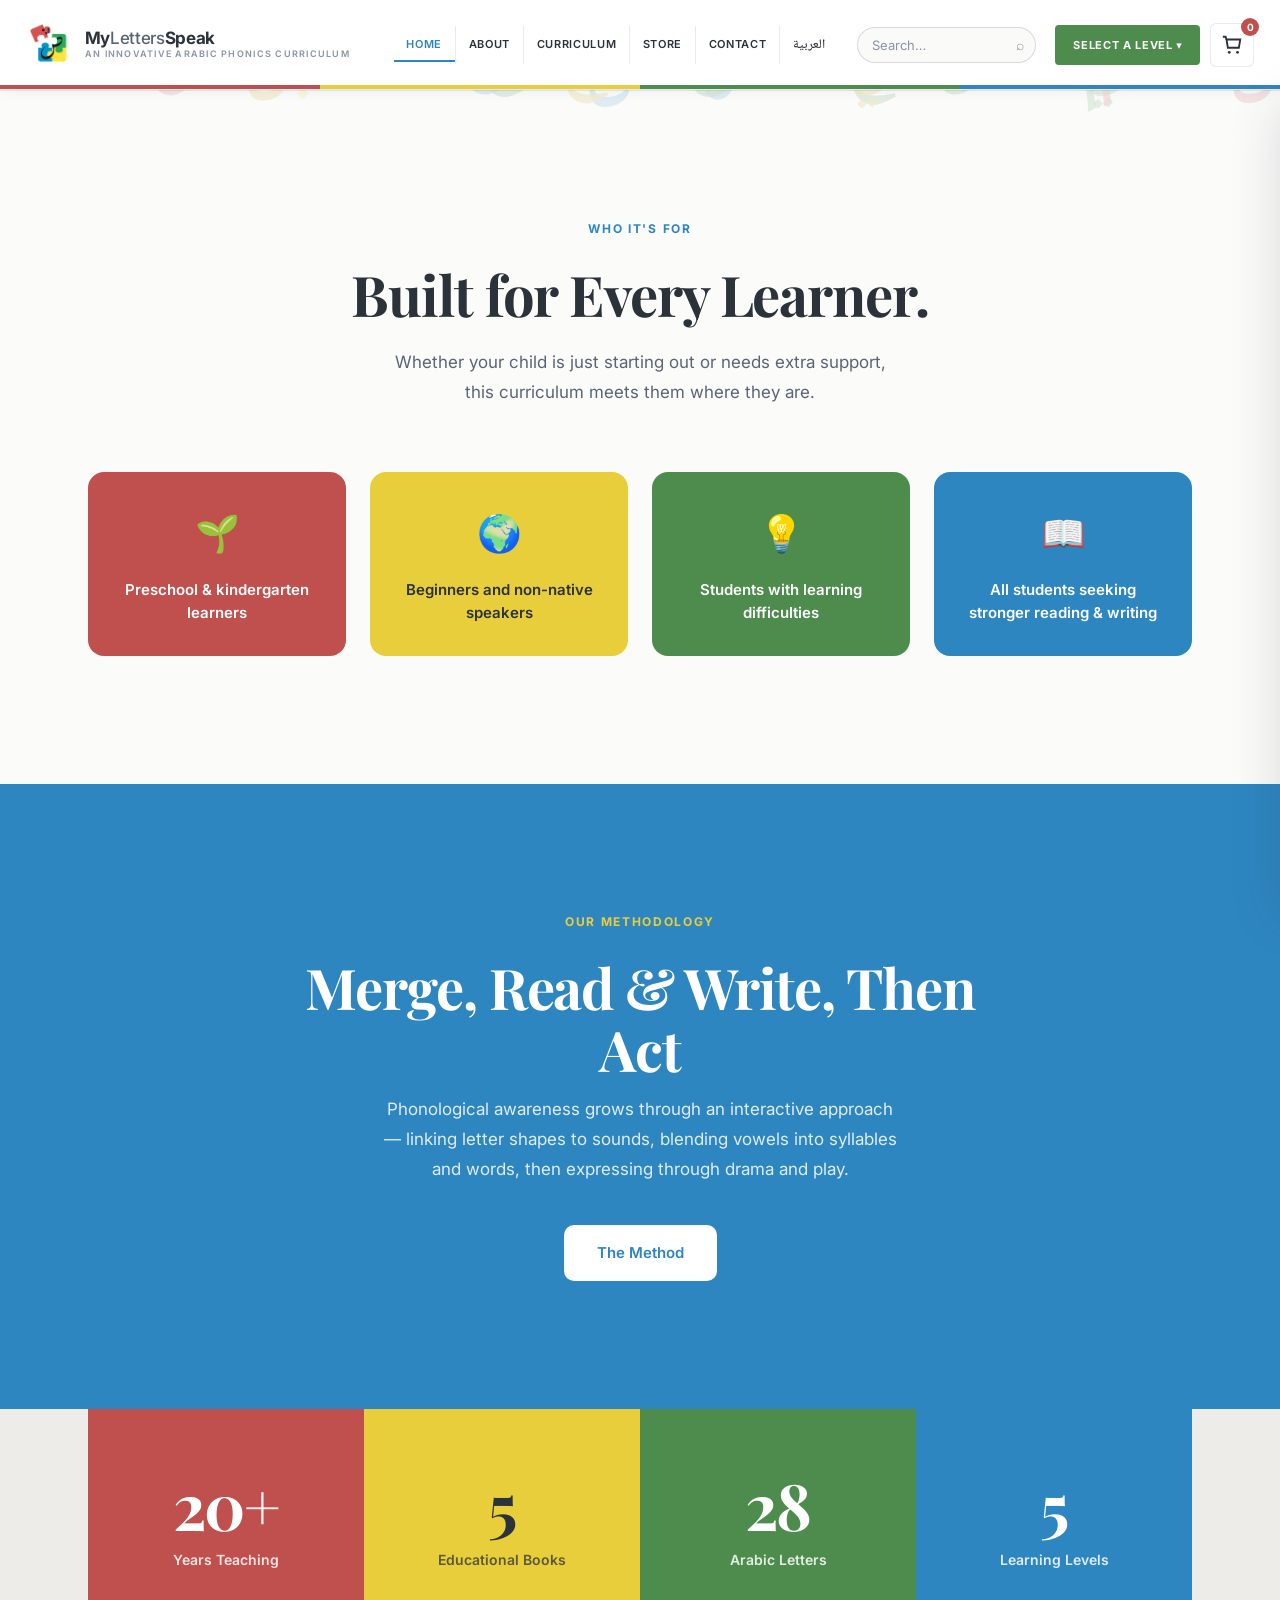
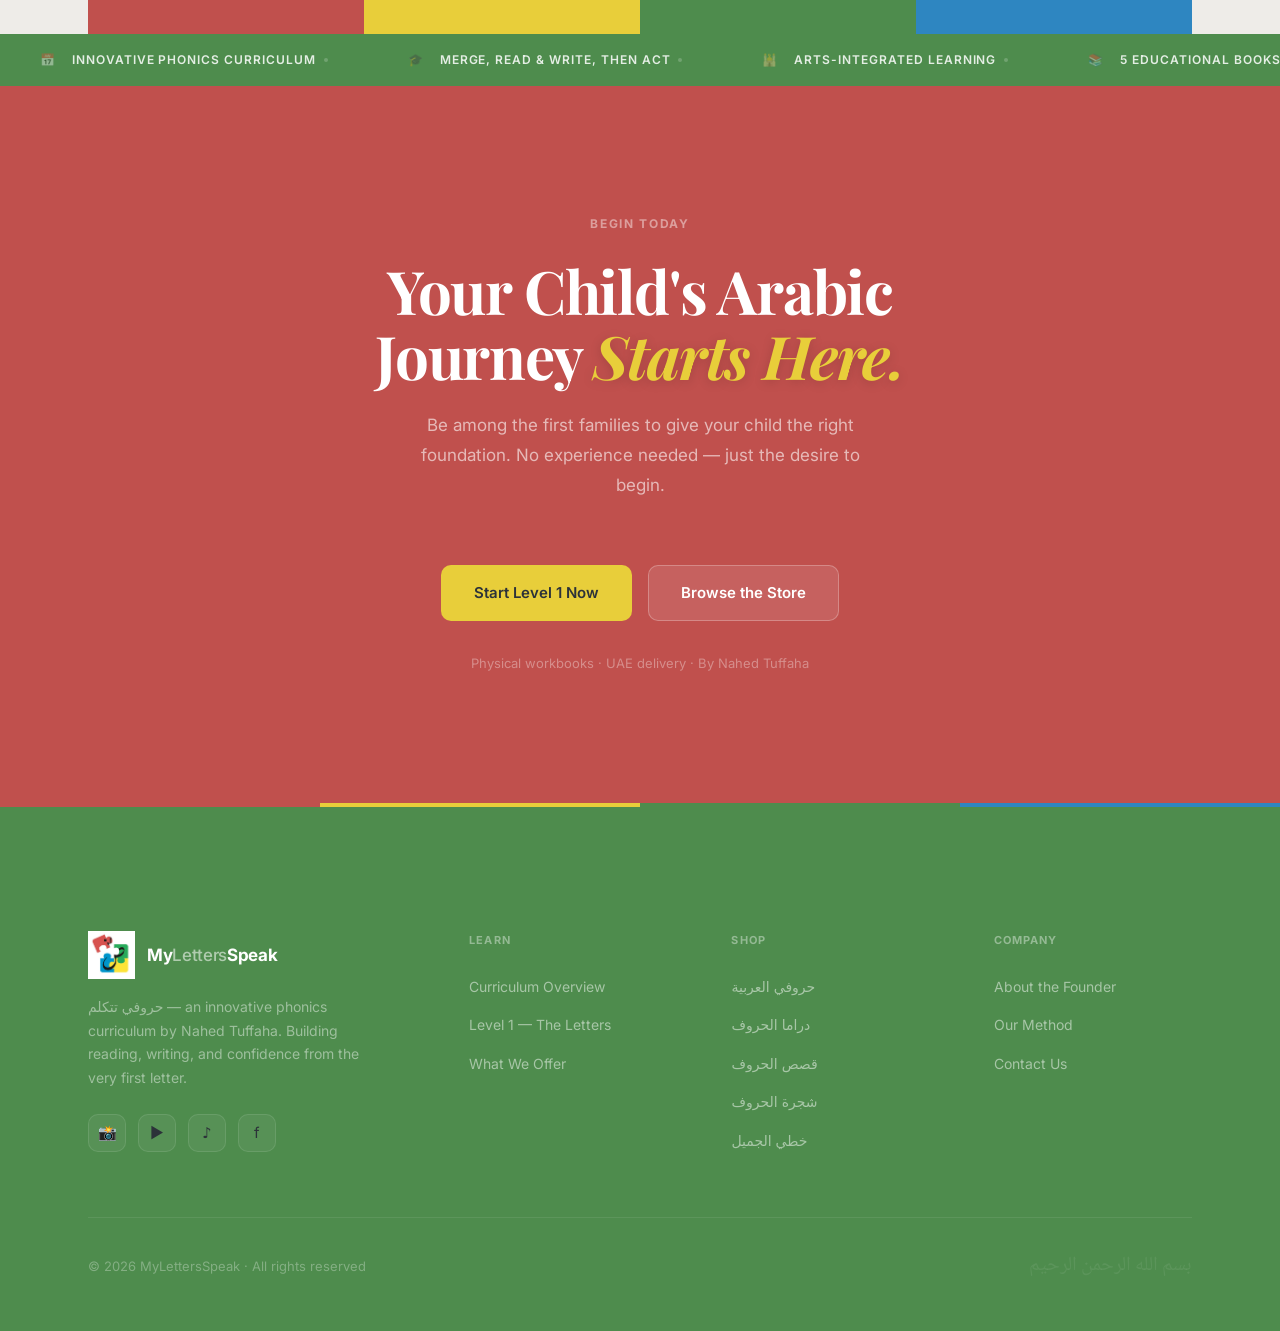
<file: index.html>
<!DOCTYPE html>
<html lang="en">
<head>
  <meta charset="UTF-8" />
  <meta name="viewport" content="width=device-width, initial-scale=1.0" />
  <title>Home — MyLettersSpeak</title>
  <link rel="preconnect" href="https://fonts.googleapis.com" />
  <link rel="preconnect" href="https://fonts.gstatic.com" crossorigin />
  <link href="https://fonts.googleapis.com/css2?family=Inter:wght@400;500;600;700&family=Noto+Naskh+Arabic:wght@400;500;600;700&family=Oswald:wght@500;600;700&family=Playfair+Display:wght@600;700;800&display=swap" rel="stylesheet" />
  <link rel="stylesheet" href="styles.css" />
</head>
<body data-page-title="title.home">

<div class="page-letter-rain" id="rainCanvas" aria-hidden="true"></div>
<div class="page-content">

<nav class="nav" id="nav">
  <div class="nav-inner">
    <a href="index.html" class="logo">
      <img class="logo-mark" src="assets/logo.png" alt="MyLettersSpeak" data-i18n-alt="brand.alt" />
      <div class="logo-text">
        <span class="logo-name" data-i18n-html="brand.name">My<em>Letters</em>Speak</span>
        <span class="logo-tagline" data-i18n="nav.tagline">Where Letters Come Alive</span>
      </div>
    </a>
    <div class="header-center">
      <ul class="nav-links">
        <li><a href="index.html" class="active" data-i18n="nav.home">Home</a></li>
        <li><a href="about.html" data-i18n="nav.about">About</a></li>
        <li><a href="curriculum.html" data-i18n="nav.curriculum">Curriculum</a></li>
        <li><a href="store.html" data-i18n="nav.store">Store</a></li>
        <li><a href="contact.html" data-i18n="nav.contact">Contact</a></li>
        <li><button type="button" id="langToggle" class="lang-toggle nav-arabic" data-i18n="nav.lang.ar">العربية</button></li>
      </ul>
      <div class="header-search">
        <input type="search" placeholder="Search…" aria-label="Search site" data-i18n-placeholder="nav.search" data-i18n-aria="nav.search" />
        <span class="header-search-icon" aria-hidden="true">⌕</span>
      </div>
      <div class="nav-actions">
        <div class="level-dropdown" id="levelDropdown">
          <button type="button" class="level-dropdown-btn" id="levelDropdownBtn" data-i18n="nav.selectLevel" aria-expanded="false" aria-haspopup="true">Select a Level ▾
          </button>
          <ul class="level-dropdown-menu" role="menu">
            <li role="none"><a href="curriculum.html#level-1" role="menuitem" data-i18n="nav.l1">Level 1 — Al-Huroof<span data-i18n="nav.l1sub">28 letters, all forms, pronunciation</span></a></li>
            <li role="none"><a href="curriculum.html#level-2" role="menuitem" data-i18n="nav.l2">Level 2 — Al-Kalimat<span data-i18n="nav.l2sub">Vowels, joining rules, first vocabulary</span></a></li>
            <li role="none"><a href="curriculum.html#level-3" role="menuitem" data-i18n="nav.l3">Level 3 — Al-Jumla<span data-i18n="nav.l3sub">Grammar patterns, sentence building</span></a></li>
            <li role="none"><a href="curriculum.html#level-4" role="menuitem" data-i18n="nav.l4">Level 4 — Al-Nass<span data-i18n="nav.l4sub">Reading passages with comprehension</span></a></li>
            <li role="none"><a href="curriculum.html#level-5" role="menuitem" data-i18n="nav.l5">Level 5 — Al-Fasaha<span data-i18n="nav.l5sub">Fluent reading, writing, and expression</span></a></li>
          </ul>
        </div>
        <div class="cart-wrap" id="cartWrap">
          <button type="button" class="cart-btn" id="cartBtn" aria-expanded="false" aria-controls="cartPanel" data-i18n-aria="cart.label" aria-label="Shopping cart">
            <svg class="cart-icon" viewBox="0 0 24 24" fill="none" stroke="currentColor" stroke-width="2" aria-hidden="true">
              <path d="M6 6h15l-1.5 9h-12z"/><circle cx="9" cy="20" r="1.5" fill="currentColor" stroke="none"/><circle cx="18" cy="20" r="1.5" fill="currentColor" stroke="none"/><path d="M6 6L5 3H2"/>
            </svg>
            <span class="cart-count" id="cartCount" hidden>0</span>
          </button>
        </div>
      </div>
    </div>
  </div>
  <div class="cart-drawer" id="cartPanel" aria-hidden="true">
    <div class="cart-drawer-header">
      <h2 class="cart-drawer-title" data-i18n="cart.title">Your Cart</h2>
      <button type="button" class="cart-close" id="cartClose" data-i18n-aria="cart.close" aria-label="Close cart">×</button>
    </div>
    <div class="cart-drawer-body" id="cartItems"></div>
    <div class="cart-drawer-footer" id="cartFooter" hidden>
      <div class="cart-total-row"><span data-i18n="cart.total">Total</span><strong id="cartTotal">AED 0</strong></div>
      <a href="checkout.html" class="btn btn-primary btn-lg cart-checkout" data-i18n="cart.checkout">Proceed to Checkout</a>
    </div>
  </div>
  <div class="cart-backdrop" id="cartBackdrop"></div>
</nav>

<section class="audience-section" id="audience">
  <div class="container">
    <div class="audience-header" data-reveal>
      <span class="section-label" data-i18n="home.audienceLabel">Who It's For</span>
      <h1 class="section-title" data-i18n="home.audienceTitle">Built for Every Learner.</h1>
      <p class="section-body center" data-i18n="home.audienceSub">Whether your child is just starting out or needs extra support, this curriculum meets them where they are.</p>
    </div>
    <div class="audience-grid">
      <div class="audience-card" data-reveal data-delay="1">
        <div class="audience-icon">🌱</div>
        <p data-i18n="home.a1">Preschool &amp; kindergarten learners</p>
      </div>
      <div class="audience-card" data-reveal data-delay="2">
        <div class="audience-icon">🌍</div>
        <p data-i18n="home.a2">Beginners and non-native speakers</p>
      </div>
      <div class="audience-card" data-reveal data-delay="3">
        <div class="audience-icon">💡</div>
        <p data-i18n="home.a3">Students with learning difficulties</p>
      </div>
      <div class="audience-card" data-reveal data-delay="4">
        <div class="audience-icon">📖</div>
        <p data-i18n="home.a4">All students seeking stronger reading &amp; writing</p>
      </div>
    </div>
  </div>
</section>

<section class="methodology-banner" id="method">
  <div class="container">
    <div class="methodology-banner-inner" data-reveal>
      <span class="section-label" data-i18n="home.methodLabel">Our Methodology</span>
      <h2 class="section-title" data-i18n="home.methodTitle">Merge, Read &amp; Write, Then Act</h2>
      <p class="section-body center" data-i18n="home.methodSub">Phonological awareness grows through an interactive approach — linking letter shapes to sounds, blending vowels into syllables and words, then expressing through drama and play.</p>
      <a href="about.html#method" class="btn btn-primary btn-lg" data-i18n="about.methodLabel">The Method →</a>
    </div>
  </div>
</section>

<section class="stats-band">
  <div class="container">
    <div class="stats-grid" data-reveal>
      <div class="stat-cell">
        <div class="stat-num">20<span class="accent-blue">+</span></div>
        <div class="stat-label" data-i18n="home.stat1">Years Teaching</div>
      </div>
      <div class="stat-cell">
        <div class="stat-num">5</div>
        <div class="stat-label" data-i18n="home.stat2">Educational Books</div>
      </div>
      <div class="stat-cell">
        <div class="stat-num">28</div>
        <div class="stat-label" data-i18n="home.stat3">Arabic Letters</div>
      </div>
      <div class="stat-cell">
        <div class="stat-num">5</div>
        <div class="stat-label" data-i18n="home.stat4">Learning Levels</div>
      </div>
    </div>
  </div>
</section>

<div class="marquee-strip">
  <div class="marquee-inner" id="marqueeInner"></div>
</div>

<section class="cta-section">
  <div class="container">
    <div class="cta-inner">
      <div class="cta-eyebrow" data-reveal data-i18n="home.ctaEyebrow">Begin Today</div>
      <h2 class="cta-title" data-reveal data-delay="1" data-i18n-html="home.ctaTitle">Your Child's Arabic<br/>Journey <span>Starts Here.</span></h2>
      <p class="cta-sub" data-reveal data-delay="2" data-i18n="home.ctaSub">
        Be among the first families to give your child the right foundation.
        No experience needed — just the desire to begin.
      </p>
      <div class="cta-btns" data-reveal data-delay="3">
        <a href="contact.html" class="btn btn-yellow btn-lg" data-i18n="home.ctaBtn1">Start Level 1 Now</a>
        <a href="store.html" class="btn btn-white btn-lg" data-i18n="home.ctaBtn2">Browse the Store</a>
      </div>
      <p class="cta-fine" data-reveal data-delay="4" data-i18n="home.ctaFine">
        No subscription required <span>·</span> Instant digital access <span>·</span> 30-day money-back guarantee
      </p>
    </div>
  </div>
</section>

<footer>
  <div class="container">
    <div class="footer-top">
      <div>
        <a href="index.html" class="logo">
          <img class="logo-mark" src="assets/logo.png" alt="MyLettersSpeak" data-i18n-alt="brand.alt" />
          <span class="logo-name" data-i18n-html="brand.name">My<em>Letters</em>Speak</span>
        </a>
        <p class="footer-brand-desc" data-i18n="footer.desc">A structured, joyful Arabic curriculum built for children — from the very first letter to confident reading and writing.</p>
        <div class="footer-socials">
          <div class="social-icon" title="Instagram">📸</div>
          <div class="social-icon" title="YouTube">▶</div>
          <div class="social-icon" title="TikTok">♪</div>
          <div class="social-icon" title="Facebook">f</div>
        </div>
      </div>
      <div>
        <div class="footer-col-title" data-i18n="footer.learn">Learn</div>
        <ul class="footer-links">
          <li><a href="curriculum.html" data-i18n="footer.curriculumOverview">Curriculum Overview</a></li>
          <li><a href="curriculum.html#level-1" data-i18n="footer.level1">Level 1 — The Letters</a></li>
          <li><a href="learn.html" data-i18n="footer.whatWeOffer">What We Offer</a></li>
        </ul>
      </div>
      <div>
        <div class="footer-col-title" data-i18n="footer.shop">Shop</div>
        <ul class="footer-links">
          <li><a href="store.html">حروفي العربية</a></li>
          <li><a href="store.html">دراما الحروف</a></li>
          <li><a href="store.html">قصص الحروف</a></li>
          <li><a href="store.html">شجرة الحروف</a></li>
          <li><a href="store.html">خطي الجميل</a></li>
        </ul>
      </div>
      <div>
        <div class="footer-col-title" data-i18n="footer.company">Company</div>
        <ul class="footer-links">
          <li><a href="about.html" data-i18n="footer.aboutFounder">About the Founder</a></li>
          <li><a href="about.html" data-i18n="footer.ourMethod">Our Method</a></li>
          <li><a href="contact.html" data-i18n="footer.contactUs">Contact Us</a></li>
        </ul>
      </div>
    </div>
    <div class="footer-bottom">
      <span data-i18n="footer.rights">© 2026 MyLettersSpeak · All rights reserved</span>
      <span class="footer-arabic">بسم الله الرحمن الرحيم</span>
    </div>
  </div>
</footer>

</div>
<script src="i18n.js"></script>
<script src="main.js"></script>
</body>
</html>
</file>
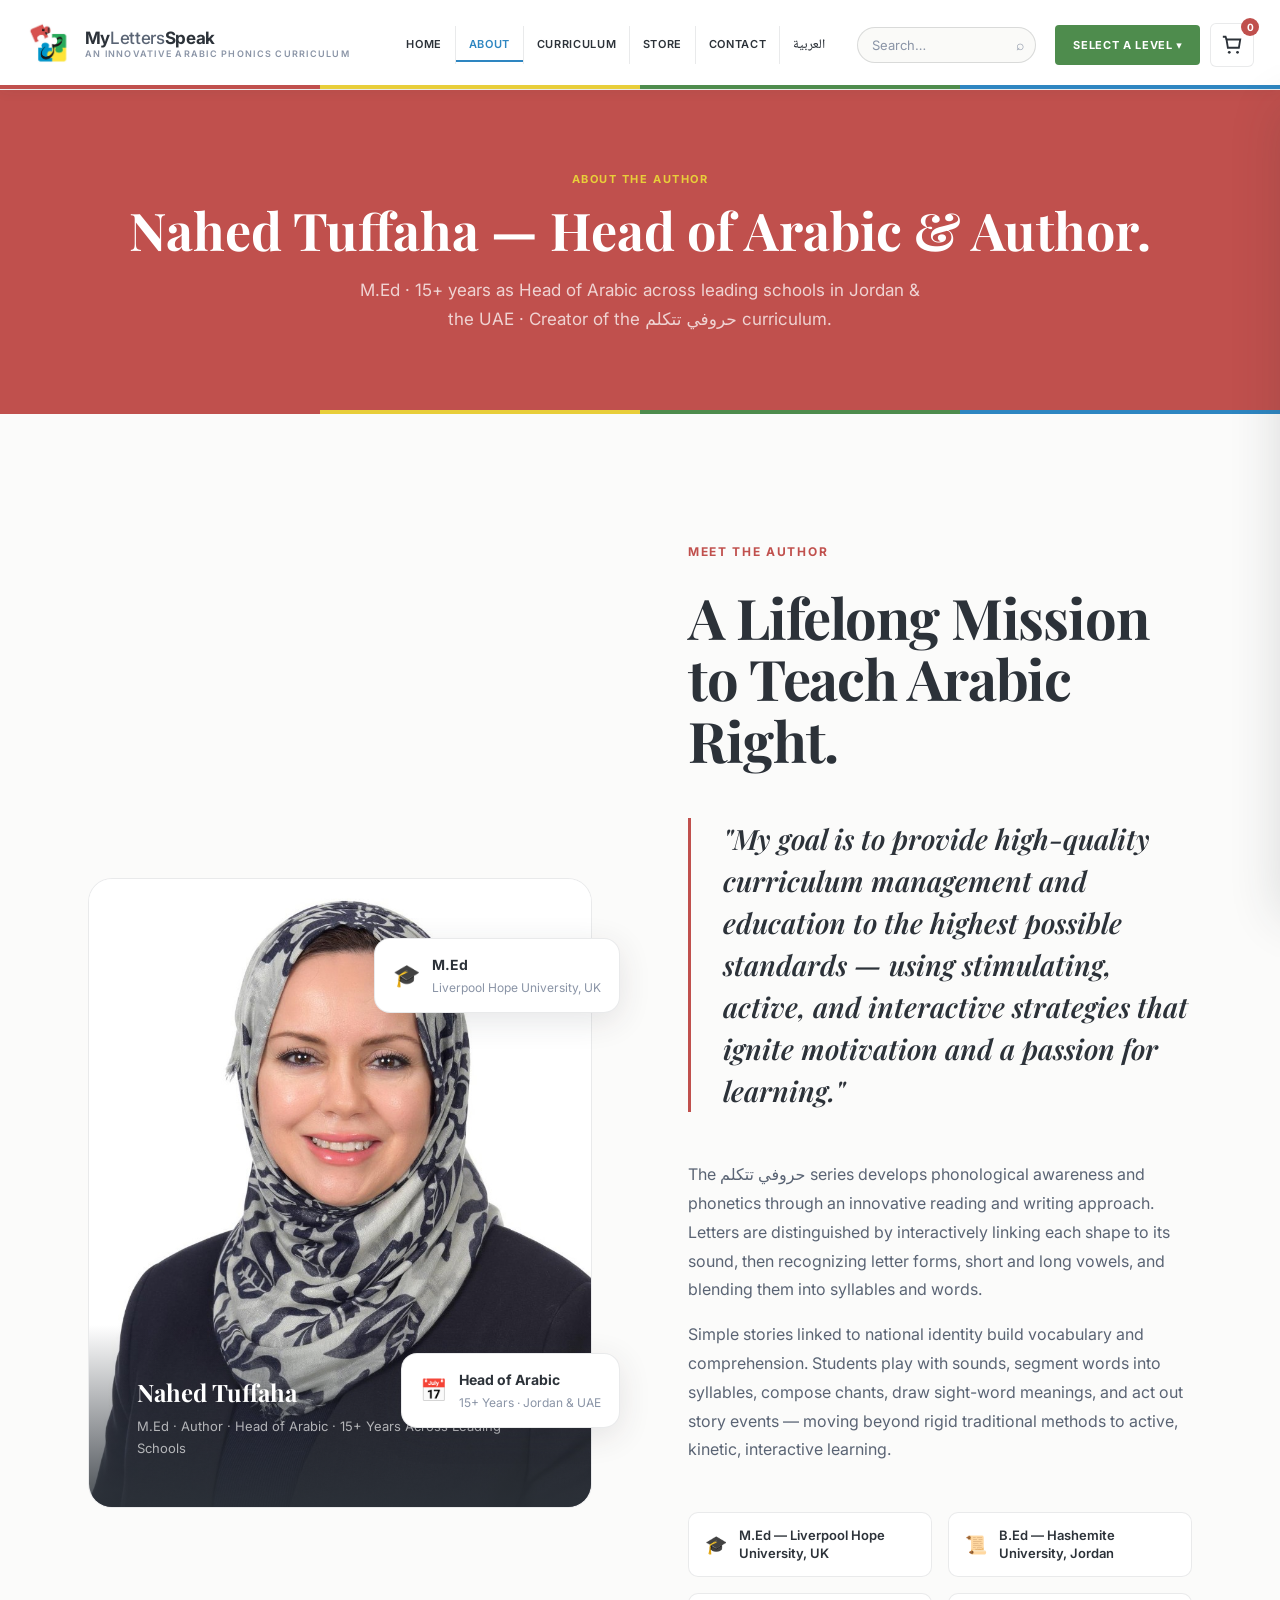
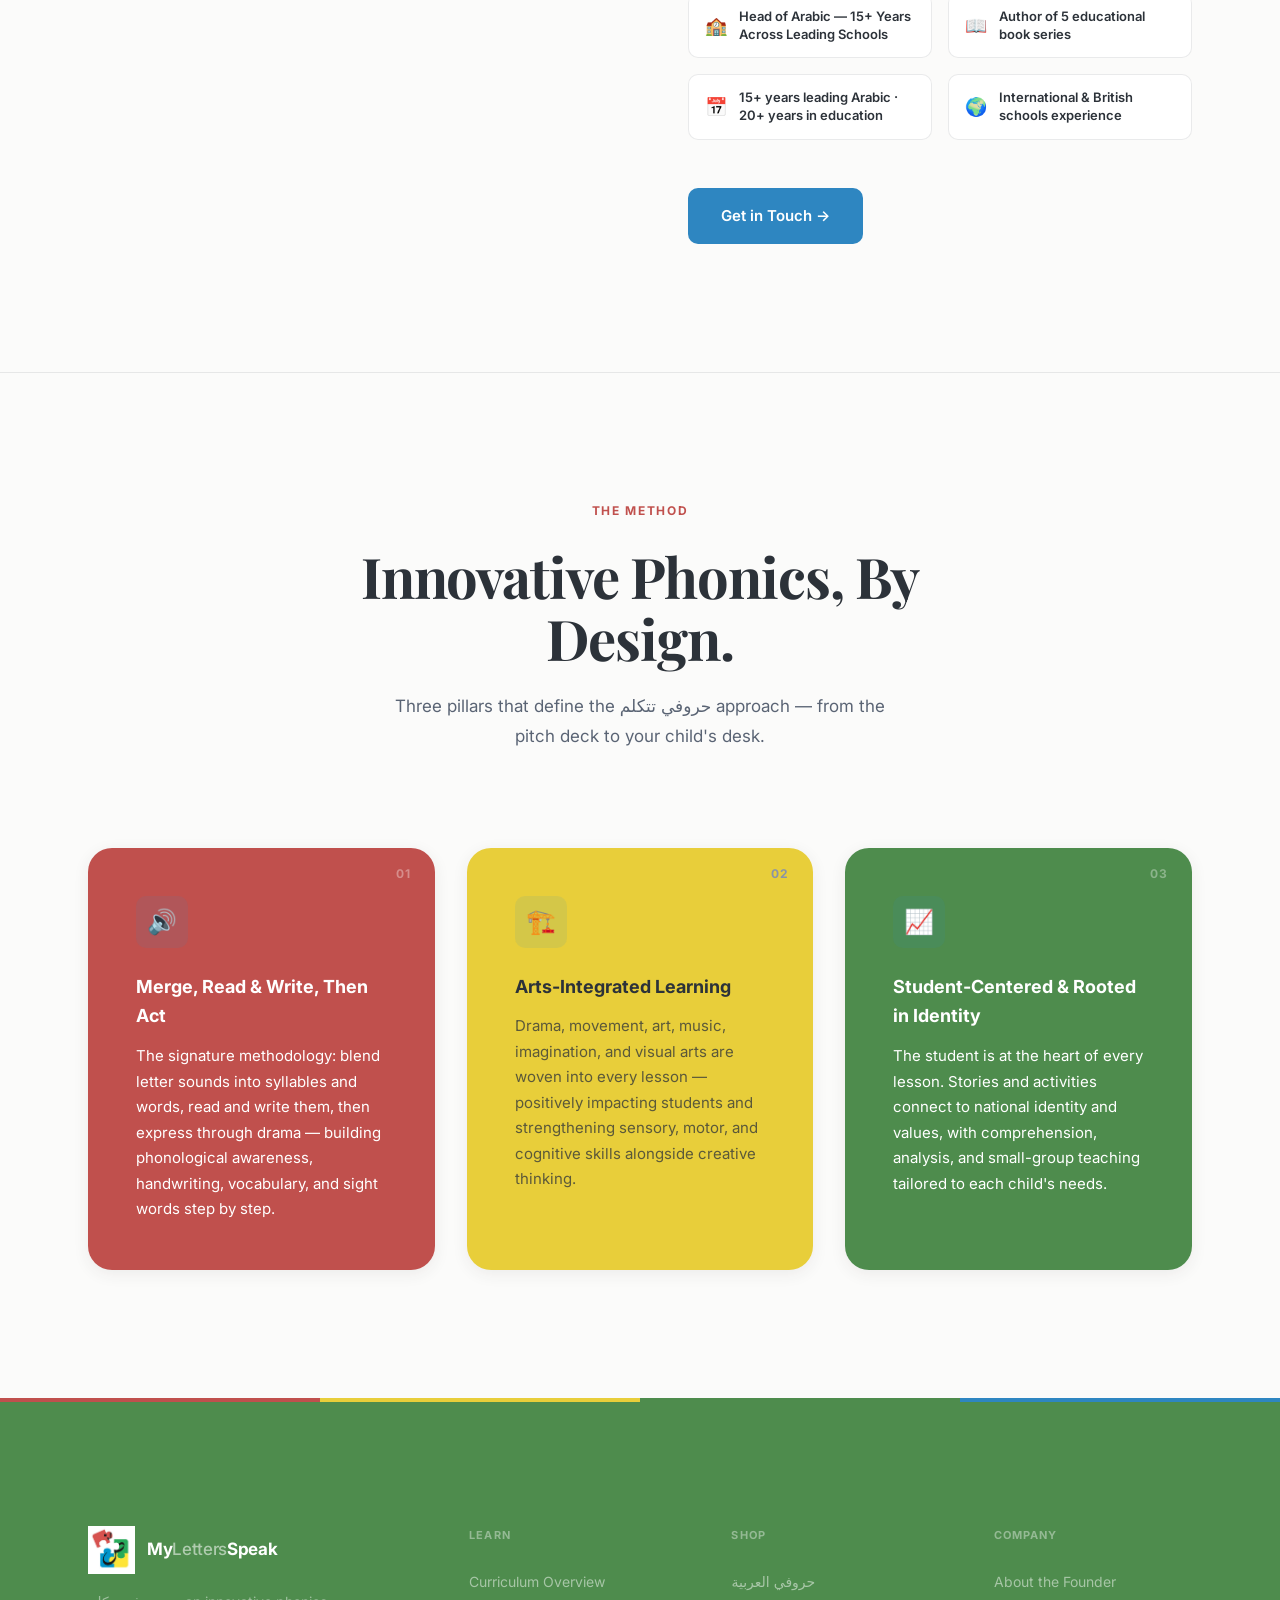
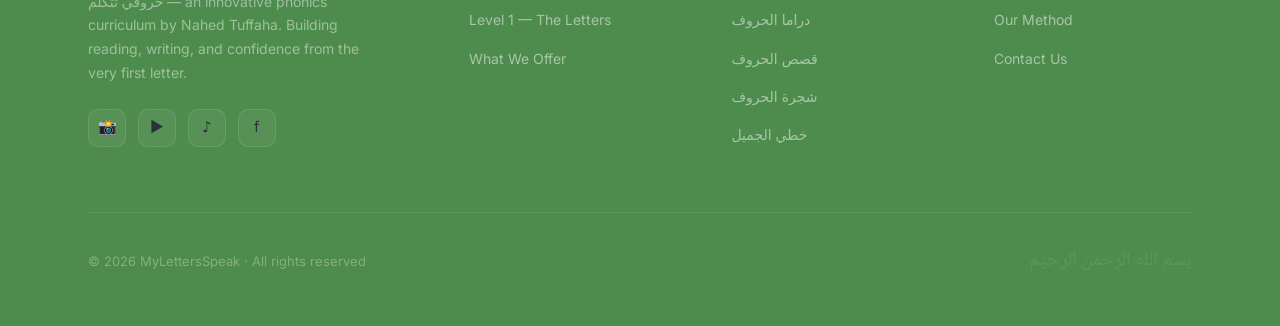
<file: about.html>
<!DOCTYPE html>
<html lang="en">
<head>
  <meta charset="UTF-8" />
  <meta name="viewport" content="width=device-width, initial-scale=1.0" />
  <title>About — MyLettersSpeak</title>
  <link rel="preconnect" href="https://fonts.googleapis.com" />
  <link rel="preconnect" href="https://fonts.gstatic.com" crossorigin />
  <link href="https://fonts.googleapis.com/css2?family=Inter:wght@400;500;600;700&family=Noto+Naskh+Arabic:wght@400;500;600;700&family=Oswald:wght@500;600;700&family=Playfair+Display:wght@600;700;800&display=swap" rel="stylesheet" />
  <link rel="stylesheet" href="styles.css" />
</head>
<body data-page-title="title.about">

<div class="page-letter-rain" id="rainCanvas" aria-hidden="true"></div>
<div class="page-content">

<nav class="nav" id="nav">
  <div class="nav-inner">
    <a href="index.html" class="logo">
      <img class="logo-mark" src="assets/logo.png" alt="MyLettersSpeak" data-i18n-alt="brand.alt" />
      <div class="logo-text">
        <span class="logo-name" data-i18n-html="brand.name">My<em>Letters</em>Speak</span>
        <span class="logo-tagline" data-i18n="nav.tagline">Where Letters Come Alive</span>
      </div>
    </a>
    <div class="header-center">
      <ul class="nav-links">
        <li><a href="index.html" data-i18n="nav.home">Home</a></li>
        <li><a href="about.html" class="active" data-i18n="nav.about">About</a></li>
        <li><a href="curriculum.html" data-i18n="nav.curriculum">Curriculum</a></li>
        <li><a href="store.html" data-i18n="nav.store">Store</a></li>
        <li><a href="contact.html" data-i18n="nav.contact">Contact</a></li>
        <li><button type="button" id="langToggle" class="lang-toggle nav-arabic" data-i18n="nav.lang.ar">العربية</button></li>
      </ul>
      <div class="header-search">
        <input type="search" placeholder="Search…" aria-label="Search site" data-i18n-placeholder="nav.search" data-i18n-aria="nav.search" />
        <span class="header-search-icon" aria-hidden="true">⌕</span>
      </div>
      <div class="nav-actions">
        <div class="level-dropdown" id="levelDropdown">
          <button type="button" class="level-dropdown-btn" id="levelDropdownBtn" data-i18n="nav.selectLevel" aria-expanded="false" aria-haspopup="true">Select a Level ▾
          </button>
          <ul class="level-dropdown-menu" role="menu">
            <li role="none"><a href="curriculum.html#level-1" role="menuitem" data-i18n="nav.l1">Level 1 — Al-Huroof<span data-i18n="nav.l1sub">28 letters, all forms, pronunciation</span></a></li>
            <li role="none"><a href="curriculum.html#level-2" role="menuitem" data-i18n="nav.l2">Level 2 — Al-Kalimat<span data-i18n="nav.l2sub">Vowels, joining rules, first vocabulary</span></a></li>
            <li role="none"><a href="curriculum.html#level-3" role="menuitem" data-i18n="nav.l3">Level 3 — Al-Jumla<span data-i18n="nav.l3sub">Grammar patterns, sentence building</span></a></li>
            <li role="none"><a href="curriculum.html#level-4" role="menuitem" data-i18n="nav.l4">Level 4 — Al-Nass<span data-i18n="nav.l4sub">Reading passages with comprehension</span></a></li>
            <li role="none"><a href="curriculum.html#level-5" role="menuitem" data-i18n="nav.l5">Level 5 — Al-Fasaha<span data-i18n="nav.l5sub">Fluent reading, writing, and expression</span></a></li>
          </ul>
        </div>
        <div class="cart-wrap" id="cartWrap">
          <button type="button" class="cart-btn" id="cartBtn" aria-expanded="false" aria-controls="cartPanel" data-i18n-aria="cart.label" aria-label="Shopping cart">
            <svg class="cart-icon" viewBox="0 0 24 24" fill="none" stroke="currentColor" stroke-width="2" aria-hidden="true">
              <path d="M6 6h15l-1.5 9h-12z"/><circle cx="9" cy="20" r="1.5" fill="currentColor" stroke="none"/><circle cx="18" cy="20" r="1.5" fill="currentColor" stroke="none"/><path d="M6 6L5 3H2"/>
            </svg>
            <span class="cart-count" id="cartCount" hidden>0</span>
          </button>
        </div>
      </div>
    </div>
  </div>
  <div class="cart-drawer" id="cartPanel" aria-hidden="true">
    <div class="cart-drawer-header">
      <h2 class="cart-drawer-title" data-i18n="cart.title">Your Cart</h2>
      <button type="button" class="cart-close" id="cartClose" data-i18n-aria="cart.close" aria-label="Close cart">×</button>
    </div>
    <div class="cart-drawer-body" id="cartItems"></div>
    <div class="cart-drawer-footer" id="cartFooter" hidden>
      <div class="cart-total-row"><span data-i18n="cart.total">Total</span><strong id="cartTotal">AED 0</strong></div>
      <a href="checkout.html" class="btn btn-primary btn-lg cart-checkout" data-i18n="cart.checkout">Proceed to Checkout</a>
    </div>
  </div>
  <div class="cart-backdrop" id="cartBackdrop"></div>
</nav>

<header class="page-hero hero-red">
  <span class="page-hero-label" data-i18n="about.heroLabel">About Us</span>
  <h1 class="page-hero-title" data-i18n="about.heroTitle">A Master Educator Who Loves Children.</h1>
  <p class="page-hero-sub" data-i18n="about.heroSub">20+ years teaching Arabic — rooted in classical tradition, built for modern families.</p>
</header>
<section class="founder-section" id="about">
  <div class="container">
    <div class="founder-grid">
      <div class="founder-visual" data-reveal="left">
        <div class="founder-photo-frame">
          <img class="founder-photo-img" src="assets/founder/nahid-tuffaha.png" alt="Nahed Tuffaha" data-i18n-alt="about.founderName" />
          <div class="founder-photo-overlay">
            <div class="founder-photo-name" data-i18n="about.founderName">Nahed Tuffaha</div>
            <div class="founder-photo-title" data-i18n="about.founderTitle">M.Ed · Author · Head of Arabic · 15+ Years Across Leading Schools</div>
          </div>
        </div>
        <div class="founder-badge-card bc2">
          <div class="badge-emoji">🎓</div>
          <div>
            <div class="badge-info-main" data-i18n="about.badge1main">Ijazah Certified</div>
            <div class="badge-info-sub" data-i18n="about.badge1sub">Classical Arabic Language</div>
          </div>
        </div>
        <div class="founder-badge-card bc1">
          <div class="badge-emoji">📅</div>
          <div>
            <div class="badge-info-main" data-i18n="about.badge2main">Head of Arabic</div>
            <div class="badge-info-sub" data-i18n="about.badge2sub">15+ Years · Jordan & UAE</div>
          </div>
        </div>
      </div>
      <div data-reveal="right" data-delay="1">
        <span class="section-label" data-i18n="about.label">Meet Your Teacher</span>
        <h2 class="section-title" data-i18n="about.title">A Master Educator Who Loves Children.</h2>
        <blockquote class="founder-quote" data-i18n="about.quote">
          "Arabic is not a subject to be studied. It is a world to be entered —
          and every child deserves a guide who knows the way."
        </blockquote>
        <p class="founder-body" data-i18n="about.body1">
          The journey began not in a classroom, but at home — seated beside a grandfather
          who traced Arabic letters into the air with a patient, loving hand. That memory
          became a mission.
        </p>
        <p class="founder-body" data-i18n="about.body2">
          After earning an Ijazah in Arabic Language and spending over twenty years teaching
          children, the frustration was clear: existing materials
          either rushed the foundations or failed to engage young minds. MyLettersSpeak
          was built to change that.
        </p>
        <div class="cred-grid">
          <div class="cred-item"><span class="cred-icon">🎓</span><span class="cred-text" data-i18n="about.cred1">M.Ed — Liverpool Hope University, UK</span></div>
          <div class="cred-item"><span class="cred-icon">📜</span><span class="cred-text" data-i18n="about.cred2">B.Ed — Hashemite University, Jordan</span></div>
          <div class="cred-item"><span class="cred-icon">🏫</span><span class="cred-text" data-i18n="about.cred3">Head of Arabic — 15+ Years Across Leading Schools</span></div>
          <div class="cred-item"><span class="cred-icon">📖</span><span class="cred-text" data-i18n="about.cred4">Author of 5 educational book series</span></div>
          <div class="cred-item"><span class="cred-icon">📅</span><span class="cred-text" data-i18n="about.cred5">20+ years teaching Arabic in Jordan &amp; UAE</span></div>
          <div class="cred-item"><span class="cred-icon">🌍</span><span class="cred-text" data-i18n="about.cred6">International &amp; British schools experience</span></div>
        </div>
        <a href="contact.html" class="btn btn-primary btn-lg" data-i18n="about.cta">Get in Touch →</a>
      </div>
    </div>
  </div>
</section>
<section class="method-section" id="method">
  <div class="container">
    <div class="method-header">
      <span class="section-label" data-reveal data-i18n="about.methodLabel">The Method</span>
      <h2 class="section-title" data-reveal data-delay="1" data-i18n="about.methodTitle">Different by Design.</h2>
      <p class="section-body center" data-reveal data-delay="2" data-i18n="about.methodSub">
        Three principles that separate MyLettersSpeak from everything else your child has tried.
      </p>
    </div>
    <div class="method-grid">
      <div class="method-card" data-reveal data-delay="1">
        <div class="method-num-bg">01</div>
        <div class="method-icon">🔊</div>
        <div class="method-title" data-i18n="about.m1title">Sound Before Sight</div>
        <p class="method-desc" data-i18n="about.m1desc">Before a child reads a single letter, they learn how Arabic sounds live in the mouth. This phonological foundation prevents mispronunciation habits that take years to unlearn.</p>
      </div>
      <div class="method-card" data-reveal data-delay="2">
        <div class="method-num-bg">02</div>
        <div class="method-icon">🏗️</div>
        <div class="method-title" data-i18n="about.m2title">Structure Before Speed</div>
        <p class="method-desc" data-i18n="about.m2desc">We never rush. Each level is fully mastered before the next begins. Children build genuine understanding — not surface familiarity that crumbles under pressure.</p>
      </div>
      <div class="method-card" data-reveal data-delay="3">
        <div class="method-num-bg">03</div>
        <div class="method-icon">📈</div>
        <div class="method-title" data-i18n="about.m3title">Progress Parents Can See</div>
        <p class="method-desc" data-i18n="about.m3desc">Every milestone is visible and measurable. Parents and children always know exactly where they are, what they've accomplished, and what comes next.</p>
      </div>
    </div>
  </div>
</section>

<footer>
  <div class="container">
    <div class="footer-top">
      <div>
        <a href="index.html" class="logo">
          <img class="logo-mark" src="assets/logo.png" alt="MyLettersSpeak" data-i18n-alt="brand.alt" />
          <span class="logo-name" data-i18n-html="brand.name">My<em>Letters</em>Speak</span>
        </a>
        <p class="footer-brand-desc" data-i18n="footer.desc">A structured, joyful Arabic curriculum built for children — from the very first letter to confident reading and writing.</p>
        <div class="footer-socials">
          <div class="social-icon" title="Instagram">📸</div>
          <div class="social-icon" title="YouTube">▶</div>
          <div class="social-icon" title="TikTok">♪</div>
          <div class="social-icon" title="Facebook">f</div>
        </div>
      </div>
      <div>
        <div class="footer-col-title" data-i18n="footer.learn">Learn</div>
        <ul class="footer-links">
          <li><a href="curriculum.html" data-i18n="footer.curriculumOverview">Curriculum Overview</a></li>
          <li><a href="curriculum.html#level-1" data-i18n="footer.level1">Level 1 — The Letters</a></li>
          <li><a href="learn.html" data-i18n="footer.whatWeOffer">What We Offer</a></li>
        </ul>
      </div>
      <div>
        <div class="footer-col-title" data-i18n="footer.shop">Shop</div>
        <ul class="footer-links">
          <li><a href="store.html">حروفي العربية</a></li>
          <li><a href="store.html">دراما الحروف</a></li>
          <li><a href="store.html">قصص الحروف</a></li>
          <li><a href="store.html">شجرة الحروف</a></li>
          <li><a href="store.html">خطي الجميل</a></li>
        </ul>
      </div>
      <div>
        <div class="footer-col-title" data-i18n="footer.company">Company</div>
        <ul class="footer-links">
          <li><a href="about.html" data-i18n="footer.aboutFounder">About the Founder</a></li>
          <li><a href="about.html" data-i18n="footer.ourMethod">Our Method</a></li>
          <li><a href="contact.html" data-i18n="footer.contactUs">Contact Us</a></li>
        </ul>
      </div>
    </div>
    <div class="footer-bottom">
      <span data-i18n="footer.rights">© 2026 MyLettersSpeak · All rights reserved</span>
      <span class="footer-arabic">بسم الله الرحمن الرحيم</span>
    </div>
  </div>
</footer>

</div>
<script src="i18n.js"></script>
<script src="main.js"></script>
</body>
</html>
</file>
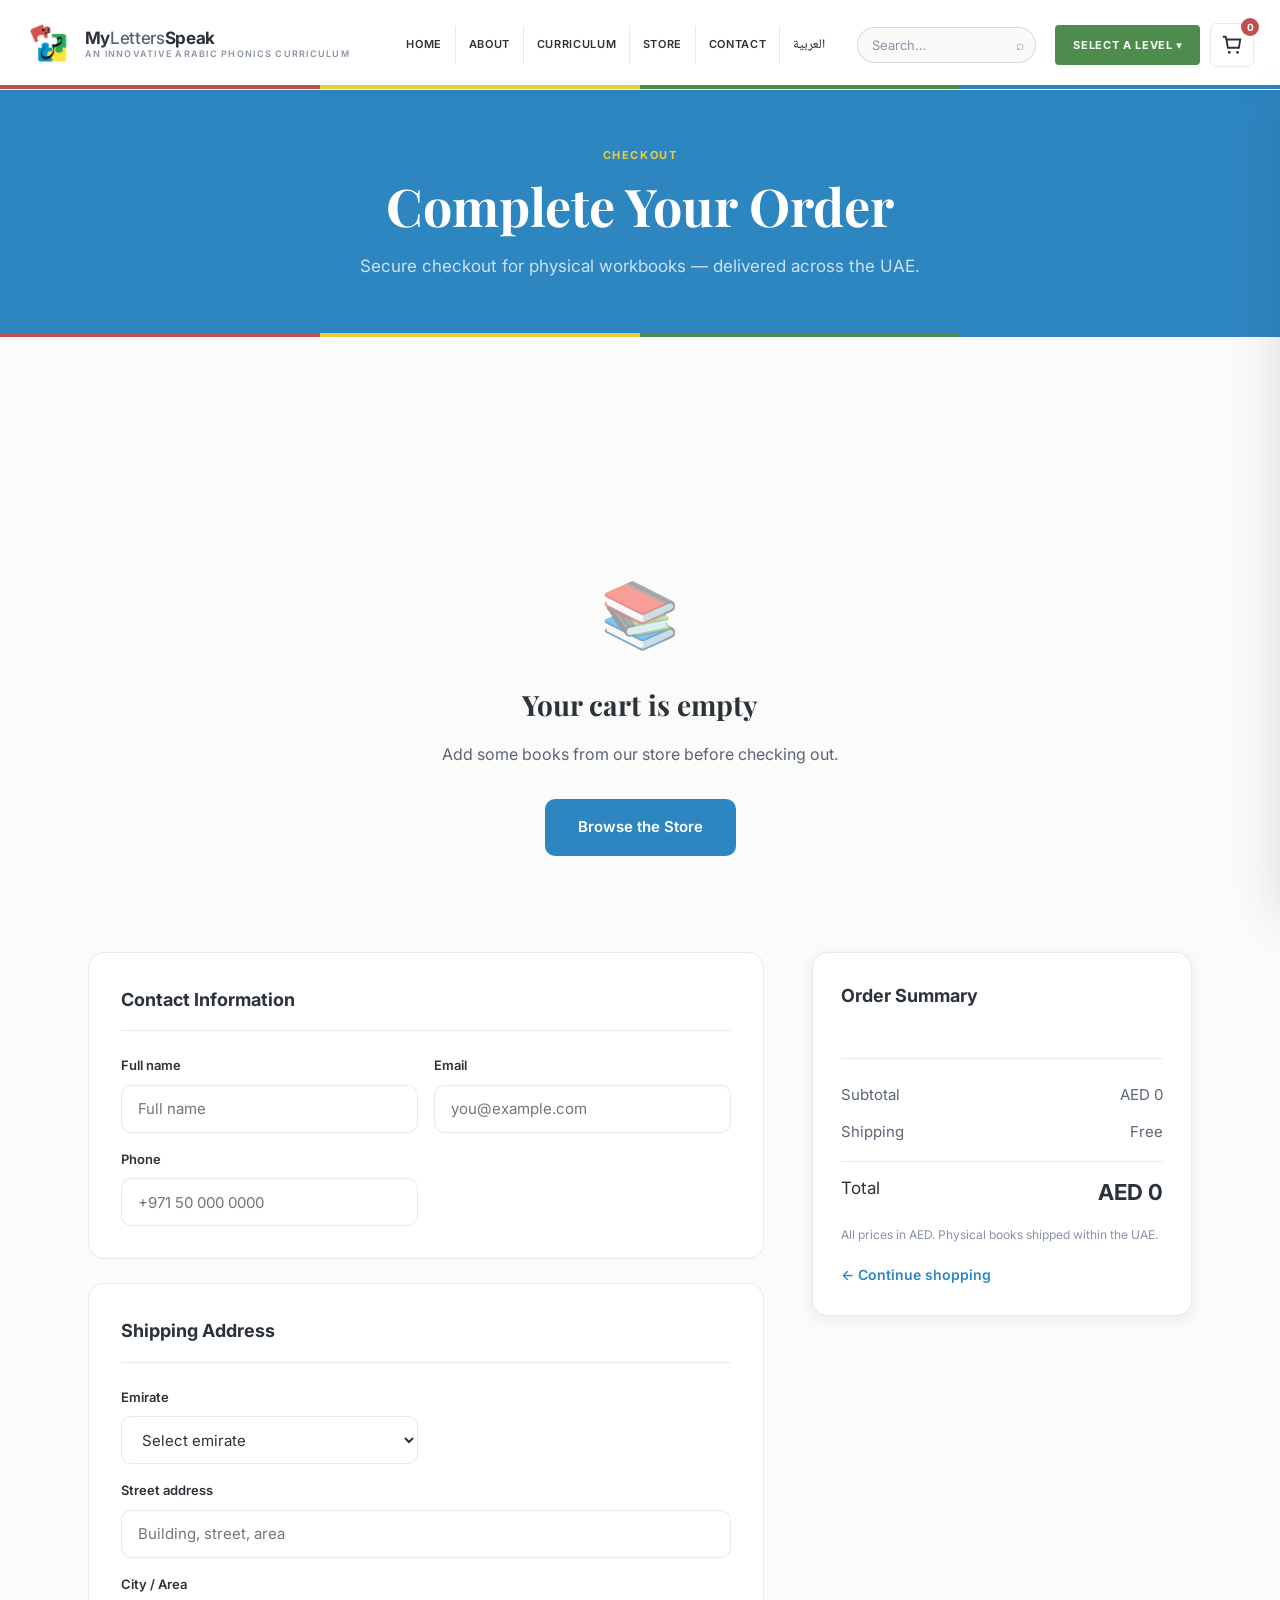
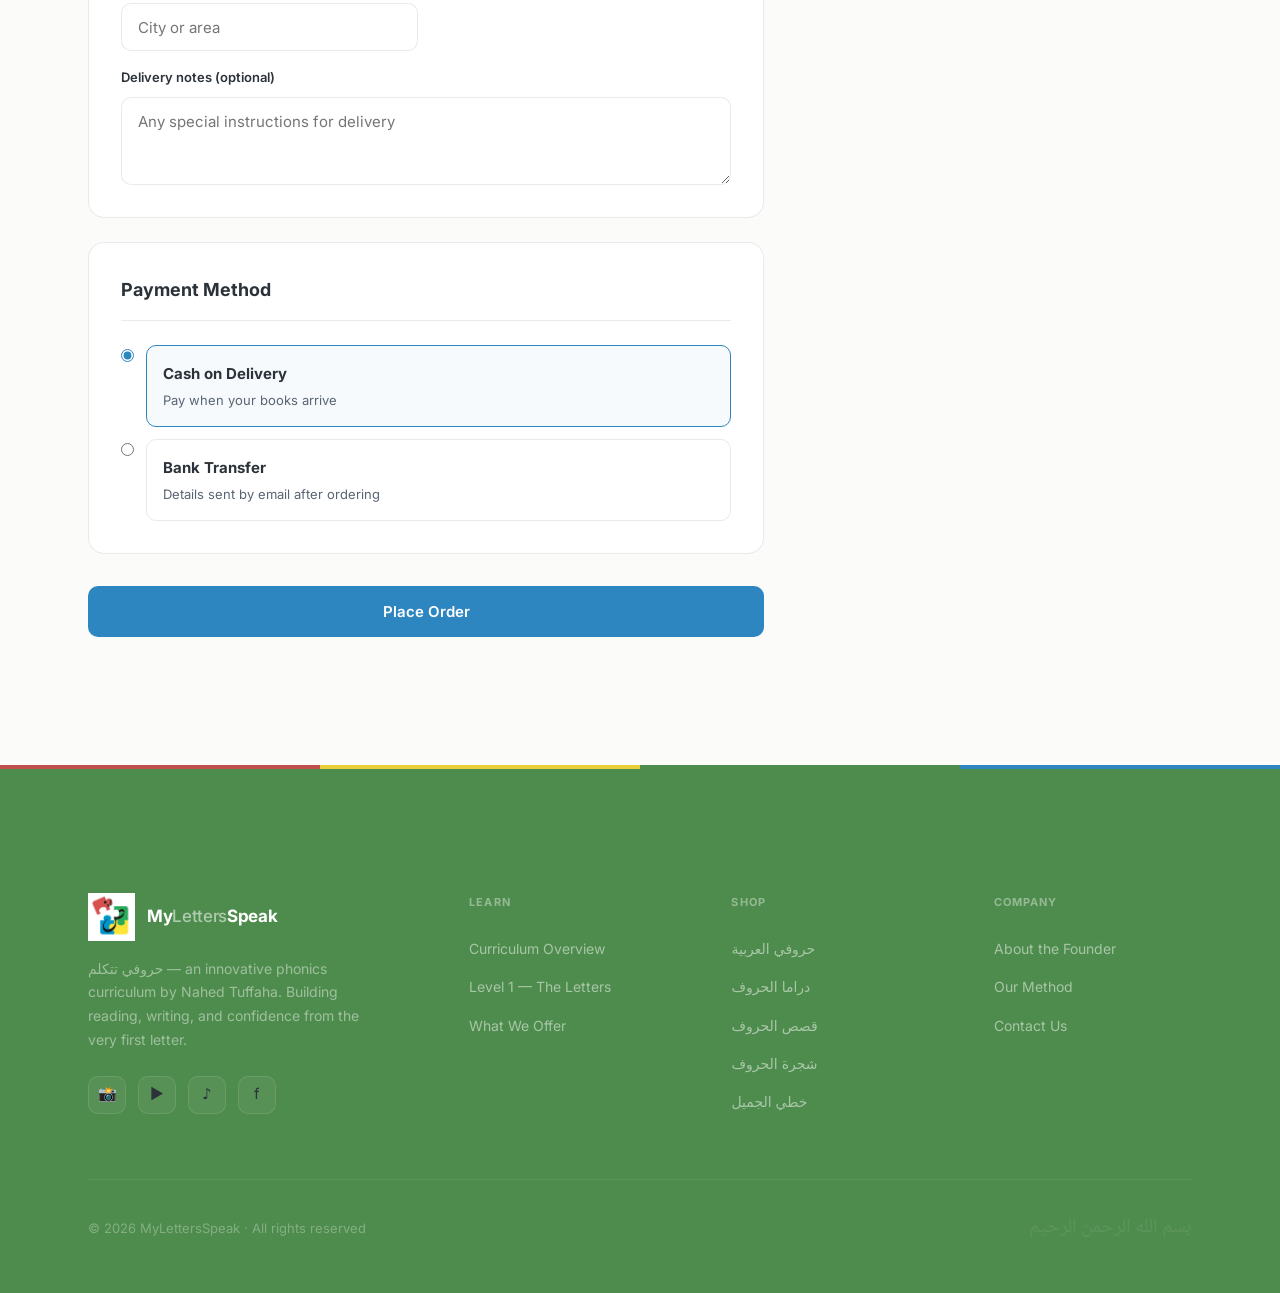
<file: checkout.html>
<!DOCTYPE html>
<html lang="en">
<head>
  <meta charset="UTF-8" />
  <meta name="viewport" content="width=device-width, initial-scale=1.0" />
  <title>Checkout — MyLettersSpeak</title>
  <link rel="preconnect" href="https://fonts.googleapis.com" />
  <link rel="preconnect" href="https://fonts.gstatic.com" crossorigin />
  <link href="https://fonts.googleapis.com/css2?family=Inter:wght@400;500;600;700&family=Noto+Naskh+Arabic:wght@400;500;600;700&family=Oswald:wght@500;600;700&family=Playfair+Display:wght@600;700;800&display=swap" rel="stylesheet" />
  <link rel="stylesheet" href="styles.css" />
</head>
<body data-page-title="title.checkout">

<div class="page-letter-rain" id="rainCanvas" aria-hidden="true"></div>
<div class="page-content">

<nav class="nav" id="nav">
  <div class="nav-inner">
    <a href="index.html" class="logo">
      <img class="logo-mark" src="assets/logo.png" alt="MyLettersSpeak" data-i18n-alt="brand.alt" />
      <div class="logo-text">
        <span class="logo-name" data-i18n-html="brand.name">My<em>Letters</em>Speak</span>
        <span class="logo-tagline" data-i18n="nav.tagline">Where Letters Come Alive</span>
      </div>
    </a>
    <div class="header-center">
      <ul class="nav-links">
        <li><a href="index.html" data-i18n="nav.home">Home</a></li>
        <li><a href="about.html" data-i18n="nav.about">About</a></li>
        <li><a href="curriculum.html" data-i18n="nav.curriculum">Curriculum</a></li>
        <li><a href="store.html" data-i18n="nav.store">Store</a></li>
        <li><a href="contact.html" data-i18n="nav.contact">Contact</a></li>
        <li><button type="button" id="langToggle" class="lang-toggle nav-arabic" data-i18n="nav.lang.ar">العربية</button></li>
      </ul>
      <div class="header-search">
        <input type="search" placeholder="Search…" aria-label="Search site" data-i18n-placeholder="nav.search" data-i18n-aria="nav.search" />
        <span class="header-search-icon" aria-hidden="true">⌕</span>
      </div>
      <div class="nav-actions">
        <div class="level-dropdown" id="levelDropdown">
          <button type="button" class="level-dropdown-btn" id="levelDropdownBtn" data-i18n="nav.selectLevel" aria-expanded="false" aria-haspopup="true">Select a Level ▾</button>
          <ul class="level-dropdown-menu" role="menu">
            <li role="none"><a href="curriculum.html#level-1" role="menuitem" data-i18n="nav.l1">Level 1 — Al-Huroof<span data-i18n="nav.l1sub">28 letters, all forms, pronunciation</span></a></li>
            <li role="none"><a href="curriculum.html#level-2" role="menuitem" data-i18n="nav.l2">Level 2 — Al-Kalimat<span data-i18n="nav.l2sub">Vowels, joining rules, first vocabulary</span></a></li>
            <li role="none"><a href="curriculum.html#level-3" role="menuitem" data-i18n="nav.l3">Level 3 — Al-Jumla<span data-i18n="nav.l3sub">Grammar patterns, sentence building</span></a></li>
            <li role="none"><a href="curriculum.html#level-4" role="menuitem" data-i18n="nav.l4">Level 4 — Al-Nass<span data-i18n="nav.l4sub">Reading passages with comprehension</span></a></li>
            <li role="none"><a href="curriculum.html#level-5" role="menuitem" data-i18n="nav.l5">Level 5 — Al-Fasaha<span data-i18n="nav.l5sub">Fluent reading, writing, and expression</span></a></li>
          </ul>
        </div>
        <div class="cart-wrap" id="cartWrap">
          <button type="button" class="cart-btn" id="cartBtn" aria-expanded="false" aria-controls="cartPanel" data-i18n-aria="cart.label" aria-label="Shopping cart">
            <svg class="cart-icon" viewBox="0 0 24 24" fill="none" stroke="currentColor" stroke-width="2" aria-hidden="true">
              <path d="M6 6h15l-1.5 9h-12z"/><circle cx="9" cy="20" r="1.5" fill="currentColor" stroke="none"/><circle cx="18" cy="20" r="1.5" fill="currentColor" stroke="none"/><path d="M6 6L5 3H2"/>
            </svg>
            <span class="cart-count" id="cartCount" hidden>0</span>
          </button>
        </div>
      </div>
    </div>
  </div>
  <div class="cart-drawer" id="cartPanel" aria-hidden="true">
    <div class="cart-drawer-header">
      <h2 class="cart-drawer-title" data-i18n="cart.title">Your Cart</h2>
      <button type="button" class="cart-close" id="cartClose" data-i18n-aria="cart.close" aria-label="Close cart">×</button>
    </div>
    <div class="cart-drawer-body" id="cartItems"></div>
    <div class="cart-drawer-footer" id="cartFooter" hidden>
      <div class="cart-total-row"><span data-i18n="cart.total">Total</span><strong id="cartTotal">AED 0</strong></div>
      <a href="checkout.html" class="btn btn-primary btn-lg cart-checkout" data-i18n="cart.checkout">Proceed to Checkout</a>
    </div>
  </div>
  <div class="cart-backdrop" id="cartBackdrop"></div>
</nav>

<header class="page-hero page-hero-compact">
  <span class="page-hero-label" data-i18n="checkout.heroLabel">Checkout</span>
  <h1 class="page-hero-title" data-i18n="checkout.heroTitle">Complete Your Order</h1>
  <p class="page-hero-sub" data-i18n="checkout.heroSub">Secure checkout for physical workbooks — delivered across the UAE.</p>
</header>

<section class="checkout-section page-main">
  <div class="container">

    <div class="checkout-empty" id="checkoutEmpty" hidden>
      <div class="checkout-empty-inner">
        <div class="checkout-empty-icon">📚</div>
        <h2 data-i18n="checkout.emptyTitle">Your cart is empty</h2>
        <p data-i18n="checkout.emptySub">Add some books from our store before checking out.</p>
        <a href="store.html" class="btn btn-primary btn-lg" data-i18n="checkout.browseStore">Browse the Store</a>
      </div>
    </div>

    <div class="checkout-success" id="checkoutSuccess" hidden>
      <div class="checkout-success-inner">
        <div class="checkout-success-icon">✓</div>
        <h2 data-i18n="checkout.successTitle">Order Placed Successfully!</h2>
        <p class="checkout-order-id"><span data-i18n="checkout.orderNum">Order number</span>: <strong id="orderNumber">—</strong></p>
        <p data-i18n="checkout.successSub">Thank you for your order. We will contact you shortly to confirm delivery details and payment.</p>
        <div class="checkout-success-actions">
          <a href="store.html" class="btn btn-primary btn-lg" data-i18n="checkout.continueShopping">Continue Shopping</a>
          <a href="index.html" class="btn btn-ghost btn-lg" data-i18n="nav.home">Home</a>
        </div>
      </div>
    </div>

    <div class="checkout-layout" id="checkoutLayout">
      <div class="checkout-form-wrap">
        <form class="checkout-form" id="checkoutForm" novalidate>
          <div class="checkout-block">
            <h2 class="checkout-block-title" data-i18n="checkout.contactTitle">Contact Information</h2>
            <div class="checkout-fields">
              <label class="checkout-field">
                <span data-i18n="checkout.fullName">Full name</span>
                <input type="text" name="name" required autocomplete="name" data-i18n-placeholder="checkout.fullNamePh" placeholder="Full name" />
              </label>
              <label class="checkout-field">
                <span data-i18n="checkout.email">Email</span>
                <input type="email" name="email" required autocomplete="email" data-i18n-placeholder="checkout.emailPh" placeholder="you@example.com" />
              </label>
              <label class="checkout-field">
                <span data-i18n="checkout.phone">Phone</span>
                <input type="tel" name="phone" required autocomplete="tel" placeholder="+971 50 000 0000" />
              </label>
            </div>
          </div>

          <div class="checkout-block">
            <h2 class="checkout-block-title" data-i18n="checkout.shippingTitle">Shipping Address</h2>
            <div class="checkout-fields">
              <label class="checkout-field">
                <span data-i18n="checkout.emirate">Emirate</span>
                <select name="emirate" required>
                  <option value="" data-i18n="checkout.emiratePh">Select emirate</option>
                  <option value="Abu Dhabi">Abu Dhabi</option>
                  <option value="Dubai">Dubai</option>
                  <option value="Sharjah">Sharjah</option>
                  <option value="Ajman">Ajman</option>
                  <option value="Umm Al Quwain">Umm Al Quwain</option>
                  <option value="Ras Al Khaimah">Ras Al Khaimah</option>
                  <option value="Fujairah">Fujairah</option>
                </select>
              </label>
              <label class="checkout-field checkout-field-full">
                <span data-i18n="checkout.address">Street address</span>
                <input type="text" name="address" required autocomplete="street-address" data-i18n-placeholder="checkout.addressPh" placeholder="Building, street, area" />
              </label>
              <label class="checkout-field">
                <span data-i18n="checkout.city">City / Area</span>
                <input type="text" name="city" required autocomplete="address-level2" data-i18n-placeholder="checkout.cityPh" placeholder="City or area" />
              </label>
              <label class="checkout-field checkout-field-full">
                <span data-i18n="checkout.notes">Delivery notes (optional)</span>
                <textarea name="notes" rows="3" data-i18n-placeholder="checkout.notesPh" placeholder="Any special instructions for delivery"></textarea>
              </label>
            </div>
          </div>

          <div class="checkout-block">
            <h2 class="checkout-block-title" data-i18n="checkout.paymentTitle">Payment Method</h2>
            <div class="checkout-payment-options">
              <label class="checkout-payment-option">
                <input type="radio" name="payment" value="cod" checked />
                <span class="checkout-payment-card">
                  <strong data-i18n="checkout.payCod">Cash on Delivery</strong>
                  <small data-i18n="checkout.payCodSub">Pay when your books arrive</small>
                </span>
              </label>
              <label class="checkout-payment-option">
                <input type="radio" name="payment" value="bank" />
                <span class="checkout-payment-card">
                  <strong data-i18n="checkout.payBank">Bank Transfer</strong>
                  <small data-i18n="checkout.payBankSub">Details sent by email after ordering</small>
                </span>
              </label>
            </div>
          </div>

          <button type="submit" class="btn btn-primary btn-lg checkout-submit" data-i18n="checkout.placeOrder">Place Order</button>
        </form>
      </div>

      <aside class="checkout-summary">
        <div class="checkout-summary-inner">
          <h2 class="checkout-summary-title" data-i18n="checkout.summaryTitle">Order Summary</h2>
          <div class="checkout-summary-items" id="checkoutSummaryItems"></div>
          <div class="checkout-summary-lines">
            <div class="checkout-summary-line">
              <span data-i18n="checkout.subtotal">Subtotal</span>
              <span id="checkoutSubtotal">AED 0</span>
            </div>
            <div class="checkout-summary-line">
              <span data-i18n="checkout.shipping">Shipping</span>
              <span id="checkoutShipping" data-i18n="checkout.shippingFree">Free</span>
            </div>
            <div class="checkout-summary-line checkout-summary-total">
              <span data-i18n="cart.total">Total</span>
              <strong id="checkoutGrandTotal">AED 0</strong>
            </div>
          </div>
          <p class="checkout-summary-note" data-i18n="checkout.summaryNote">All prices in AED. Physical books shipped within the UAE.</p>
          <a href="store.html" class="checkout-back-link" data-i18n="checkout.backStore">← Continue shopping</a>
        </div>
      </aside>
    </div>

  </div>
</section>

<footer>
  <div class="container">
    <div class="footer-top">
      <div>
        <a href="index.html" class="logo">
          <img class="logo-mark" src="assets/logo.png" alt="MyLettersSpeak" data-i18n-alt="brand.alt" />
          <span class="logo-name" data-i18n-html="brand.name">My<em>Letters</em>Speak</span>
        </a>
        <p class="footer-brand-desc" data-i18n="footer.desc">A structured, joyful Arabic curriculum built for children — from the very first letter to confident reading and writing.</p>
        <div class="footer-socials">
          <div class="social-icon" title="Instagram">📸</div>
          <div class="social-icon" title="YouTube">▶</div>
          <div class="social-icon" title="TikTok">♪</div>
          <div class="social-icon" title="Facebook">f</div>
        </div>
      </div>
      <div>
        <div class="footer-col-title" data-i18n="footer.learn">Learn</div>
        <ul class="footer-links">
          <li><a href="curriculum.html" data-i18n="footer.curriculumOverview">Curriculum Overview</a></li>
          <li><a href="curriculum.html#level-1" data-i18n="footer.level1">Level 1 — The Letters</a></li>
          <li><a href="learn.html" data-i18n="footer.whatWeOffer">What We Offer</a></li>
        </ul>
      </div>
      <div>
        <div class="footer-col-title" data-i18n="footer.shop">Shop</div>
        <ul class="footer-links">
          <li><a href="store.html">حروفي العربية</a></li>
          <li><a href="store.html">دراما الحروف</a></li>
          <li><a href="store.html">قصص الحروف</a></li>
          <li><a href="store.html">شجرة الحروف</a></li>
          <li><a href="store.html">خطي الجميل</a></li>
        </ul>
      </div>
      <div>
        <div class="footer-col-title" data-i18n="footer.company">Company</div>
        <ul class="footer-links">
          <li><a href="about.html" data-i18n="footer.aboutFounder">About the Founder</a></li>
          <li><a href="about.html" data-i18n="footer.ourMethod">Our Method</a></li>
          <li><a href="contact.html" data-i18n="footer.contactUs">Contact Us</a></li>
        </ul>
      </div>
    </div>
    <div class="footer-bottom">
      <span data-i18n="footer.rights">© 2026 MyLettersSpeak · All rights reserved</span>
      <span class="footer-arabic">بسم الله الرحمن الرحيم</span>
    </div>
  </div>
</footer>

</div>
<script src="i18n.js"></script>
<script src="main.js"></script>
</body>
</html>
</file>
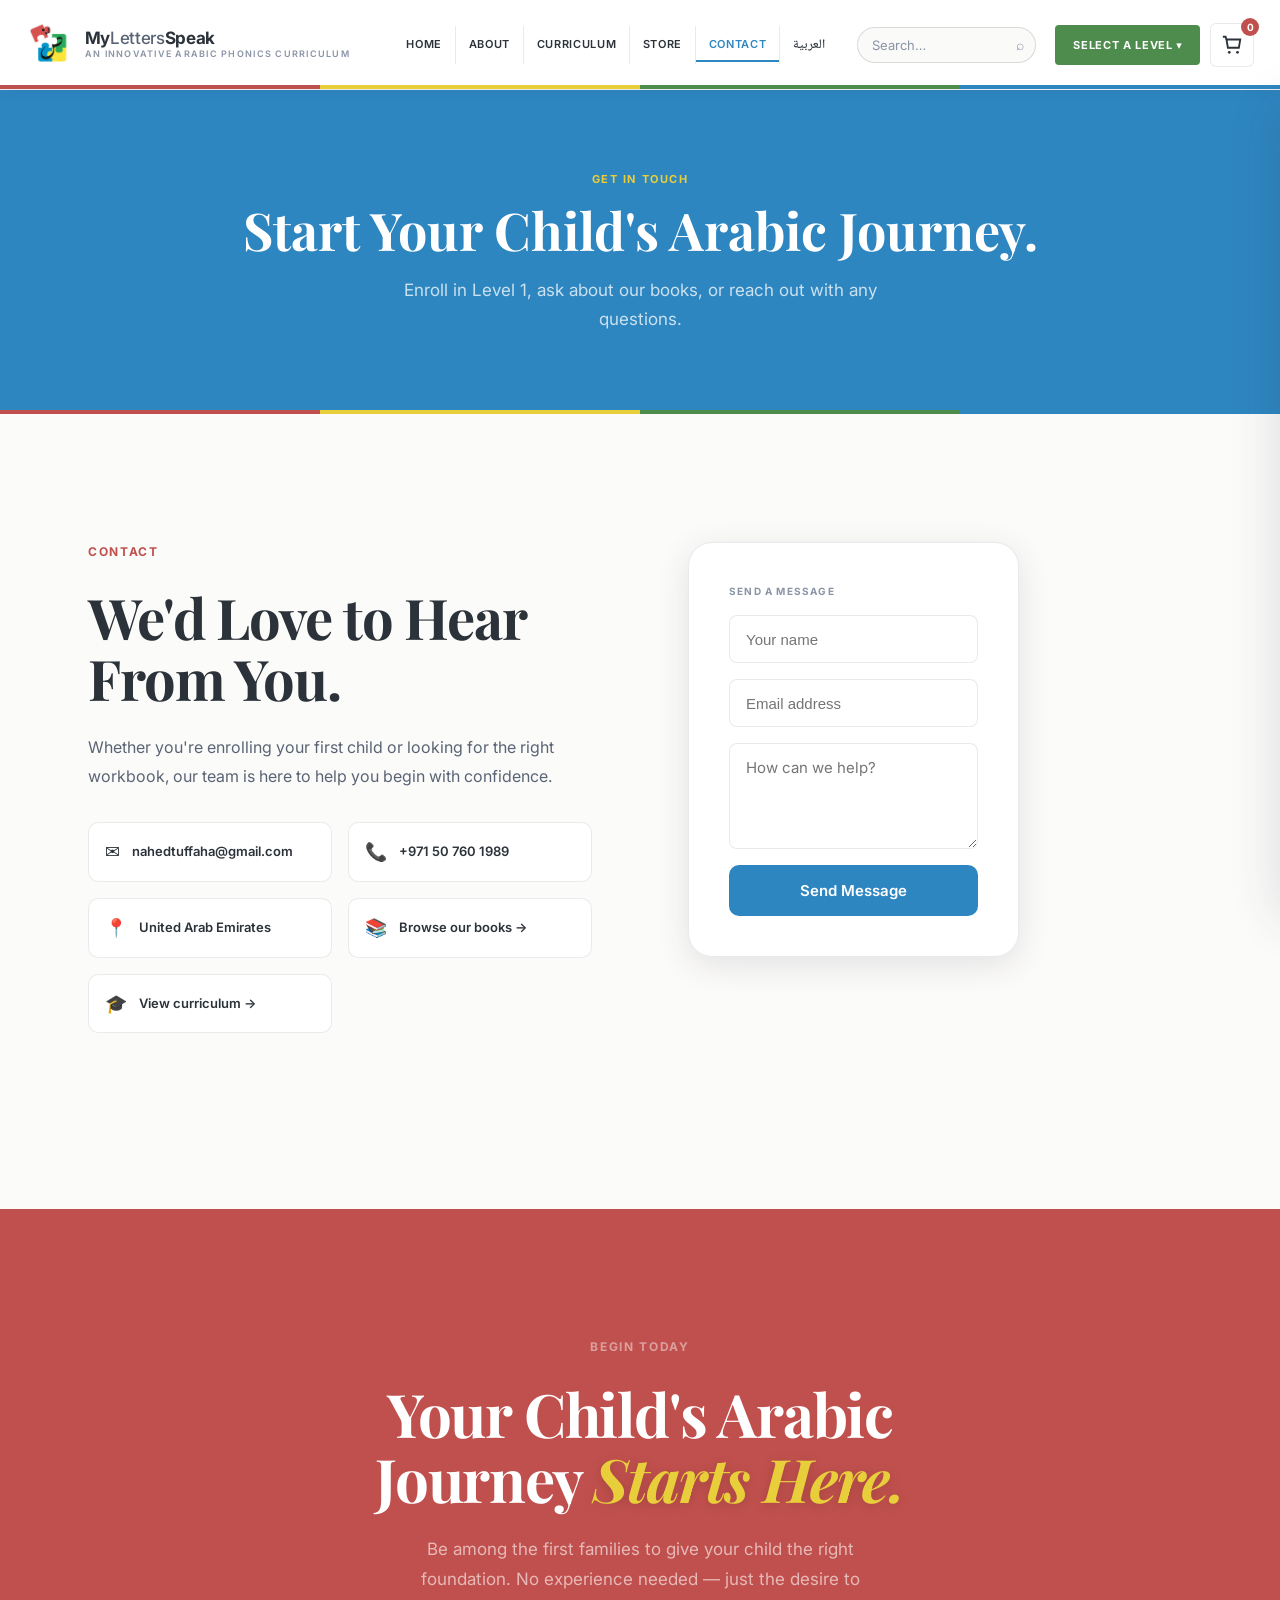
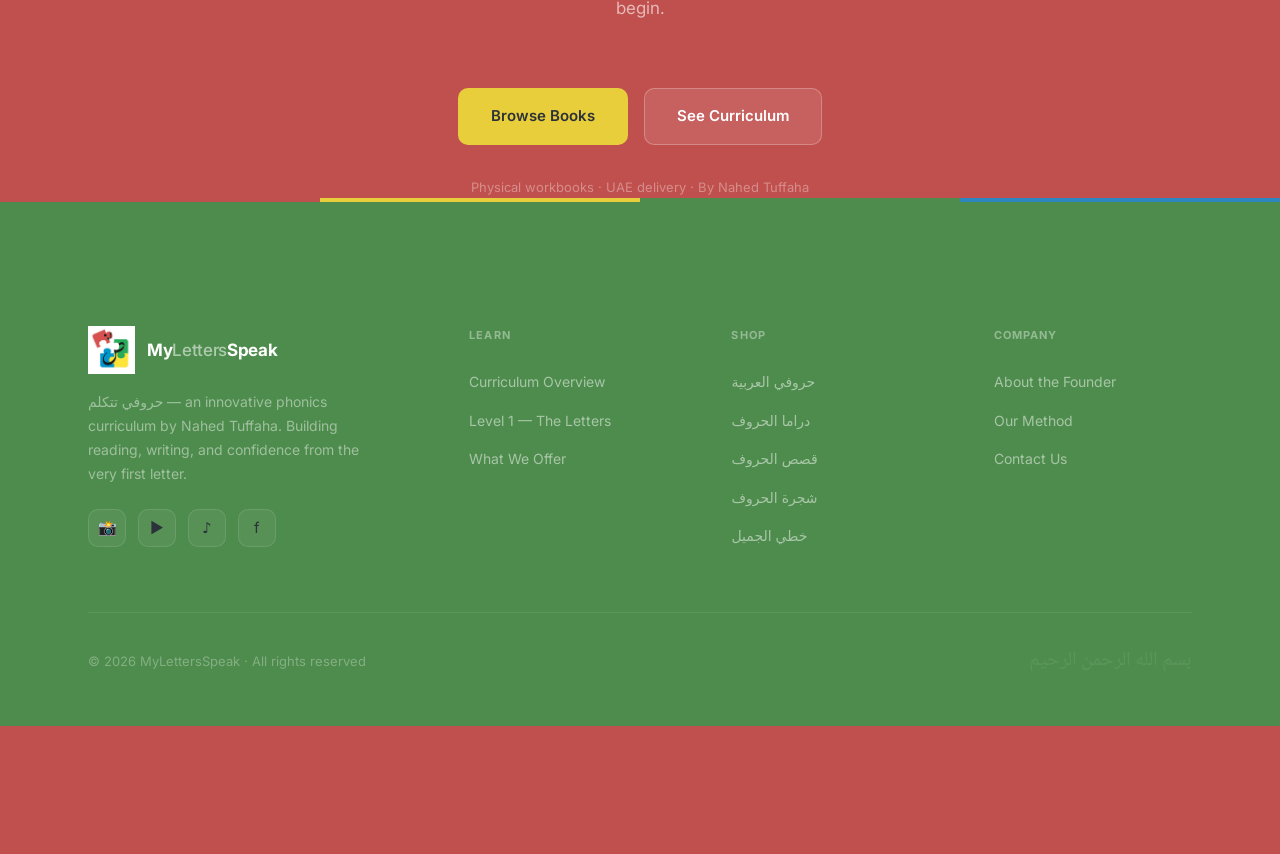
<file: contact.html>
<!DOCTYPE html>
<html lang="en">
<head>
  <meta charset="UTF-8" />
  <meta name="viewport" content="width=device-width, initial-scale=1.0" />
  <title>Contact — MyLettersSpeak</title>
  <link rel="preconnect" href="https://fonts.googleapis.com" />
  <link rel="preconnect" href="https://fonts.gstatic.com" crossorigin />
  <link href="https://fonts.googleapis.com/css2?family=Inter:wght@400;500;600;700&family=Noto+Naskh+Arabic:wght@400;500;600;700&family=Oswald:wght@500;600;700&family=Playfair+Display:wght@600;700;800&display=swap" rel="stylesheet" />
  <link rel="stylesheet" href="styles.css" />
</head>
<body data-page-title="title.contact">

<div class="page-letter-rain" id="rainCanvas" aria-hidden="true"></div>
<div class="page-content">

<nav class="nav" id="nav">
  <div class="nav-inner">
    <a href="index.html" class="logo">
      <img class="logo-mark" src="assets/logo.png" alt="MyLettersSpeak" data-i18n-alt="brand.alt" />
      <div class="logo-text">
        <span class="logo-name" data-i18n-html="brand.name">My<em>Letters</em>Speak</span>
        <span class="logo-tagline" data-i18n="nav.tagline">Where Letters Come Alive</span>
      </div>
    </a>
    <div class="header-center">
      <ul class="nav-links">
        <li><a href="index.html" data-i18n="nav.home">Home</a></li>
        <li><a href="about.html" data-i18n="nav.about">About</a></li>
        <li><a href="curriculum.html" data-i18n="nav.curriculum">Curriculum</a></li>
        <li><a href="store.html" data-i18n="nav.store">Store</a></li>
        <li><a href="contact.html" class="active" data-i18n="nav.contact">Contact</a></li>
        <li><button type="button" id="langToggle" class="lang-toggle nav-arabic" data-i18n="nav.lang.ar">العربية</button></li>
      </ul>
      <div class="header-search">
        <input type="search" placeholder="Search…" aria-label="Search site" data-i18n-placeholder="nav.search" data-i18n-aria="nav.search" />
        <span class="header-search-icon" aria-hidden="true">⌕</span>
      </div>
      <div class="nav-actions">
        <div class="level-dropdown" id="levelDropdown">
          <button type="button" class="level-dropdown-btn" id="levelDropdownBtn" data-i18n="nav.selectLevel" aria-expanded="false" aria-haspopup="true">Select a Level ▾
          </button>
          <ul class="level-dropdown-menu" role="menu">
            <li role="none"><a href="curriculum.html#level-1" role="menuitem" data-i18n="nav.l1">Level 1 — Al-Huroof<span data-i18n="nav.l1sub">28 letters, all forms, pronunciation</span></a></li>
            <li role="none"><a href="curriculum.html#level-2" role="menuitem" data-i18n="nav.l2">Level 2 — Al-Kalimat<span data-i18n="nav.l2sub">Vowels, joining rules, first vocabulary</span></a></li>
            <li role="none"><a href="curriculum.html#level-3" role="menuitem" data-i18n="nav.l3">Level 3 — Al-Jumla<span data-i18n="nav.l3sub">Grammar patterns, sentence building</span></a></li>
            <li role="none"><a href="curriculum.html#level-4" role="menuitem" data-i18n="nav.l4">Level 4 — Al-Nass<span data-i18n="nav.l4sub">Reading passages with comprehension</span></a></li>
            <li role="none"><a href="curriculum.html#level-5" role="menuitem" data-i18n="nav.l5">Level 5 — Al-Fasaha<span data-i18n="nav.l5sub">Fluent reading, writing, and expression</span></a></li>
          </ul>
        </div>
        <div class="cart-wrap" id="cartWrap">
          <button type="button" class="cart-btn" id="cartBtn" aria-expanded="false" aria-controls="cartPanel" data-i18n-aria="cart.label" aria-label="Shopping cart">
            <svg class="cart-icon" viewBox="0 0 24 24" fill="none" stroke="currentColor" stroke-width="2" aria-hidden="true">
              <path d="M6 6h15l-1.5 9h-12z"/><circle cx="9" cy="20" r="1.5" fill="currentColor" stroke="none"/><circle cx="18" cy="20" r="1.5" fill="currentColor" stroke="none"/><path d="M6 6L5 3H2"/>
            </svg>
            <span class="cart-count" id="cartCount" hidden>0</span>
          </button>
        </div>
      </div>
    </div>
  </div>
  <div class="cart-drawer" id="cartPanel" aria-hidden="true">
    <div class="cart-drawer-header">
      <h2 class="cart-drawer-title" data-i18n="cart.title">Your Cart</h2>
      <button type="button" class="cart-close" id="cartClose" data-i18n-aria="cart.close" aria-label="Close cart">×</button>
    </div>
    <div class="cart-drawer-body" id="cartItems"></div>
    <div class="cart-drawer-footer" id="cartFooter" hidden>
      <div class="cart-total-row"><span data-i18n="cart.total">Total</span><strong id="cartTotal">AED 0</strong></div>
      <a href="checkout.html" class="btn btn-primary btn-lg cart-checkout" data-i18n="cart.checkout">Proceed to Checkout</a>
    </div>
  </div>
  <div class="cart-backdrop" id="cartBackdrop"></div>
</nav>

<header class="page-hero">
  <span class="page-hero-label" data-i18n="contact.heroLabel">Get in Touch</span>
  <h1 class="page-hero-title" data-i18n="contact.heroTitle">Start Your Child's Arabic Journey.</h1>
  <p class="page-hero-sub" data-i18n="contact.heroSub">Enroll in Level 1, ask about our books, or reach out with any questions.</p>
</header>
<section class="page-main">
  <div class="container">
    <div class="founder-grid" style="align-items:start">
      <div data-reveal>
        <span class="section-label" data-i18n="contact.label">Contact</span>
        <h2 class="section-title" data-i18n="contact.title">We'd Love to Hear From You.</h2>
        <p class="founder-body" data-i18n="contact.body">Whether you're enrolling your first child or looking for the right workbook, our team is here to help you begin with confidence.</p>
        <div class="cred-grid" style="margin-top:32px">
          <div class="cred-item"><span class="cred-icon">✉️</span><span class="cred-text"><a href="mailto:nahedtuffaha@gmail.com" data-i18n="contact.email">nahedtuffaha@gmail.com</a></span></div>
          <div class="cred-item"><span class="cred-icon">📞</span><span class="cred-text"><a href="tel:+971507601989" data-i18n="contact.phone">+971 50 760 1989</a></span></div>
          <div class="cred-item"><span class="cred-icon">📍</span><span class="cred-text" data-i18n="contact.location">United Arab Emirates</span></div>
          <div class="cred-item"><span class="cred-icon">📚</span><span class="cred-text"><a href="store.html" data-i18n="contact.browseBooks">Browse our books →</a></span></div>
          <div class="cred-item"><span class="cred-icon">🎓</span><span class="cred-text"><a href="curriculum.html" data-i18n="contact.viewCurr">View curriculum →</a></span></div>
        </div>
      </div>
      <div data-reveal data-delay="1">
        <div class="hero-card" style="max-width:100%;text-align:left;padding:40px">
          <div class="hero-card-label" data-i18n="contact.formLabel">Send a Message</div>
          <form style="display:flex;flex-direction:column;gap:16px;margin-top:16px" onsubmit="event.preventDefault();this.querySelector('button').textContent='Sent ✓';">
            <input type="text" placeholder="Your name" data-i18n-placeholder="contact.namePh" required style="height:48px;padding:0 16px;border:1px solid var(--c-border);border-radius:8px;font-size:15px" />
            <input type="email" placeholder="Email address" data-i18n-placeholder="contact.emailPh" required style="height:48px;padding:0 16px;border:1px solid var(--c-border);border-radius:8px;font-size:15px" />
            <textarea placeholder="How can we help?" data-i18n-placeholder="contact.msgPh" rows="4" required style="padding:14px 16px;border:1px solid var(--c-border);border-radius:8px;font-size:15px;resize:vertical;font-family:var(--f-body)"></textarea>
            <button type="submit" class="btn btn-primary btn-lg" data-i18n="contact.send">Send Message</button>
          </form>
        </div>
      </div>
    </div>
  </div>
</section>
<section class="cta-section">
  <div class="container">
    <div class="cta-inner">
      <div class="cta-eyebrow" data-reveal data-i18n="home.ctaEyebrow">Begin Today</div>
      <h2 class="cta-title" data-reveal data-delay="1" data-i18n-html="home.ctaTitle">Your Child's Arabic<br/>Journey <span>Starts Here.</span></h2>
      <p class="cta-sub" data-reveal data-delay="2" data-i18n="home.ctaSub">
        Be among the first families to give your child the right foundation.
        No experience needed — just the desire to begin.
      </p>
      <div class="cta-btns" data-reveal data-delay="3">
        <a href="store.html" class="btn btn-yellow btn-lg" data-i18n="contact.ctaBtn1">Browse Books</a>
        <a href="curriculum.html" class="btn btn-white btn-lg" data-i18n="contact.ctaBtn2">See Curriculum</a>
      </div>
      <p class="cta-fine" data-reveal data-delay="4" data-i18n="home.ctaFine">
        No subscription required <span>·</span> Instant digital access <span>·</span> 30-day money-back guarantee
      </p>
    </div>
  </div>


<footer>
  <div class="container">
    <div class="footer-top">
      <div>
        <a href="index.html" class="logo">
          <img class="logo-mark" src="assets/logo.png" alt="MyLettersSpeak" data-i18n-alt="brand.alt" />
          <span class="logo-name" data-i18n-html="brand.name">My<em>Letters</em>Speak</span>
        </a>
        <p class="footer-brand-desc" data-i18n="footer.desc">A structured, joyful Arabic curriculum built for children — from the very first letter to confident reading and writing.</p>
        <div class="footer-socials">
          <div class="social-icon" title="Instagram">📸</div>
          <div class="social-icon" title="YouTube">▶</div>
          <div class="social-icon" title="TikTok">♪</div>
          <div class="social-icon" title="Facebook">f</div>
        </div>
      </div>
      <div>
        <div class="footer-col-title" data-i18n="footer.learn">Learn</div>
        <ul class="footer-links">
          <li><a href="curriculum.html" data-i18n="footer.curriculumOverview">Curriculum Overview</a></li>
          <li><a href="curriculum.html#level-1" data-i18n="footer.level1">Level 1 — The Letters</a></li>
          <li><a href="learn.html" data-i18n="footer.whatWeOffer">What We Offer</a></li>
        </ul>
      </div>
      <div>
        <div class="footer-col-title" data-i18n="footer.shop">Shop</div>
        <ul class="footer-links">
          <li><a href="store.html">حروفي العربية</a></li>
          <li><a href="store.html">دراما الحروف</a></li>
          <li><a href="store.html">قصص الحروف</a></li>
          <li><a href="store.html">شجرة الحروف</a></li>
          <li><a href="store.html">خطي الجميل</a></li>
        </ul>
      </div>
      <div>
        <div class="footer-col-title" data-i18n="footer.company">Company</div>
        <ul class="footer-links">
          <li><a href="about.html" data-i18n="footer.aboutFounder">About the Founder</a></li>
          <li><a href="about.html" data-i18n="footer.ourMethod">Our Method</a></li>
          <li><a href="contact.html" data-i18n="footer.contactUs">Contact Us</a></li>
        </ul>
      </div>
    </div>
    <div class="footer-bottom">
      <span data-i18n="footer.rights">© 2026 MyLettersSpeak · All rights reserved</span>
      <span class="footer-arabic">بسم الله الرحمن الرحيم</span>
    </div>
  </div>
</footer>

</div>
<script src="i18n.js"></script>
<script src="main.js"></script>
</body>
</html>
</file>
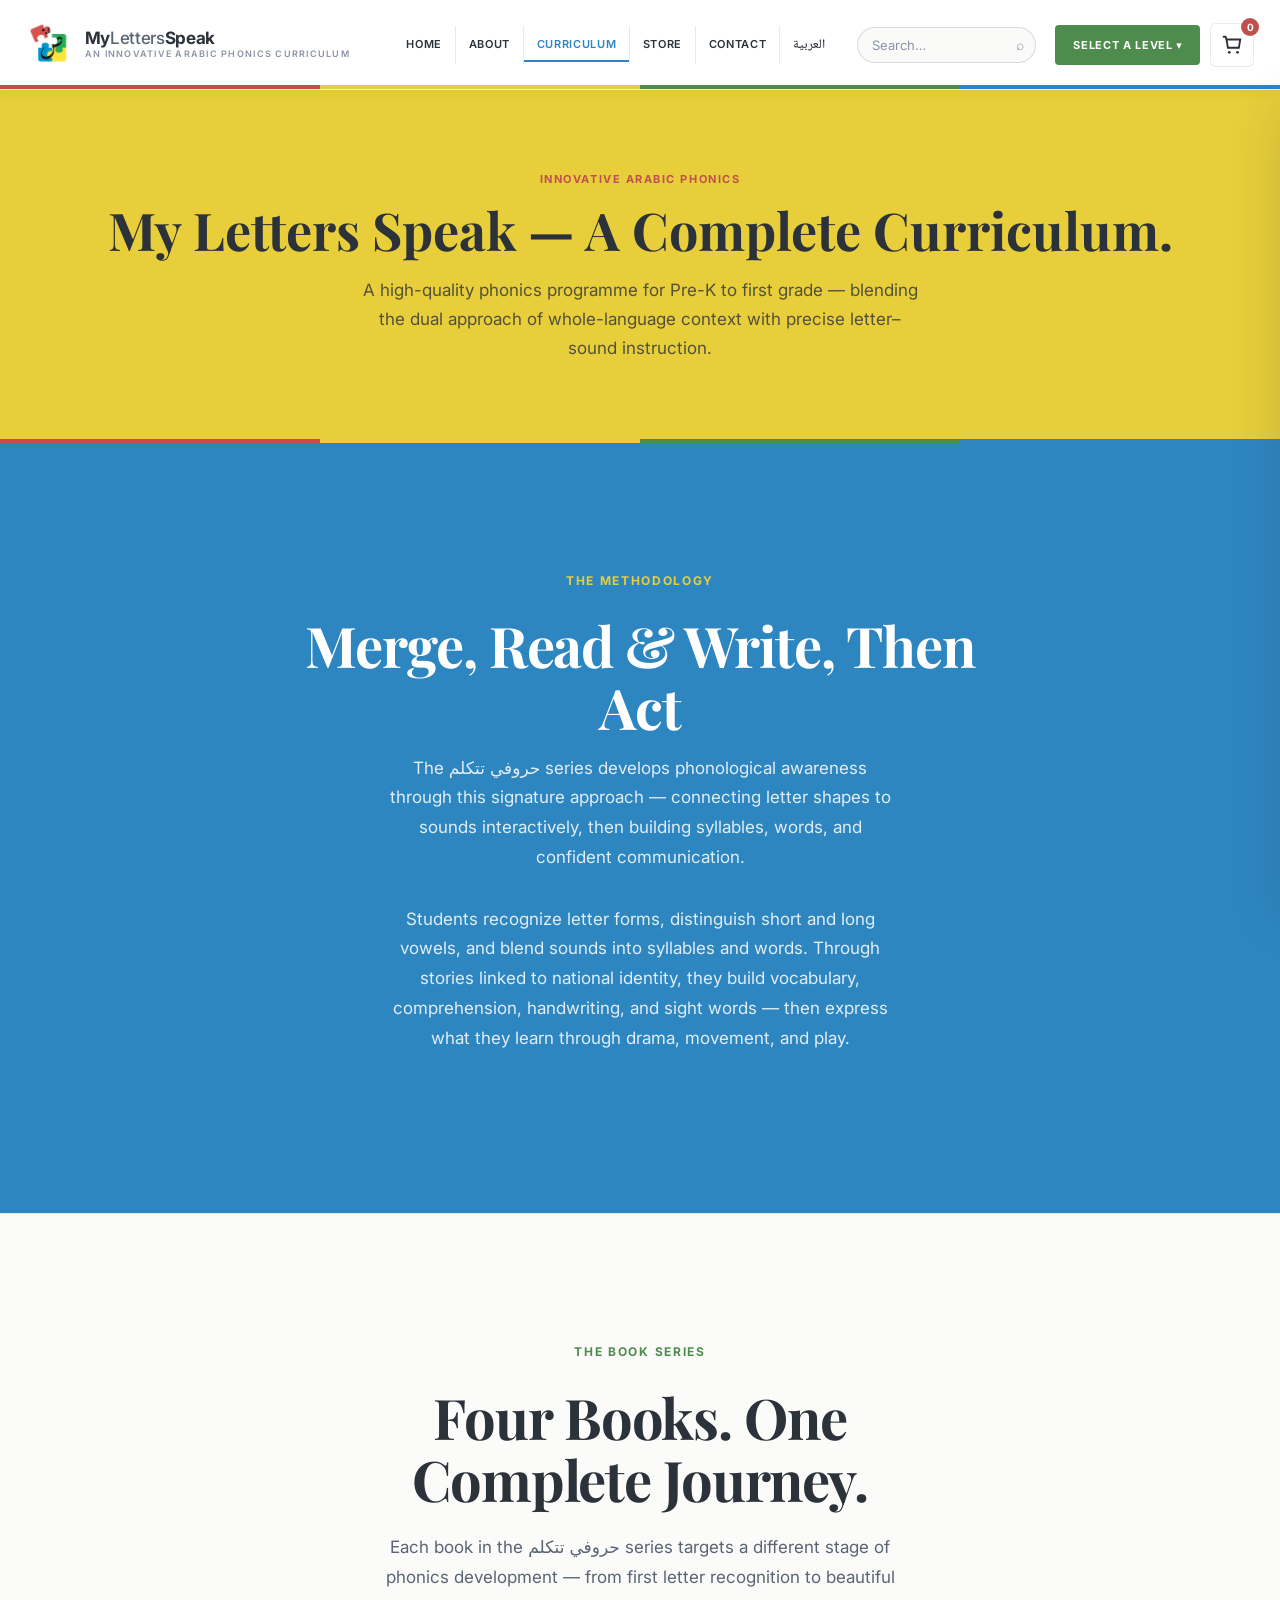
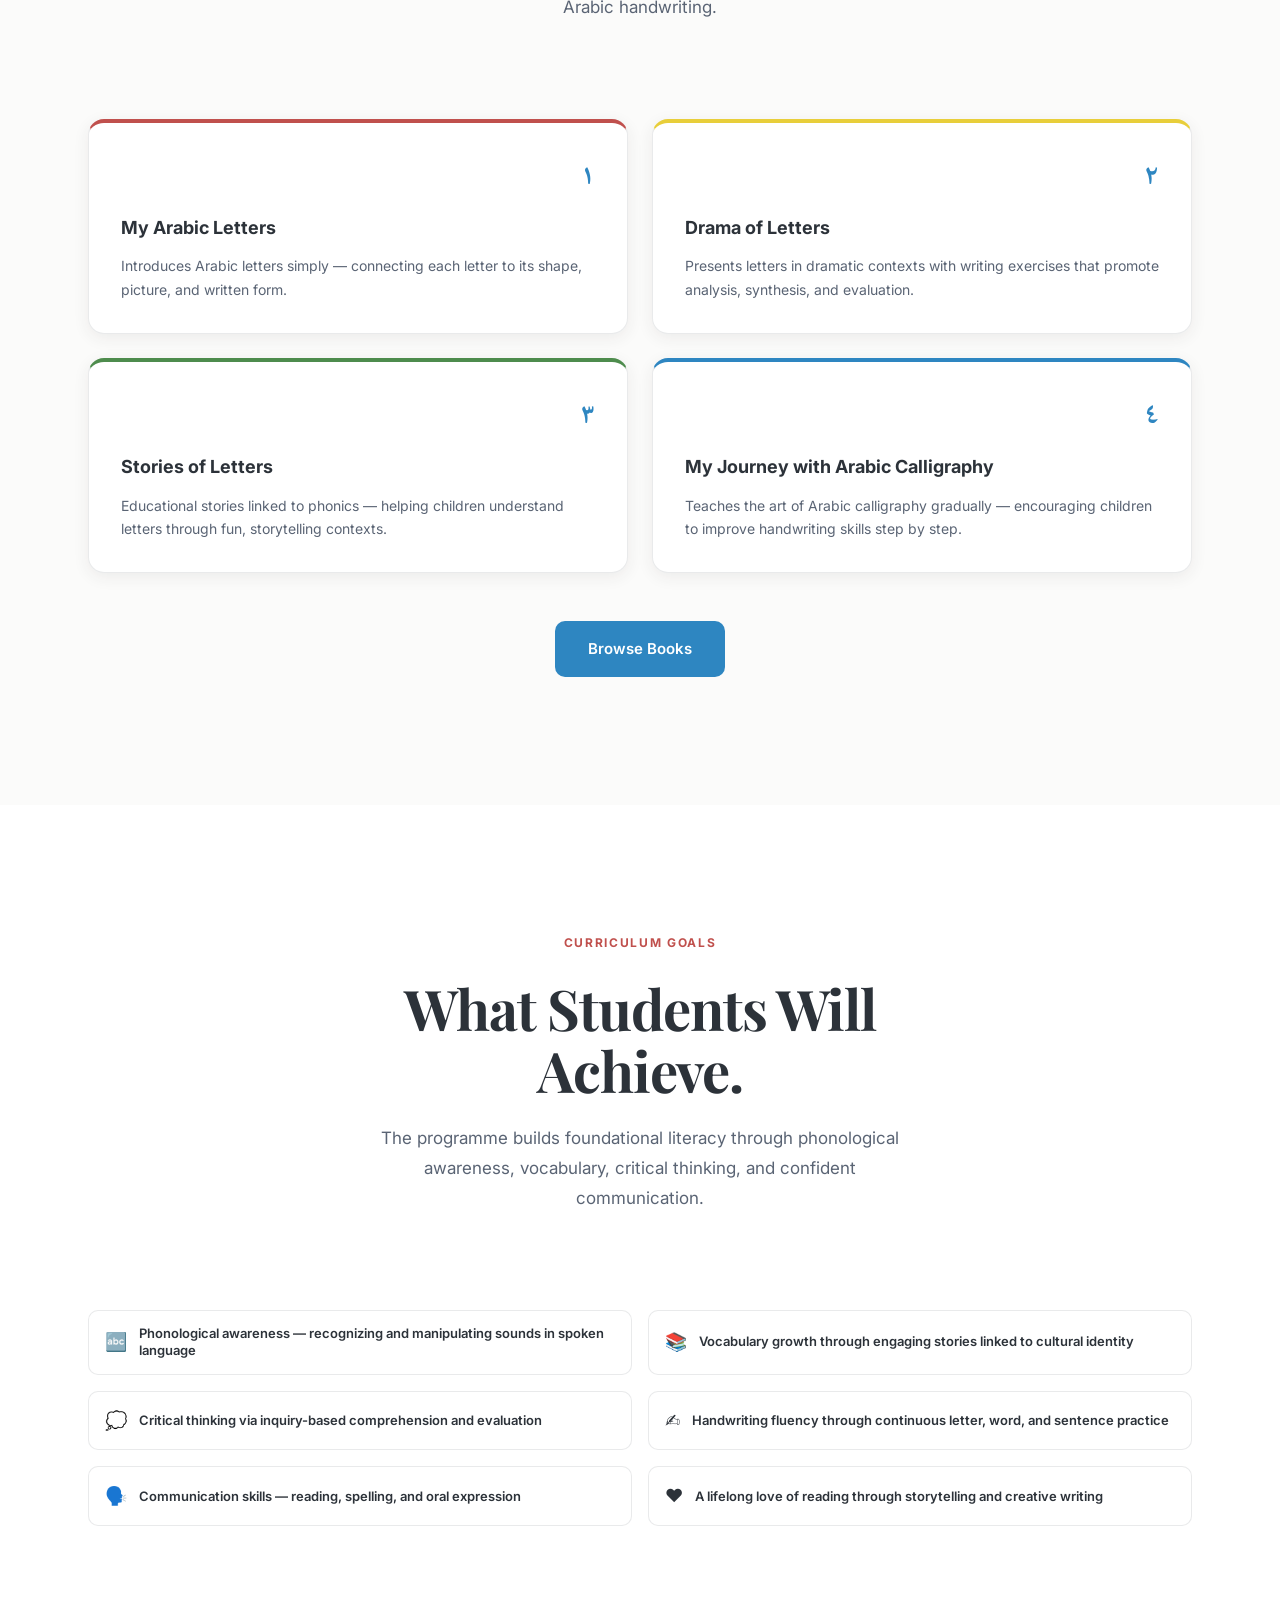
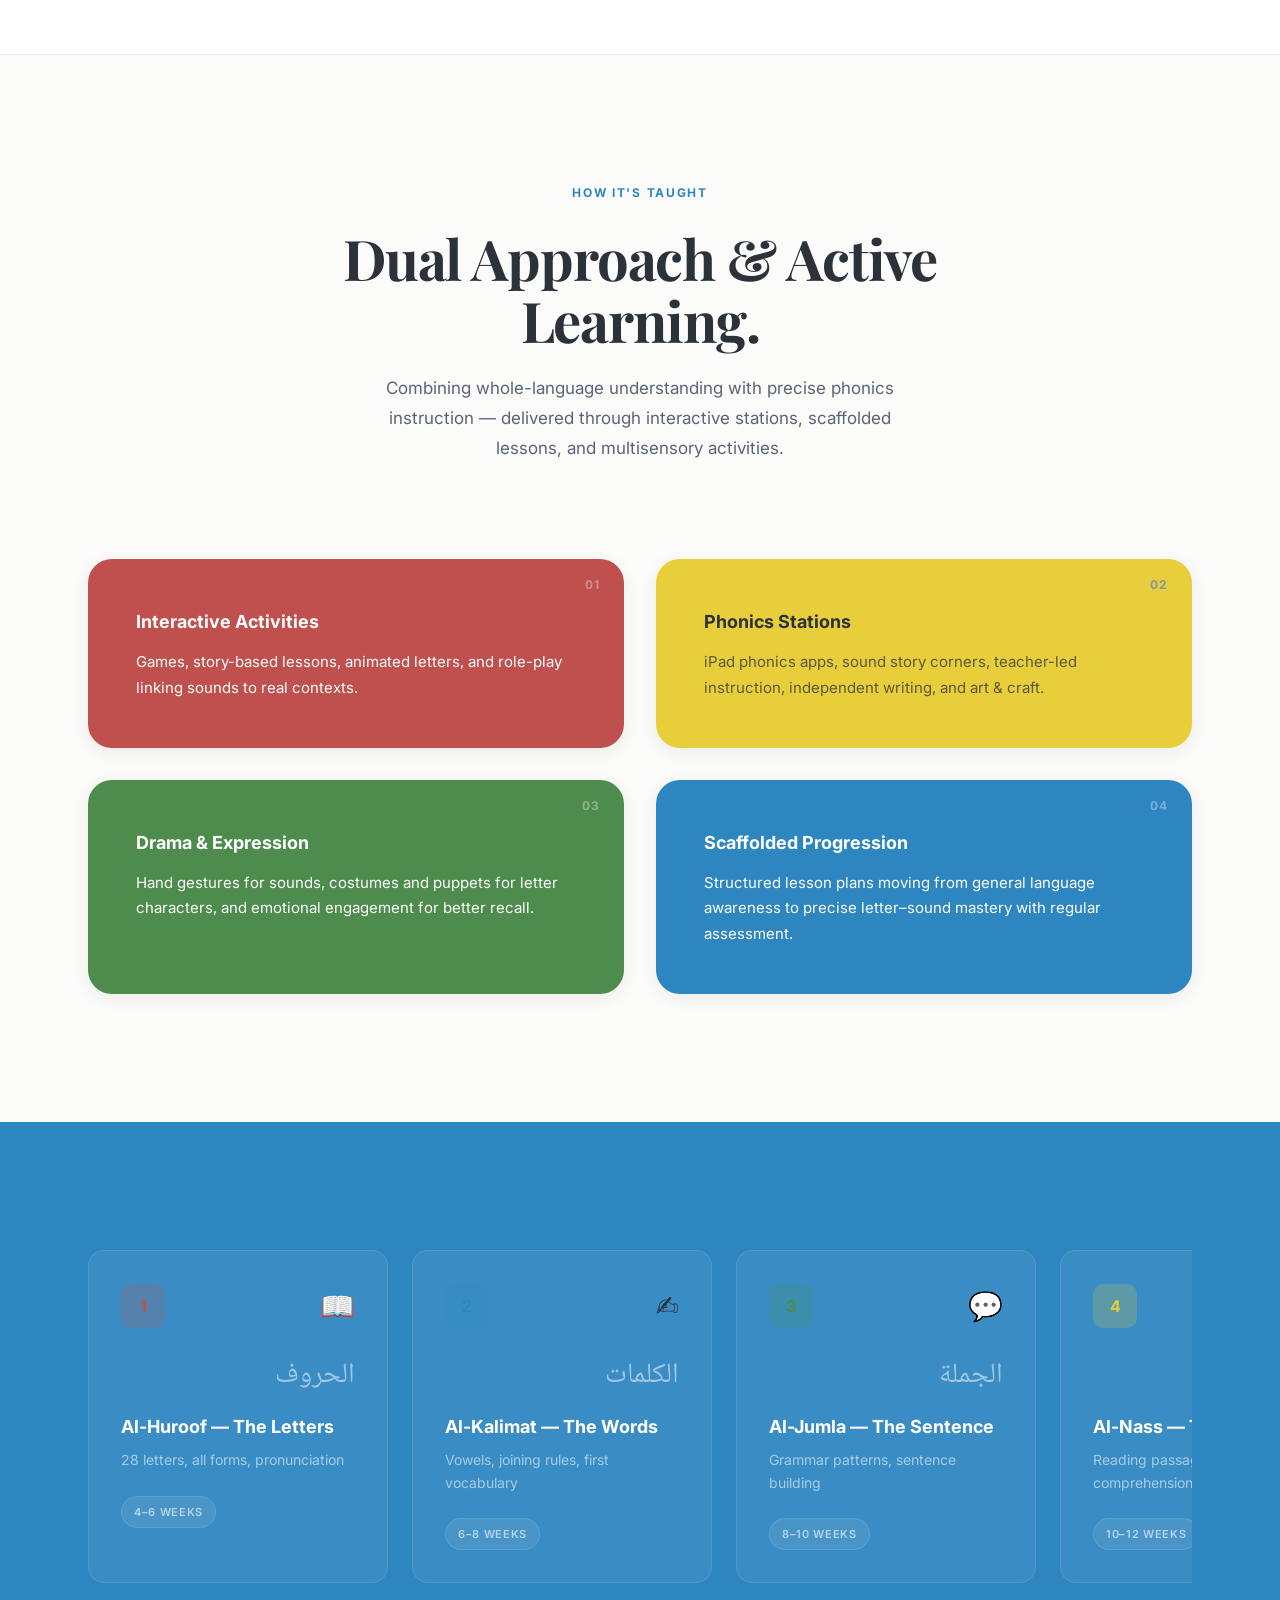
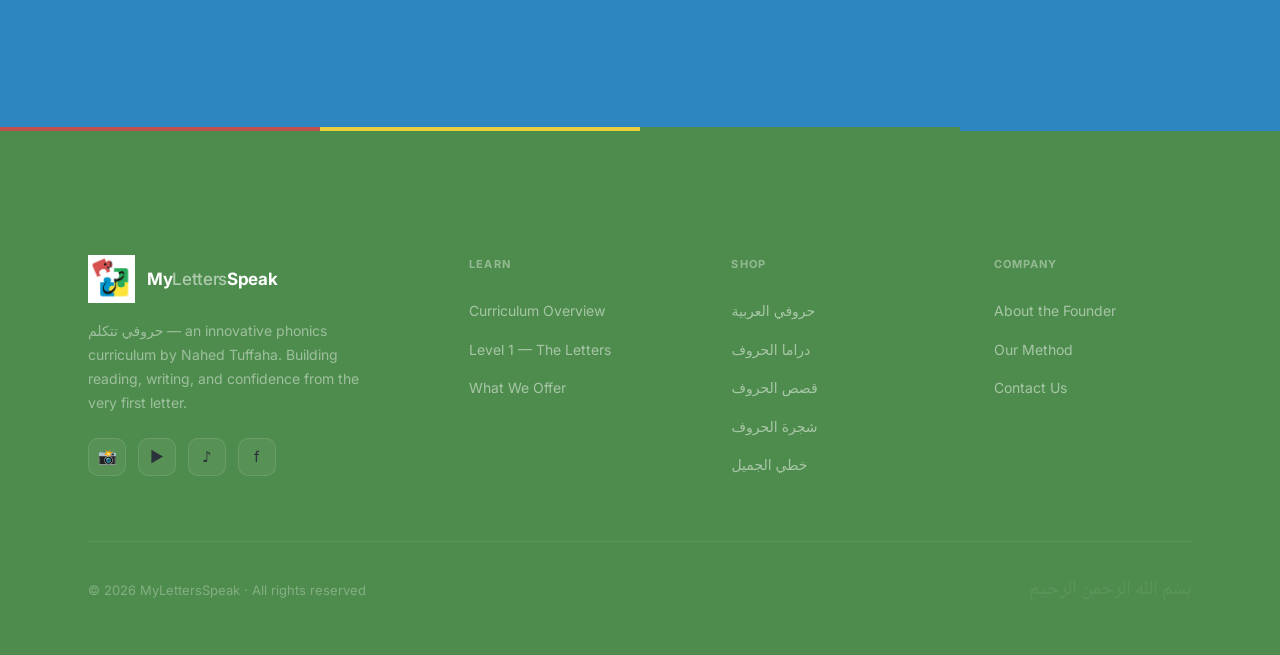
<file: curriculum.html>
<!DOCTYPE html>
<html lang="en">
<head>
  <meta charset="UTF-8" />
  <meta name="viewport" content="width=device-width, initial-scale=1.0" />
  <title>Curriculum — MyLettersSpeak</title>
  <link rel="preconnect" href="https://fonts.googleapis.com" />
  <link rel="preconnect" href="https://fonts.gstatic.com" crossorigin />
  <link href="https://fonts.googleapis.com/css2?family=Inter:wght@400;500;600;700&family=Noto+Naskh+Arabic:wght@400;500;600;700&family=Oswald:wght@500;600;700&family=Playfair+Display:wght@600;700;800&display=swap" rel="stylesheet" />
  <link rel="stylesheet" href="styles.css" />
</head>
<body data-page-title="title.curriculum">

<div class="page-letter-rain" id="rainCanvas" aria-hidden="true"></div>
<div class="page-content">

<nav class="nav" id="nav">
  <div class="nav-inner">
    <a href="index.html" class="logo">
      <img class="logo-mark" src="assets/logo.png" alt="MyLettersSpeak" data-i18n-alt="brand.alt" />
      <div class="logo-text">
        <span class="logo-name" data-i18n-html="brand.name">My<em>Letters</em>Speak</span>
        <span class="logo-tagline" data-i18n="nav.tagline">Where Letters Come Alive</span>
      </div>
    </a>
    <div class="header-center">
      <ul class="nav-links">
        <li><a href="index.html" data-i18n="nav.home">Home</a></li>
        <li><a href="about.html" data-i18n="nav.about">About</a></li>
        <li><a href="curriculum.html" class="active" data-i18n="nav.curriculum">Curriculum</a></li>
        <li><a href="store.html" data-i18n="nav.store">Store</a></li>
        <li><a href="contact.html" data-i18n="nav.contact">Contact</a></li>
        <li><button type="button" id="langToggle" class="lang-toggle nav-arabic" data-i18n="nav.lang.ar">العربية</button></li>
      </ul>
      <div class="header-search">
        <input type="search" placeholder="Search…" aria-label="Search site" data-i18n-placeholder="nav.search" data-i18n-aria="nav.search" />
        <span class="header-search-icon" aria-hidden="true">⌕</span>
      </div>
      <div class="nav-actions">
        <div class="level-dropdown" id="levelDropdown">
          <button type="button" class="level-dropdown-btn" id="levelDropdownBtn" data-i18n="nav.selectLevel" aria-expanded="false" aria-haspopup="true">Select a Level ▾
          </button>
          <ul class="level-dropdown-menu" role="menu">
            <li role="none"><a href="curriculum.html#level-1" role="menuitem" data-i18n="nav.l1">Level 1 — Al-Huroof<span data-i18n="nav.l1sub">28 letters, all forms, pronunciation</span></a></li>
            <li role="none"><a href="curriculum.html#level-2" role="menuitem" data-i18n="nav.l2">Level 2 — Al-Kalimat<span data-i18n="nav.l2sub">Vowels, joining rules, first vocabulary</span></a></li>
            <li role="none"><a href="curriculum.html#level-3" role="menuitem" data-i18n="nav.l3">Level 3 — Al-Jumla<span data-i18n="nav.l3sub">Grammar patterns, sentence building</span></a></li>
            <li role="none"><a href="curriculum.html#level-4" role="menuitem" data-i18n="nav.l4">Level 4 — Al-Nass<span data-i18n="nav.l4sub">Reading passages with comprehension</span></a></li>
            <li role="none"><a href="curriculum.html#level-5" role="menuitem" data-i18n="nav.l5">Level 5 — Al-Fasaha<span data-i18n="nav.l5sub">Fluent reading, writing, and expression</span></a></li>
          </ul>
        </div>
        <div class="cart-wrap" id="cartWrap">
          <button type="button" class="cart-btn" id="cartBtn" aria-expanded="false" aria-controls="cartPanel" data-i18n-aria="cart.label" aria-label="Shopping cart">
            <svg class="cart-icon" viewBox="0 0 24 24" fill="none" stroke="currentColor" stroke-width="2" aria-hidden="true">
              <path d="M6 6h15l-1.5 9h-12z"/><circle cx="9" cy="20" r="1.5" fill="currentColor" stroke="none"/><circle cx="18" cy="20" r="1.5" fill="currentColor" stroke="none"/><path d="M6 6L5 3H2"/>
            </svg>
            <span class="cart-count" id="cartCount" hidden>0</span>
          </button>
        </div>
      </div>
    </div>
  </div>
  <div class="cart-drawer" id="cartPanel" aria-hidden="true">
    <div class="cart-drawer-header">
      <h2 class="cart-drawer-title" data-i18n="cart.title">Your Cart</h2>
      <button type="button" class="cart-close" id="cartClose" data-i18n-aria="cart.close" aria-label="Close cart">×</button>
    </div>
    <div class="cart-drawer-body" id="cartItems"></div>
    <div class="cart-drawer-footer" id="cartFooter" hidden>
      <div class="cart-total-row"><span data-i18n="cart.total">Total</span><strong id="cartTotal">AED 0</strong></div>
      <a href="checkout.html" class="btn btn-primary btn-lg cart-checkout" data-i18n="cart.checkout">Proceed to Checkout</a>
    </div>
  </div>
  <div class="cart-backdrop" id="cartBackdrop"></div>
</nav>

<header class="page-hero hero-yellow">
  <span class="page-hero-label" data-i18n="curr.heroLabel">Innovative Arabic Phonics</span>
  <h1 class="page-hero-title" data-i18n="curr.heroTitle">My Letters Speak — A Complete Curriculum.</h1>
  <p class="page-hero-sub" data-i18n="curr.heroSub">A high-quality phonics programme for Pre-K to first grade — blending the dual approach of whole-language context with precise letter–sound instruction.</p>
</header>
<section class="methodology-banner page-main" id="methodology">
  <div class="container">
    <div class="methodology-banner-inner" data-reveal>
      <span class="section-label" data-i18n="curr.methodLabel">The Methodology</span>
      <h2 class="section-title" data-i18n="curr.methodTitle">Merge, Read &amp; Write, Then Act</h2>
      <p class="section-body center" data-i18n="curr.methodSub">The حروفي تتكلم series develops phonological awareness through this signature approach — connecting letter shapes to sounds interactively, then building syllables, words, and confident communication.</p>
      <p class="section-body center" style="margin-top:var(--space-4)" data-i18n="curr.methodBody">Students recognize letter forms, distinguish short and long vowels, and blend sounds into syllables and words. Through stories linked to national identity, they build vocabulary, comprehension, handwriting, and sight words — then express what they learn through drama, movement, and play.</p>
    </div>
  </div>
</section>
<section class="curr-books-section" id="books">
  <div class="container">
    <div class="values-header" data-reveal>
      <span class="section-label" data-i18n="curr.booksLabel">The Book Series</span>
      <h2 class="section-title" data-i18n="curr.booksTitle">Four Books. One Complete Journey.</h2>
      <p class="section-body center" data-i18n="curr.booksSub">Each book in the حروفي تتكلم series targets a different stage of phonics development — from first letter recognition to beautiful Arabic handwriting.</p>
    </div>
    <div class="curr-books-grid">
      <div class="curr-book-card" data-reveal data-delay="1">
        <div class="curr-book-num">١</div>
        <h3 class="curr-book-title" data-i18n="curr.book1title">My Arabic Letters</h3>
        <p class="curr-book-desc" data-i18n="curr.book1desc">Introduces Arabic letters simply — connecting each letter to its shape, picture, and written form.</p>
      </div>
      <div class="curr-book-card" data-reveal data-delay="2">
        <div class="curr-book-num">٢</div>
        <h3 class="curr-book-title" data-i18n="curr.book2title">Drama of Letters</h3>
        <p class="curr-book-desc" data-i18n="curr.book2desc">Presents letters in dramatic contexts with writing exercises that promote analysis, synthesis, and evaluation.</p>
      </div>
      <div class="curr-book-card" data-reveal data-delay="3">
        <div class="curr-book-num">٣</div>
        <h3 class="curr-book-title" data-i18n="curr.book3title">Stories of Letters</h3>
        <p class="curr-book-desc" data-i18n="curr.book3desc">Educational stories linked to phonics — helping children understand letters through fun, storytelling contexts.</p>
      </div>
      <div class="curr-book-card" data-reveal data-delay="4">
        <div class="curr-book-num">٤</div>
        <h3 class="curr-book-title" data-i18n="curr.book4title">My Journey with Arabic Calligraphy</h3>
        <p class="curr-book-desc" data-i18n="curr.book4desc">Teaches the art of Arabic calligraphy gradually — encouraging children to improve handwriting skills step by step.</p>
      </div>
    </div>
    <div style="text-align:center;margin-top:var(--space-7)">
      <a href="store.html" class="btn btn-primary btn-lg" data-i18n="home.s3cta">Browse Books</a>
    </div>
  </div>
</section>
<section class="curr-goals-section" id="goals">
  <div class="container">
    <div class="values-header" data-reveal>
      <span class="section-label" data-i18n="curr.goalsLabel">Curriculum Goals</span>
      <h2 class="section-title" data-i18n="curr.goalsTitle">What Students Will Achieve.</h2>
      <p class="section-body center" data-i18n="curr.goalsSub">The programme builds foundational literacy through phonological awareness, vocabulary, critical thinking, and confident communication.</p>
    </div>
    <div class="curr-goals-grid">
      <div class="cred-item" data-reveal data-delay="1"><span class="cred-icon">🔤</span><span class="cred-text" data-i18n="curr.goal1">Phonological awareness — recognizing and manipulating sounds in spoken language</span></div>
      <div class="cred-item" data-reveal data-delay="2"><span class="cred-icon">📚</span><span class="cred-text" data-i18n="curr.goal2">Vocabulary growth through engaging stories linked to cultural identity</span></div>
      <div class="cred-item" data-reveal data-delay="3"><span class="cred-icon">💭</span><span class="cred-text" data-i18n="curr.goal3">Critical thinking via inquiry-based comprehension and evaluation</span></div>
      <div class="cred-item" data-reveal data-delay="4"><span class="cred-icon">✍️</span><span class="cred-text" data-i18n="curr.goal4">Handwriting fluency through continuous letter, word, and sentence practice</span></div>
      <div class="cred-item" data-reveal data-delay="5"><span class="cred-icon">🗣️</span><span class="cred-text" data-i18n="curr.goal5">Communication skills — reading, spelling, and oral expression</span></div>
      <div class="cred-item" data-reveal data-delay="6"><span class="cred-icon">❤️</span><span class="cred-text" data-i18n="curr.goal6">A lifelong love of reading through storytelling and creative writing</span></div>
    </div>
  </div>
</section>
<section class="curr-approach-section" id="approach">
  <div class="container">
    <div class="values-header" data-reveal>
      <span class="section-label" data-i18n="curr.approachLabel">How It's Taught</span>
      <h2 class="section-title" data-i18n="curr.approachTitle">Dual Approach &amp; Active Learning.</h2>
      <p class="section-body center" data-i18n="curr.approachSub">Combining whole-language understanding with precise phonics instruction — delivered through interactive stations, scaffolded lessons, and multisensory activities.</p>
    </div>
    <div class="method-grid">
      <div class="method-card" data-reveal data-delay="1">
        <div class="method-num-bg">01</div>
        <h3 class="method-title" data-i18n="curr.approach1title">Interactive Activities</h3>
        <p class="method-desc" data-i18n="curr.approach1desc">Games, story-based lessons, animated letters, and role-play linking sounds to real contexts.</p>
      </div>
      <div class="method-card" data-reveal data-delay="2">
        <div class="method-num-bg">02</div>
        <h3 class="method-title" data-i18n="curr.approach2title">Phonics Stations</h3>
        <p class="method-desc" data-i18n="curr.approach2desc">iPad phonics apps, sound story corners, teacher-led instruction, independent writing, and art &amp; craft.</p>
      </div>
      <div class="method-card" data-reveal data-delay="3">
        <div class="method-num-bg">03</div>
        <h3 class="method-title" data-i18n="curr.approach3title">Drama &amp; Expression</h3>
        <p class="method-desc" data-i18n="curr.approach3desc">Hand gestures for sounds, costumes and puppets for letter characters, and emotional engagement for better recall.</p>
      </div>
      <div class="method-card" data-reveal data-delay="4">
        <div class="method-num-bg">04</div>
        <h3 class="method-title" data-i18n="curr.approach4title">Scaffolded Progression</h3>
        <p class="method-desc" data-i18n="curr.approach4desc">Structured lesson plans moving from general language awareness to precise letter–sound mastery with regular assessment.</p>
      </div>
    </div>
  </div>
</section>
<section class="curriculum-section" id="curriculum">
  <div class="container">
    <div class="levels-scroll" data-reveal="right" data-delay="2">
      <div class="level-card" id="level-1">
        <div class="level-card-top">
          <div class="level-num ln-1">1</div>
          <div class="level-icon">📖</div>
        </div>
        <div class="level-arabic">الحروف</div>
        <div class="level-name" data-i18n="curr.l1name">Al-Huroof — The Letters</div>
        <div class="level-sub" data-i18n="curr.l1sub">28 letters, all forms, pronunciation</div>
        <div class="level-pill" data-i18n="curr.l1pill">4–6 Weeks</div>
      </div>
      <div class="level-card" id="level-2">
        <div class="level-card-top">
          <div class="level-num ln-2">2</div>
          <div class="level-icon">✍️</div>
        </div>
        <div class="level-arabic">الكلمات</div>
        <div class="level-name" data-i18n="curr.l2name">Al-Kalimat — The Words</div>
        <div class="level-sub" data-i18n="curr.l2sub">Vowels, joining rules, first vocabulary</div>
        <div class="level-pill" data-i18n="curr.l2pill">6–8 Weeks</div>
      </div>
      <div class="level-card" id="level-3">
        <div class="level-card-top">
          <div class="level-num ln-3">3</div>
          <div class="level-icon">💬</div>
        </div>
        <div class="level-arabic">الجملة</div>
        <div class="level-name" data-i18n="curr.l3name">Al-Jumla — The Sentence</div>
        <div class="level-sub" data-i18n="curr.l3sub">Grammar patterns, sentence building</div>
        <div class="level-pill" data-i18n="curr.l3pill">8–10 Weeks</div>
      </div>
      <div class="level-card" id="level-4">
        <div class="level-card-top">
          <div class="level-num ln-4">4</div>
          <div class="level-icon">📜</div>
        </div>
        <div class="level-arabic">النص</div>
        <div class="level-name" data-i18n="curr.l4name">Al-Nass — The Text</div>
        <div class="level-sub" data-i18n="curr.l4sub">Reading passages with comprehension</div>
        <div class="level-pill" data-i18n="curr.l4pill">10–12 Weeks</div>
      </div>
      <div class="level-card" id="level-5">
        <div class="level-card-top">
          <div class="level-num ln-5">5</div>
          <div class="level-icon">🌟</div>
        </div>
        <div class="level-arabic">الفصاحة</div>
        <div class="level-name" data-i18n="curr.l5name">Al-Fasaha — Eloquence</div>
        <div class="level-sub" data-i18n="curr.l5sub">Fluent reading, writing, and expression</div>
        <div class="level-pill" data-i18n="curr.l5pill">Ongoing</div>
      </div>
    </div>
  </div>
</section>

<footer>
  <div class="container">
    <div class="footer-top">
      <div>
        <a href="index.html" class="logo">
          <img class="logo-mark" src="assets/logo.png" alt="MyLettersSpeak" data-i18n-alt="brand.alt" />
          <span class="logo-name" data-i18n-html="brand.name">My<em>Letters</em>Speak</span>
        </a>
        <p class="footer-brand-desc" data-i18n="footer.desc">A structured, joyful Arabic curriculum built for children — from the very first letter to confident reading and writing.</p>
        <div class="footer-socials">
          <div class="social-icon" title="Instagram">📸</div>
          <div class="social-icon" title="YouTube">▶</div>
          <div class="social-icon" title="TikTok">♪</div>
          <div class="social-icon" title="Facebook">f</div>
        </div>
      </div>
      <div>
        <div class="footer-col-title" data-i18n="footer.learn">Learn</div>
        <ul class="footer-links">
          <li><a href="curriculum.html" data-i18n="footer.curriculumOverview">Curriculum Overview</a></li>
          <li><a href="curriculum.html#level-1" data-i18n="footer.level1">Level 1 — The Letters</a></li>
          <li><a href="learn.html" data-i18n="footer.whatWeOffer">What We Offer</a></li>
        </ul>
      </div>
      <div>
        <div class="footer-col-title" data-i18n="footer.shop">Shop</div>
        <ul class="footer-links">
          <li><a href="store.html">حروفي العربية</a></li>
          <li><a href="store.html">دراما الحروف</a></li>
          <li><a href="store.html">قصص الحروف</a></li>
          <li><a href="store.html">شجرة الحروف</a></li>
          <li><a href="store.html">خطي الجميل</a></li>
        </ul>
      </div>
      <div>
        <div class="footer-col-title" data-i18n="footer.company">Company</div>
        <ul class="footer-links">
          <li><a href="about.html" data-i18n="footer.aboutFounder">About the Founder</a></li>
          <li><a href="about.html" data-i18n="footer.ourMethod">Our Method</a></li>
          <li><a href="contact.html" data-i18n="footer.contactUs">Contact Us</a></li>
        </ul>
      </div>
    </div>
    <div class="footer-bottom">
      <span data-i18n="footer.rights">© 2026 MyLettersSpeak · All rights reserved</span>
      <span class="footer-arabic">بسم الله الرحمن الرحيم</span>
    </div>
  </div>
</footer>

</div>
<script src="i18n.js"></script>
<script src="main.js"></script>
</body>
</html>
</file>
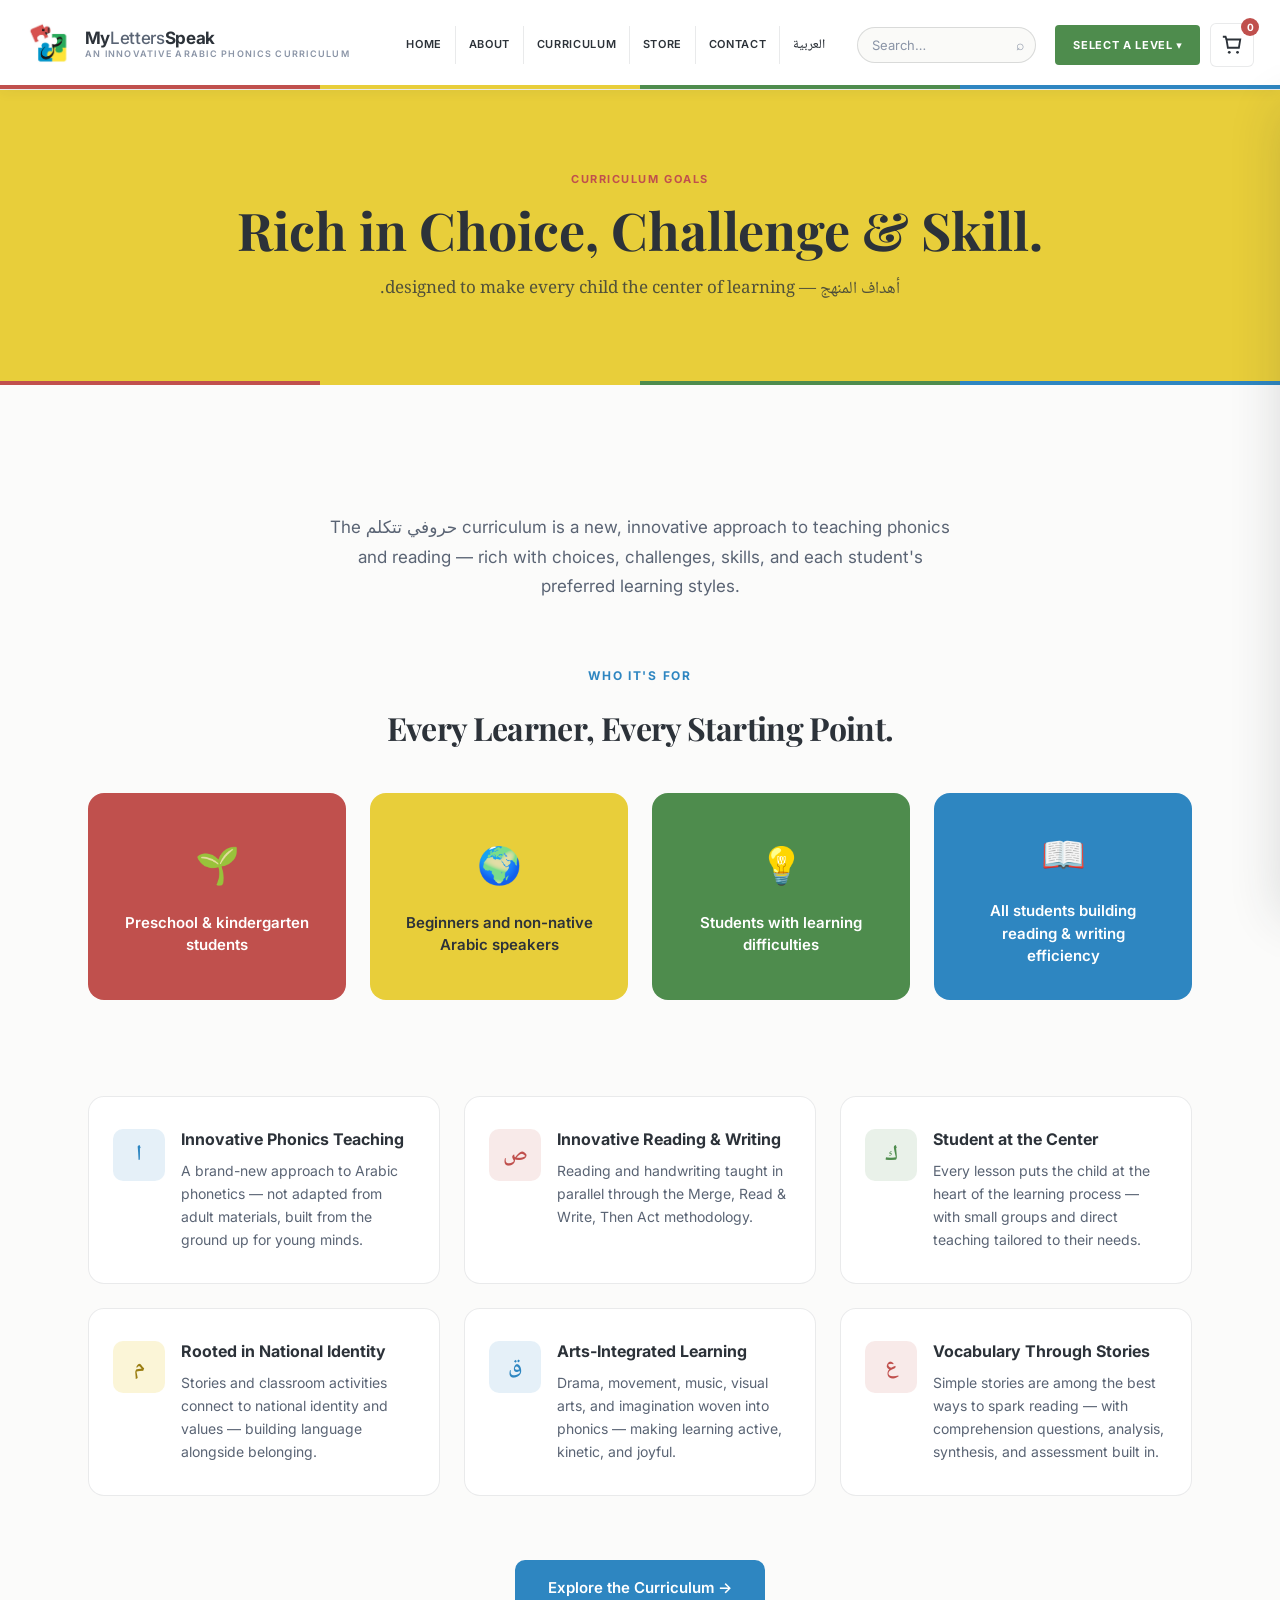
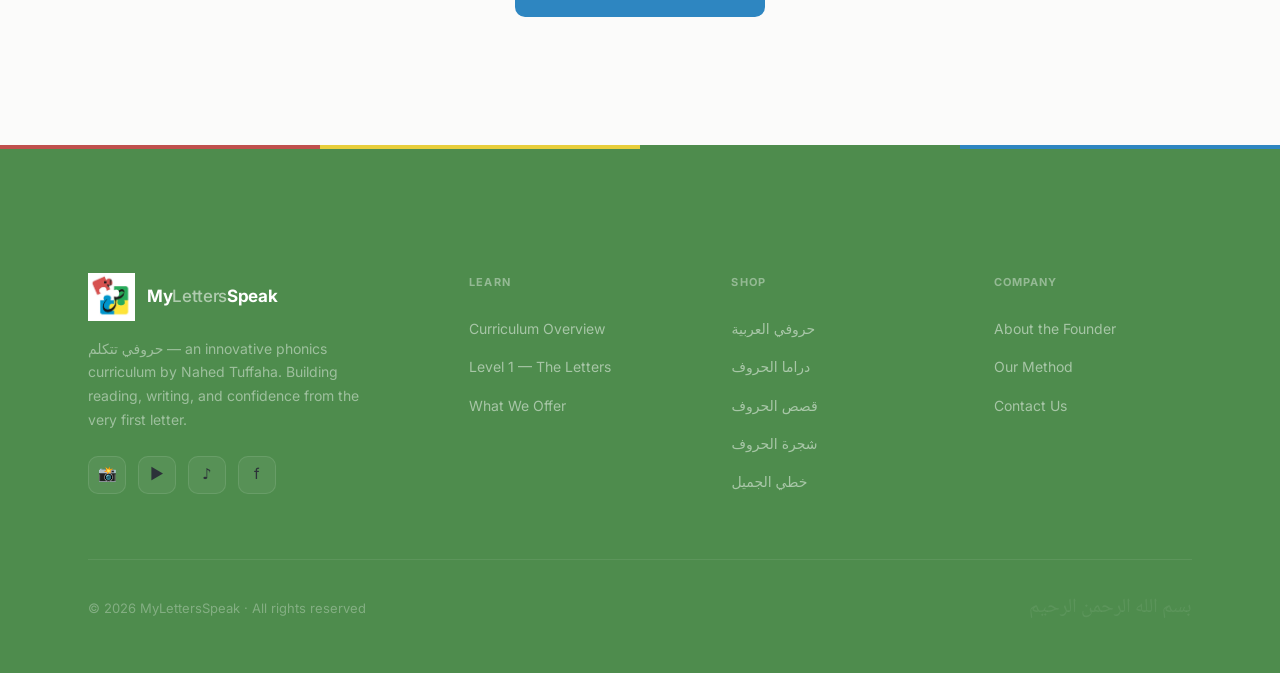
<file: learn.html>
<!DOCTYPE html>
<html lang="en">
<head>
  <meta charset="UTF-8" />
  <meta name="viewport" content="width=device-width, initial-scale=1.0" />
  <title>Learn — MyLettersSpeak</title>
  <link rel="preconnect" href="https://fonts.googleapis.com" />
  <link rel="preconnect" href="https://fonts.gstatic.com" crossorigin />
  <link href="https://fonts.googleapis.com/css2?family=Inter:wght@400;500;600;700&family=Noto+Naskh+Arabic:wght@400;500;600;700&family=Oswald:wght@500;600;700&family=Playfair+Display:wght@600;700;800&display=swap" rel="stylesheet" />
  <link rel="stylesheet" href="styles.css" />
</head>
<body data-page-title="title.learn">

<div class="page-letter-rain" id="rainCanvas" aria-hidden="true"></div>
<div class="page-content">

<nav class="nav" id="nav">
  <div class="nav-inner">
    <a href="index.html" class="logo">
      <img class="logo-mark" src="assets/logo.png" alt="MyLettersSpeak" data-i18n-alt="brand.alt" />
      <div class="logo-text">
        <span class="logo-name" data-i18n-html="brand.name">My<em>Letters</em>Speak</span>
        <span class="logo-tagline" data-i18n="nav.tagline">Where Letters Come Alive</span>
      </div>
    </a>
    <div class="header-center">
      <ul class="nav-links">
        <li><a href="index.html" data-i18n="nav.home">Home</a></li>
        <li><a href="about.html" data-i18n="nav.about">About</a></li>
        <li><a href="curriculum.html" data-i18n="nav.curriculum">Curriculum</a></li>
        <li><a href="store.html" data-i18n="nav.store">Store</a></li>
        <li><a href="contact.html" data-i18n="nav.contact">Contact</a></li>
        <li><button type="button" id="langToggle" class="lang-toggle nav-arabic" data-i18n="nav.lang.ar">العربية</button></li>
      </ul>
      <div class="header-search">
        <input type="search" placeholder="Search…" aria-label="Search site" data-i18n-placeholder="nav.search" data-i18n-aria="nav.search" />
        <span class="header-search-icon" aria-hidden="true">⌕</span>
      </div>
      <div class="nav-actions">
        <div class="level-dropdown" id="levelDropdown">
          <button type="button" class="level-dropdown-btn" id="levelDropdownBtn" data-i18n="nav.selectLevel" aria-expanded="false" aria-haspopup="true">Select a Level ▾
          </button>
          <ul class="level-dropdown-menu" role="menu">
            <li role="none"><a href="curriculum.html#level-1" role="menuitem" data-i18n="nav.l1">Level 1 — Al-Huroof<span data-i18n="nav.l1sub">28 letters, all forms, pronunciation</span></a></li>
            <li role="none"><a href="curriculum.html#level-2" role="menuitem" data-i18n="nav.l2">Level 2 — Al-Kalimat<span data-i18n="nav.l2sub">Vowels, joining rules, first vocabulary</span></a></li>
            <li role="none"><a href="curriculum.html#level-3" role="menuitem" data-i18n="nav.l3">Level 3 — Al-Jumla<span data-i18n="nav.l3sub">Grammar patterns, sentence building</span></a></li>
            <li role="none"><a href="curriculum.html#level-4" role="menuitem" data-i18n="nav.l4">Level 4 — Al-Nass<span data-i18n="nav.l4sub">Reading passages with comprehension</span></a></li>
            <li role="none"><a href="curriculum.html#level-5" role="menuitem" data-i18n="nav.l5">Level 5 — Al-Fasaha<span data-i18n="nav.l5sub">Fluent reading, writing, and expression</span></a></li>
          </ul>
        </div>
        <div class="cart-wrap" id="cartWrap">
          <button type="button" class="cart-btn" id="cartBtn" aria-expanded="false" aria-controls="cartPanel" data-i18n-aria="cart.label" aria-label="Shopping cart">
            <svg class="cart-icon" viewBox="0 0 24 24" fill="none" stroke="currentColor" stroke-width="2" aria-hidden="true">
              <path d="M6 6h15l-1.5 9h-12z"/><circle cx="9" cy="20" r="1.5" fill="currentColor" stroke="none"/><circle cx="18" cy="20" r="1.5" fill="currentColor" stroke="none"/><path d="M6 6L5 3H2"/>
            </svg>
            <span class="cart-count" id="cartCount" hidden>0</span>
          </button>
        </div>
      </div>
    </div>
  </div>
  <div class="cart-drawer" id="cartPanel" aria-hidden="true">
    <div class="cart-drawer-header">
      <h2 class="cart-drawer-title" data-i18n="cart.title">Your Cart</h2>
      <button type="button" class="cart-close" id="cartClose" data-i18n-aria="cart.close" aria-label="Close cart">×</button>
    </div>
    <div class="cart-drawer-body" id="cartItems"></div>
    <div class="cart-drawer-footer" id="cartFooter" hidden>
      <div class="cart-total-row"><span data-i18n="cart.total">Total</span><strong id="cartTotal">AED 0</strong></div>
      <a href="checkout.html" class="btn btn-primary btn-lg cart-checkout" data-i18n="cart.checkout">Proceed to Checkout</a>
    </div>
  </div>
  <div class="cart-backdrop" id="cartBackdrop"></div>
</nav>

<header class="page-hero hero-yellow">
  <span class="page-hero-label" data-i18n="learn.heroLabel">What We Offer</span>
  <h1 class="page-hero-title" data-i18n="learn.heroTitle">Everything a Child Needs to Love Arabic.</h1>
  <p class="page-hero-sub t-arabic" data-i18n="learn.heroSub">تعلَّم العربيةَ كما ينبغي</p>
</header>
<section class="values-section" id="learn">
  <div class="container">
    <p class="section-body center" data-reveal style="max-width:640px;margin:0 auto var(--space-8)" data-i18n="learn.intro">
      The حروفي تتكلم curriculum is a new, innovative approach to teaching phonics and reading — rich with choices, challenges, skills, and each student's preferred learning styles.
    </p>
    <div class="audience-header" data-reveal style="margin-bottom:var(--space-7)">
      <span class="section-label" data-i18n="learn.audienceLabel">Who It's For</span>
      <h2 class="section-title" style="font-size:clamp(24px,4vw,32px)" data-i18n="learn.audienceTitle">Every Learner, Every Starting Point.</h2>
    </div>
    <div class="audience-grid" style="margin-bottom:var(--space-9)">
      <div class="audience-card" data-reveal data-delay="1"><div class="audience-icon">🌱</div><p data-i18n="learn.a1">Preschool &amp; kindergarten students</p></div>
      <div class="audience-card" data-reveal data-delay="2"><div class="audience-icon">🌍</div><p data-i18n="learn.a2">Beginners and non-native Arabic speakers</p></div>
      <div class="audience-card" data-reveal data-delay="3"><div class="audience-icon">💡</div><p data-i18n="learn.a3">Students with learning difficulties</p></div>
      <div class="audience-card" data-reveal data-delay="4"><div class="audience-icon">📖</div><p data-i18n="learn.a4">All students building reading &amp; writing efficiency</p></div>
    </div>
    <div class="values-grid">
      <div class="value-card" data-reveal data-delay="1">
        <div class="value-icon-wrap ic-blue">ا</div>
        <div class="value-content">
          <div class="value-title" data-i18n="learn.v1title">Letter-by-Letter Foundation</div>
          <p class="value-desc" data-i18n="learn.v1desc">Every letter mastered in all positional forms before the next begins. No shortcuts.</p>
        </div>
      </div>
      <div class="value-card" data-reveal data-delay="2">
        <div class="value-icon-wrap ic-red">ص</div>
        <div class="value-content">
          <div class="value-title" data-i18n="learn.v2title">Correct Pronunciation First</div>
          <p class="value-desc" data-i18n="learn.v2desc">Arabic phonemes taught precisely before reading — habits that last a lifetime.</p>
        </div>
      </div>
      <div class="value-card" data-reveal data-delay="3">
        <div class="value-icon-wrap ic-green">ك</div>
        <div class="value-content">
          <div class="value-title" data-i18n="learn.v3title">Reading &amp; Writing in Parallel</div>
          <p class="value-desc" data-i18n="learn.v3desc">Handwriting and reading reinforce each other at every stage of the journey.</p>
        </div>
      </div>
      <div class="value-card" data-reveal data-delay="4">
        <div class="value-icon-wrap ic-yellow">م</div>
        <div class="value-content">
          <div class="value-title" data-i18n="learn.v4title">Built for Children</div>
          <p class="value-desc" data-i18n="learn.v4desc">Short lessons, colorful workbooks, activities that feel like play — not work.</p>
        </div>
      </div>
      <div class="value-card" data-reveal data-delay="5">
        <div class="value-icon-wrap ic-blue">ق</div>
        <div class="value-content">
          <div class="value-title" data-i18n="learn.v5title">Visible Progress</div>
          <p class="value-desc" data-i18n="learn.v5desc">Clear milestones at every level. Parents always know exactly where their child stands.</p>
        </div>
      </div>
      <div class="value-card" data-reveal data-delay="6">
        <div class="value-icon-wrap ic-red">ع</div>
        <div class="value-content">
          <div class="value-title" data-i18n="learn.v6title">Classical from Day One</div>
          <p class="value-desc" data-i18n="learn.v6desc">The language of the Quran and civilization — not a dialect. Authentic from the start.</p>
        </div>
      </div>
    </div>
    <div class="section-cta" style="text-align:center;margin-top:var(--space-8)" data-reveal>
      <a href="curriculum.html" class="btn btn-primary btn-lg" data-i18n="learn.cta">Explore the Curriculum →</a>
    </div>
  </div>
</section>

<footer>
  <div class="container">
    <div class="footer-top">
      <div>
        <a href="index.html" class="logo">
          <img class="logo-mark" src="assets/logo.png" alt="MyLettersSpeak" data-i18n-alt="brand.alt" />
          <span class="logo-name" data-i18n-html="brand.name">My<em>Letters</em>Speak</span>
        </a>
        <p class="footer-brand-desc" data-i18n="footer.desc">A structured, joyful Arabic curriculum built for children — from the very first letter to confident reading and writing.</p>
        <div class="footer-socials">
          <div class="social-icon" title="Instagram">📸</div>
          <div class="social-icon" title="YouTube">▶</div>
          <div class="social-icon" title="TikTok">♪</div>
          <div class="social-icon" title="Facebook">f</div>
        </div>
      </div>
      <div>
        <div class="footer-col-title" data-i18n="footer.learn">Learn</div>
        <ul class="footer-links">
          <li><a href="curriculum.html" data-i18n="footer.curriculumOverview">Curriculum Overview</a></li>
          <li><a href="curriculum.html#level-1" data-i18n="footer.level1">Level 1 — The Letters</a></li>
          <li><a href="learn.html" data-i18n="footer.whatWeOffer">What We Offer</a></li>
        </ul>
      </div>
      <div>
        <div class="footer-col-title" data-i18n="footer.shop">Shop</div>
        <ul class="footer-links">
          <li><a href="store.html">حروفي العربية</a></li>
          <li><a href="store.html">دراما الحروف</a></li>
          <li><a href="store.html">قصص الحروف</a></li>
          <li><a href="store.html">شجرة الحروف</a></li>
          <li><a href="store.html">خطي الجميل</a></li>
        </ul>
      </div>
      <div>
        <div class="footer-col-title" data-i18n="footer.company">Company</div>
        <ul class="footer-links">
          <li><a href="about.html" data-i18n="footer.aboutFounder">About the Founder</a></li>
          <li><a href="about.html" data-i18n="footer.ourMethod">Our Method</a></li>
          <li><a href="contact.html" data-i18n="footer.contactUs">Contact Us</a></li>
        </ul>
      </div>
    </div>
    <div class="footer-bottom">
      <span data-i18n="footer.rights">© 2026 MyLettersSpeak · All rights reserved</span>
      <span class="footer-arabic">بسم الله الرحمن الرحيم</span>
    </div>
  </div>
</footer>

</div>
<script src="i18n.js"></script>
<script src="main.js"></script>
</body>
</html>
</file>
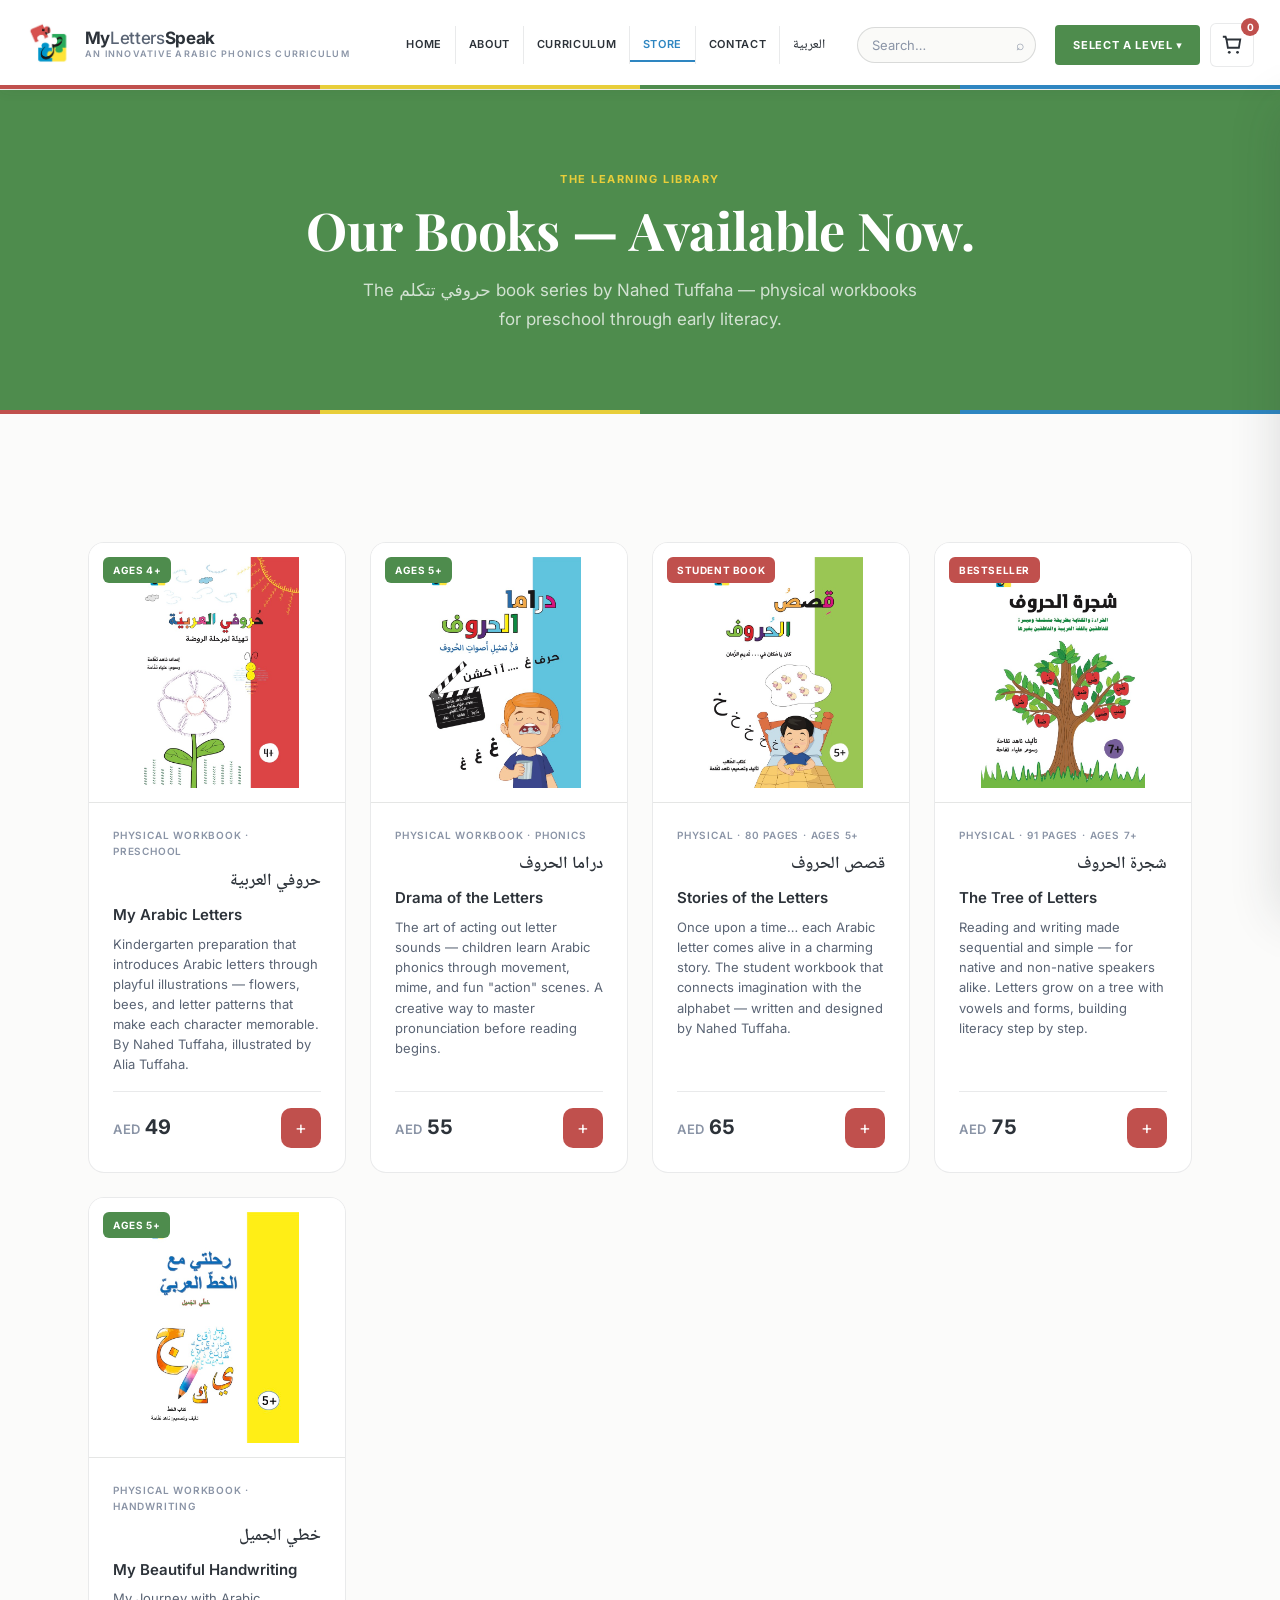
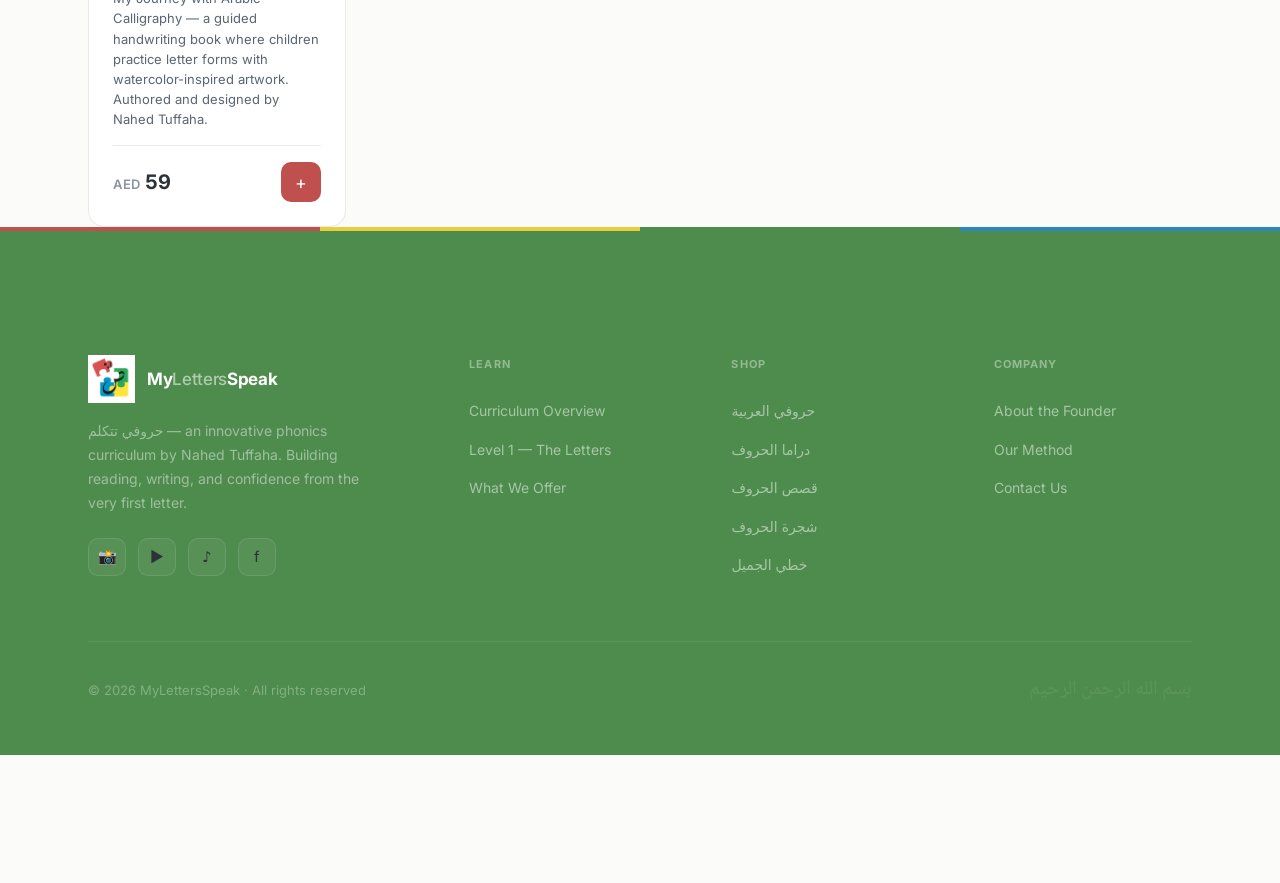
<file: store.html>
<!DOCTYPE html>
<html lang="en">
<head>
  <meta charset="UTF-8" />
  <meta name="viewport" content="width=device-width, initial-scale=1.0" />
  <title>Store — MyLettersSpeak</title>
  <link rel="preconnect" href="https://fonts.googleapis.com" />
  <link rel="preconnect" href="https://fonts.gstatic.com" crossorigin />
  <link href="https://fonts.googleapis.com/css2?family=Inter:wght@400;500;600;700&family=Noto+Naskh+Arabic:wght@400;500;600;700&family=Oswald:wght@500;600;700&family=Playfair+Display:wght@600;700;800&display=swap" rel="stylesheet" />
  <link rel="stylesheet" href="styles.css" />
</head>
<body data-page-title="title.store">

<div class="page-letter-rain" id="rainCanvas" aria-hidden="true"></div>
<div class="page-content">

<nav class="nav" id="nav">
  <div class="nav-inner">
    <a href="index.html" class="logo">
      <img class="logo-mark" src="assets/logo.png" alt="MyLettersSpeak" data-i18n-alt="brand.alt" />
      <div class="logo-text">
        <span class="logo-name" data-i18n-html="brand.name">My<em>Letters</em>Speak</span>
        <span class="logo-tagline" data-i18n="nav.tagline">Where Letters Come Alive</span>
      </div>
    </a>
    <div class="header-center">
      <ul class="nav-links">
        <li><a href="index.html" data-i18n="nav.home">Home</a></li>
        <li><a href="about.html" data-i18n="nav.about">About</a></li>
        <li><a href="curriculum.html" data-i18n="nav.curriculum">Curriculum</a></li>
        <li><a href="store.html" class="active" data-i18n="nav.store">Store</a></li>
        <li><a href="contact.html" data-i18n="nav.contact">Contact</a></li>
        <li><button type="button" id="langToggle" class="lang-toggle nav-arabic" data-i18n="nav.lang.ar">العربية</button></li>
      </ul>
      <div class="header-search">
        <input type="search" placeholder="Search…" aria-label="Search site" data-i18n-placeholder="nav.search" data-i18n-aria="nav.search" />
        <span class="header-search-icon" aria-hidden="true">⌕</span>
      </div>
      <div class="nav-actions">
        <div class="level-dropdown" id="levelDropdown">
          <button type="button" class="level-dropdown-btn" id="levelDropdownBtn" data-i18n="nav.selectLevel" aria-expanded="false" aria-haspopup="true">Select a Level ▾
          </button>
          <ul class="level-dropdown-menu" role="menu">
            <li role="none"><a href="curriculum.html#level-1" role="menuitem" data-i18n="nav.l1">Level 1 — Al-Huroof<span data-i18n="nav.l1sub">28 letters, all forms, pronunciation</span></a></li>
            <li role="none"><a href="curriculum.html#level-2" role="menuitem" data-i18n="nav.l2">Level 2 — Al-Kalimat<span data-i18n="nav.l2sub">Vowels, joining rules, first vocabulary</span></a></li>
            <li role="none"><a href="curriculum.html#level-3" role="menuitem" data-i18n="nav.l3">Level 3 — Al-Jumla<span data-i18n="nav.l3sub">Grammar patterns, sentence building</span></a></li>
            <li role="none"><a href="curriculum.html#level-4" role="menuitem" data-i18n="nav.l4">Level 4 — Al-Nass<span data-i18n="nav.l4sub">Reading passages with comprehension</span></a></li>
            <li role="none"><a href="curriculum.html#level-5" role="menuitem" data-i18n="nav.l5">Level 5 — Al-Fasaha<span data-i18n="nav.l5sub">Fluent reading, writing, and expression</span></a></li>
          </ul>
        </div>
        <div class="cart-wrap" id="cartWrap">
          <button type="button" class="cart-btn" id="cartBtn" aria-expanded="false" aria-controls="cartPanel" data-i18n-aria="cart.label" aria-label="Shopping cart">
            <svg class="cart-icon" viewBox="0 0 24 24" fill="none" stroke="currentColor" stroke-width="2" aria-hidden="true">
              <path d="M6 6h15l-1.5 9h-12z"/><circle cx="9" cy="20" r="1.5" fill="currentColor" stroke="none"/><circle cx="18" cy="20" r="1.5" fill="currentColor" stroke="none"/><path d="M6 6L5 3H2"/>
            </svg>
            <span class="cart-count" id="cartCount" hidden>0</span>
          </button>
        </div>
      </div>
    </div>
  </div>
  <div class="cart-drawer" id="cartPanel" aria-hidden="true">
    <div class="cart-drawer-header">
      <h2 class="cart-drawer-title" data-i18n="cart.title">Your Cart</h2>
      <button type="button" class="cart-close" id="cartClose" data-i18n-aria="cart.close" aria-label="Close cart">×</button>
    </div>
    <div class="cart-drawer-body" id="cartItems"></div>
    <div class="cart-drawer-footer" id="cartFooter" hidden>
      <div class="cart-total-row"><span data-i18n="cart.total">Total</span><strong id="cartTotal">AED 0</strong></div>
      <a href="checkout.html" class="btn btn-primary btn-lg cart-checkout" data-i18n="cart.checkout">Proceed to Checkout</a>
    </div>
  </div>
  <div class="cart-backdrop" id="cartBackdrop"></div>
</nav>

<header class="page-hero hero-green">
  <span class="page-hero-label" data-i18n="store.heroLabel">The Learning Library</span>
  <h1 class="page-hero-title" data-i18n="store.heroTitle">Our Books — Available Now.</h1>
  <p class="page-hero-sub" data-i18n="store.heroSub">Physical workbooks by Nahed Tuffaha — designed for young Arabic learners.</p>
</header>
<section class="store-section" id="store">
  <div class="container">
    <div class="product-grid">
      <div class="product-card" data-product-id="huroofi" data-price="49" data-reveal data-delay="1">
        <div class="product-thumb">
          <img class="product-cover" src="assets/books/huroofi-al-arabiya.jpg" alt="حروفي العربية book cover" loading="lazy" />
          <div class="product-tag tag-new" data-i18n="store.tagAges4">Ages 4+</div>
        </div>
        <div class="product-body">
          <div class="product-format" data-i18n="store.p1format">Physical Workbook · Preschool</div>
          <div class="product-name-ar">حروفي العربية</div>
          <div class="product-name" data-i18n="store.p1name">My Arabic Letters</div>
          <p class="product-desc" data-i18n="store.p1desc">Kindergarten preparation that introduces Arabic letters through playful illustrations — flowers, bees, and letter patterns that make each character memorable. By Nahed Tuffaha, illustrated by Alia Tuffaha.</p>
          <div class="product-footer">
            <div class="product-price"><span class="currency">AED</span> 49</div>
            <button class="add-to-cart" aria-label="Add My Arabic Letters to cart">+</button>
          </div>
        </div>
      </div>
      <div class="product-card" data-product-id="drama" data-price="55" data-reveal data-delay="2">
        <div class="product-thumb">
          <img class="product-cover" src="assets/books/drama-al-huroof.jpg" alt="دراما الحروف book cover" loading="lazy" />
          <div class="product-tag tag-new" data-i18n="store.tagAges5">Ages 5+</div>
        </div>
        <div class="product-body">
          <div class="product-format" data-i18n="store.p2format">Physical Workbook · Phonics</div>
          <div class="product-name-ar">دراما الحروف</div>
          <div class="product-name" data-i18n="store.p2name">Drama of the Letters</div>
          <p class="product-desc" data-i18n="store.p2desc">The art of acting out letter sounds — children learn Arabic phonics through movement, mime, and fun “action” scenes. A creative way to master pronunciation before reading begins.</p>
          <div class="product-footer">
            <div class="product-price"><span class="currency">AED</span> 55</div>
            <button class="add-to-cart" aria-label="Add Drama of the Letters to cart">+</button>
          </div>
        </div>
      </div>
      <div class="product-card" data-product-id="stories" data-price="65" data-reveal data-delay="3">
        <div class="product-thumb">
          <img class="product-cover" src="assets/books/three-stories.jpg" alt="قصص الحروف book cover" loading="lazy" />
          <div class="product-tag tag-best" data-i18n="store.tagStudent">Student Book</div>
        </div>
        <div class="product-body">
          <div class="product-format" data-i18n="store.p3format">Physical · 80 Pages · Ages 5+</div>
          <div class="product-name-ar">قصص الحروف</div>
          <div class="product-name" data-i18n="store.p3name">Stories of the Letters</div>
          <p class="product-desc" data-i18n="store.p3desc">Once upon a time… each Arabic letter comes alive in a charming story. The student workbook that connects imagination with the alphabet — written and designed by Nahed Tuffaha.</p>
          <div class="product-footer">
            <div class="product-price"><span class="currency">AED</span> 65</div>
            <button class="add-to-cart" aria-label="Add Stories of the Letters to cart">+</button>
          </div>
        </div>
      </div>
      <div class="product-card" data-product-id="tree" data-price="75" data-reveal data-delay="4">
        <div class="product-thumb">
          <img class="product-cover" src="assets/books/cover-nahid.jpg" alt="شجرة الحروف book cover" loading="lazy" />
          <div class="product-tag tag-best" data-i18n="store.tagBest">Bestseller</div>
        </div>
        <div class="product-body">
          <div class="product-format" data-i18n="store.p4format">Physical · 91 Pages · Ages 7+</div>
          <div class="product-name-ar">شجرة الحروف</div>
          <div class="product-name" data-i18n="store.p4name">The Tree of Letters</div>
          <p class="product-desc" data-i18n="store.p4desc">Reading and writing made sequential and simple — for native and non-native speakers alike. Letters grow on a tree with vowels and forms, building literacy step by step.</p>
          <div class="product-footer">
            <div class="product-price"><span class="currency">AED</span> 75</div>
            <button class="add-to-cart" aria-label="Add The Tree of Letters to cart">+</button>
          </div>
        </div>
      </div>
      <div class="product-card" data-product-id="handwriting" data-price="59" data-reveal data-delay="5">
        <div class="product-thumb">
          <img class="product-cover" src="assets/books/khatti-al-jameel.jpg" alt="خطي الجميل book cover" loading="lazy" />
          <div class="product-tag tag-new" data-i18n="store.tagAges5">Ages 5+</div>
        </div>
        <div class="product-body">
          <div class="product-format" data-i18n="store.p5format">Physical Workbook · Handwriting</div>
          <div class="product-name-ar">خطي الجميل</div>
          <div class="product-name" data-i18n="store.p5name">My Beautiful Handwriting</div>
          <p class="product-desc" data-i18n="store.p5desc">My Journey with Arabic Calligraphy — a guided handwriting book where children practice letter forms with watercolor-inspired artwork. Authored and designed by Nahed Tuffaha.</p>
          <div class="product-footer">
            <div class="product-price"><span class="currency">AED</span> 59</div>
            <button class="add-to-cart" aria-label="Add My Beautiful Handwriting to cart">+</button>
          </div>
        </div>
      </div>
    </div>
  </div>


<footer>
  <div class="container">
    <div class="footer-top">
      <div>
        <a href="index.html" class="logo">
          <img class="logo-mark" src="assets/logo.png" alt="MyLettersSpeak" data-i18n-alt="brand.alt" />
          <span class="logo-name" data-i18n-html="brand.name">My<em>Letters</em>Speak</span>
        </a>
        <p class="footer-brand-desc" data-i18n="footer.desc">A structured, joyful Arabic curriculum built for children — from the very first letter to confident reading and writing.</p>
        <div class="footer-socials">
          <div class="social-icon" title="Instagram">📸</div>
          <div class="social-icon" title="YouTube">▶</div>
          <div class="social-icon" title="TikTok">♪</div>
          <div class="social-icon" title="Facebook">f</div>
        </div>
      </div>
      <div>
        <div class="footer-col-title" data-i18n="footer.learn">Learn</div>
        <ul class="footer-links">
          <li><a href="curriculum.html" data-i18n="footer.curriculumOverview">Curriculum Overview</a></li>
          <li><a href="curriculum.html#level-1" data-i18n="footer.level1">Level 1 — The Letters</a></li>
          <li><a href="learn.html" data-i18n="footer.whatWeOffer">What We Offer</a></li>
        </ul>
      </div>
      <div>
        <div class="footer-col-title" data-i18n="footer.shop">Shop</div>
        <ul class="footer-links">
          <li><a href="store.html">حروفي العربية</a></li>
          <li><a href="store.html">دراما الحروف</a></li>
          <li><a href="store.html">قصص الحروف</a></li>
          <li><a href="store.html">شجرة الحروف</a></li>
          <li><a href="store.html">خطي الجميل</a></li>
        </ul>
      </div>
      <div>
        <div class="footer-col-title" data-i18n="footer.company">Company</div>
        <ul class="footer-links">
          <li><a href="about.html" data-i18n="footer.aboutFounder">About the Founder</a></li>
          <li><a href="about.html" data-i18n="footer.ourMethod">Our Method</a></li>
          <li><a href="contact.html" data-i18n="footer.contactUs">Contact Us</a></li>
        </ul>
      </div>
    </div>
    <div class="footer-bottom">
      <span data-i18n="footer.rights">© 2026 MyLettersSpeak · All rights reserved</span>
      <span class="footer-arabic">بسم الله الرحمن الرحيم</span>
    </div>
  </div>
</footer>

</div>
<script src="i18n.js"></script>
<script src="main.js"></script>
</body>
</html>
</file>
<file: styles.css>
:root {
  --c-red:     #C0504D;
  --c-green:   #4E8C4D;
  --c-blue:    #2E86C1;
  --c-yellow:  #E8CE3A;
  --c-ink:     #2C3239;
  --c-navy:    var(--c-ink);
  --c-navy-2:  #3F4650;
  --c-white:   #FFFFFF;
  --c-off:     #FAFAF8;
  --c-surface: #FFFFFF;
  --c-border:  rgba(44,50,57,0.1);
  --c-border-strong: rgba(44,50,57,0.16);
  --c-text:    var(--c-ink);
  --c-muted:   #5A6474;
  --c-subtle:  #8A94A6;

  --logo-blocks: linear-gradient(90deg,
    var(--c-red) 0%, var(--c-red) 25%,
    var(--c-yellow) 25%, var(--c-yellow) 50%,
    var(--c-green) 50%, var(--c-green) 75%,
    var(--c-blue) 75%, var(--c-blue) 100%
  );
  --rain-bg: rgba(255, 255, 255, 0.78);

  --space-1:  4px;
  --space-2:  8px;
  --space-3:  12px;
  --space-4:  16px;
  --space-5:  24px;
  --space-6:  32px;
  --space-7:  48px;
  --space-8:  64px;
  --space-9:  96px;
  --space-10: 128px;
  --section-pad: clamp(96px, 10vw, 140px);

  --r-sm:  6px;
  --r-md:  10px;
  --r-lg:  16px;
  --r-xl:  24px;

  --sh-sm: 0 4px 16px rgba(44,50,57,0.08);
  --sh-md: 0 8px 32px rgba(44,50,57,0.12);
  --sh-lg: 0 16px 48px rgba(44,50,57,0.16);
  --sh-btn: 0 8px 24px rgba(46,134,193,0.28);

  --f-display: 'Playfair Display', Georgia, serif;
  --f-condensed: 'Oswald', 'Arial Narrow', sans-serif;
  --f-body:    'Inter', -apple-system, BlinkMacSystemFont, system-ui, sans-serif;
  --f-arabic:  'Noto Naskh Arabic', serif;
  --nav-h: 90px;

  --ease-out: cubic-bezier(0.22, 1, 0.36, 1);
  --ease-in-out: cubic-bezier(0.4, 0, 0.2, 1);
  --duration: 0.25s;
}

*, *::before, *::after { box-sizing: border-box; margin: 0; padding: 0; }
html { font-size: 16px; scroll-behavior: smooth; -webkit-font-smoothing: antialiased; -moz-osx-font-smoothing: grayscale; }
body { font-family: var(--f-body); background: #EEECE8; color: var(--c-text); overflow-x: hidden; line-height: 1.65; padding-top: var(--nav-h); }

.page-letter-rain {
  position: fixed; inset: 0; width: 100%; height: 100%;
  overflow: hidden; pointer-events: none; z-index: 0;
}
.page-content { position: relative; z-index: 1; background: transparent; }
a { text-decoration: none; color: inherit; }
button { cursor: pointer; font-family: var(--f-body); border: none; }
img { display: block; max-width: 100%; }

.t-arabic { font-family: var(--f-arabic); direction: rtl; }
.container { max-width: 1200px; margin: 0 auto; padding: 0 clamp(20px, 4vw, 48px); }
.container-sm { max-width: 720px; margin: 0 auto; padding: 0 clamp(20px, 4vw, 48px); }

.accent-blue  { color: var(--c-blue); }
.accent-red   { color: var(--c-red); }
.accent-green { color: var(--c-green); }
.accent-gold  { color: var(--c-yellow); }

/* BUTTONS */
.btn {
  display: inline-flex; align-items: center; justify-content: center; gap: var(--space-2);
  font-family: var(--f-body); font-weight: 600; font-size: 14px;
  border-radius: var(--r-md); padding: 12px 24px;
  border: 1px solid transparent;
  transition: background var(--duration) var(--ease-out), border-color var(--duration) var(--ease-out),
              box-shadow var(--duration) var(--ease-out), transform var(--duration) var(--ease-out), color var(--duration) var(--ease-out);
  white-space: nowrap;
}
.btn:hover { transform: translateY(-3px); box-shadow: var(--sh-sm); }
.btn:active { transform: translateY(-1px); }
.btn-lg { padding: 15px 32px; font-size: 15px; }
.btn-sm { padding: 10px 18px; font-size: 13px; }
.btn-primary { background: var(--c-blue); color: #fff; }
.btn-primary:hover { background: #2578b0; box-shadow: var(--sh-btn); }
.btn-navy { background: var(--c-red); color: #fff; }
.btn-navy:hover { background: #a84340; box-shadow: var(--sh-md); }
.btn-yellow { background: var(--c-yellow); color: var(--c-ink); }
.btn-yellow:hover { filter: brightness(1.05); box-shadow: 0 8px 24px rgba(232,206,58,0.35); }
.btn-white {
  background: rgba(255,255,255,0.1); color: #fff;
  border-color: rgba(255,255,255,0.25);
}
.btn-white:hover { background: rgba(255,255,255,0.18); border-color: rgba(255,255,255,0.4); }
.btn-ghost { background: var(--c-surface); color: var(--c-text); border-color: var(--c-border); }
.btn-ghost:hover { border-color: var(--c-border-strong); background: var(--c-off); }
.btn-outline-white {
  background: transparent; color: #fff;
  border-color: rgba(255,255,255,0.45);
}
.btn-outline-white:hover { background: rgba(255,255,255,0.1); border-color: rgba(255,255,255,0.65); }

/* ═══ HEADER / NAV (Aldar-style) ═══ */
.nav {
  position: fixed; top: 0; left: 0; right: 0; z-index: 300;
  height: var(--nav-h); background: #fff;
  border-bottom: 1px solid var(--c-border);
  box-shadow: 0 2px 12px rgba(44,50,57,0.06);
  transition: box-shadow 0.3s var(--ease-in-out);
}
.nav::after {
  content: ''; position: absolute; bottom: 0; left: 0; right: 0; height: 4px;
  background: var(--logo-blocks);
}
.nav.scrolled { box-shadow: 0 4px 24px rgba(44,50,57,0.1); }
.nav-inner {
  max-width: 1440px; margin: 0 auto; padding: 0 clamp(16px, 2vw, 32px);
  height: 100%; display: flex; align-items: center; gap: clamp(12px, 2vw, 24px);
}
.logo { display: flex; align-items: center; gap: 12px; flex-shrink: 0; min-width: 0; }
.logo-mark { height: 48px; width: auto; max-width: 56px; flex-shrink: 0; object-fit: contain; display: block; }
.logo-text { display: flex; flex-direction: column; gap: 2px; min-width: 0; }
.logo-name { font-weight: 700; font-size: 17px; letter-spacing: -0.02em; color: var(--c-navy); line-height: 1.1; }
.logo-name em { font-style: normal; font-weight: 500; color: var(--c-muted); }
.logo-tagline {
  font-size: 9px; font-weight: 600; letter-spacing: 0.14em;
  text-transform: uppercase; color: var(--c-subtle); line-height: 1.2;
}

.header-center { display: flex; align-items: center; gap: clamp(8px, 1.5vw, 20px); flex: 1; justify-content: flex-end; min-width: 0; }
.nav-links {
  display: flex; align-items: stretch; list-style: none; flex-shrink: 1; min-width: 0;
}
.nav-links li { display: flex; align-items: center; }
.nav-links li + li { border-left: 1px solid var(--c-border); }
.nav-links a {
  display: block; padding: 8px clamp(8px, 1vw, 14px);
  font-size: 11px; font-weight: 600; text-transform: uppercase; letter-spacing: 0.06em;
  color: var(--c-navy); white-space: nowrap;
  transition: color var(--duration), background var(--duration);
}
.nav-links a:hover { color: var(--c-red); }
.nav-links li:nth-child(3) a:hover { color: var(--c-green); }
.nav-links li:nth-child(4) a:hover { color: var(--c-blue); }
.nav-links li:nth-child(5) a:hover { color: #9a7d10; }
.nav-links a.active { color: var(--c-blue); box-shadow: inset 0 -2px 0 var(--c-blue); }
.nav-links a.nav-arabic {
  font-family: var(--f-arabic); font-size: 13px; letter-spacing: 0; text-transform: none; font-weight: 500;
}

.header-search {
  position: relative; flex-shrink: 0; display: flex; align-items: center;
}
.header-search input {
  width: clamp(120px, 14vw, 180px); height: 36px; padding: 0 36px 0 14px;
  border: 1px solid var(--c-border-strong); border-radius: 100px;
  font-family: var(--f-body); font-size: 13px; color: var(--c-navy);
  background: var(--c-off); outline: none;
  transition: border-color var(--duration), box-shadow var(--duration);
}
.header-search input:focus { border-color: var(--c-blue); box-shadow: 0 0 0 3px rgba(46,134,193,0.12); }
.header-search input::placeholder { color: var(--c-subtle); }
.header-search-icon {
  position: absolute; right: 12px; top: 50%; transform: translateY(-50%);
  font-size: 14px; color: var(--c-subtle); pointer-events: none;
}

.nav-actions { display: flex; align-items: center; gap: 10px; flex-shrink: 0; }

.nav-toggle {
  display: none;
  width: 44px; height: 44px;
  flex-direction: column; align-items: center; justify-content: center; gap: 5px;
  background: none; border: 1px solid var(--c-border); border-radius: var(--r-sm);
  cursor: pointer; padding: 0; flex-shrink: 0;
}
.nav-toggle span {
  display: block; width: 18px; height: 2px;
  background: var(--c-navy); border-radius: 1px;
  transition: transform 0.25s var(--ease-out), opacity 0.25s;
}
.nav.nav-open .nav-toggle span:nth-child(1) { transform: translateY(7px) rotate(45deg); }
.nav.nav-open .nav-toggle span:nth-child(2) { opacity: 0; }
.nav.nav-open .nav-toggle span:nth-child(3) { transform: translateY(-7px) rotate(-45deg); }
.nav-top-bar { display: none; align-items: center; gap: 8px; margin-left: auto; flex-shrink: 0; }

/* Cart */
.cart-wrap { position: relative; flex-shrink: 0; }
.cart-btn {
  position: relative; width: 44px; height: 44px;
  border: 1px solid var(--c-border); border-radius: var(--r-sm);
  background: #fff; color: var(--c-navy); cursor: pointer;
  display: flex; align-items: center; justify-content: center;
  transition: border-color var(--duration), color var(--duration), box-shadow var(--duration);
}
.cart-btn:hover { border-color: var(--c-blue); color: var(--c-blue); box-shadow: var(--sh-sm); }
.cart-icon { width: 22px; height: 22px; }
.cart-count {
  position: absolute; top: -6px; right: -6px; min-width: 18px; height: 18px;
  padding: 0 5px; border-radius: 100px; background: var(--c-red); color: #fff;
  font-size: 10px; font-weight: 700; display: flex; align-items: center; justify-content: center;
  line-height: 1;
}

.cart-backdrop {
  position: fixed; inset: var(--nav-h) 0 0 0; z-index: 298;
  background: rgba(44,50,57,0.45); opacity: 0; visibility: hidden;
  transition: opacity 0.35s, visibility 0.35s;
}
.cart-backdrop.open { opacity: 1; visibility: visible; }

.cart-drawer {
  position: fixed; top: var(--nav-h); right: 0; bottom: 0; z-index: 299;
  width: min(400px, 100%); background: #fff;
  border-left: 1px solid var(--c-border); box-shadow: var(--sh-lg);
  display: flex; flex-direction: column;
  transform: translateX(100%); transition: transform 0.35s var(--ease-out);
}
.cart-drawer.open { transform: translateX(0); }
.cart-drawer-header {
  display: flex; align-items: center; justify-content: space-between;
  padding: 20px 24px; border-bottom: 1px solid var(--c-border); flex-shrink: 0;
}
.cart-drawer-title { font-size: 18px; font-weight: 700; color: var(--c-navy); }
.cart-close {
  width: 36px; height: 36px; border: none; background: var(--c-off);
  border-radius: var(--r-sm); font-size: 22px; line-height: 1; color: var(--c-navy); cursor: pointer;
}
.cart-close:hover { background: var(--c-border); }
.cart-drawer-body { flex: 1; overflow-y: auto; padding: 16px 24px; }
.cart-empty a { color: var(--c-blue); font-weight: 600; }
.cart-item {
  display: flex; gap: 14px; padding: 14px 0;
  border-bottom: 1px solid var(--c-border);
}
.cart-item:last-child { border-bottom: none; }
.cart-item-thumb {
  width: 56px; height: 72px; flex-shrink: 0; border-radius: 4px;
  overflow: hidden; background: var(--c-off); border: 1px solid var(--c-border);
}
.cart-item-thumb img { width: 100%; height: 100%; object-fit: cover; }
.cart-item-info { flex: 1; min-width: 0; }
.cart-item-name { font-weight: 600; font-size: 14px; color: var(--c-navy); line-height: 1.35; margin-bottom: 2px; }
.cart-item-name-ar { font-family: var(--f-arabic); font-size: 13px; color: var(--c-muted); direction: rtl; margin-bottom: 8px; }
.cart-item-row { display: flex; align-items: center; justify-content: space-between; gap: 8px; }
.cart-item-price { font-weight: 700; font-size: 15px; color: var(--c-navy); }
.cart-item-remove {
  font-size: 12px; font-weight: 600; color: var(--c-subtle); background: none; border: none;
  cursor: pointer; text-decoration: underline; padding: 0;
}
.cart-item-remove:hover { color: var(--c-red); }
.cart-drawer-footer {
  padding: 20px 24px; border-top: 1px solid var(--c-border); flex-shrink: 0;
}
.cart-total-row {
  display: flex; align-items: center; justify-content: space-between;
  margin-bottom: 16px; font-size: 16px; color: var(--c-navy);
}
.cart-total-row strong { font-size: 20px; }
.cart-checkout { width: 100%; }

.level-dropdown { position: relative; }
.level-dropdown-btn {
  height: 40px; padding: 0 18px; background: var(--c-green); color: #fff;
  font-family: var(--f-body); font-size: 11px; font-weight: 700;
  text-transform: uppercase; letter-spacing: 0.06em;
  border: none; border-radius: 4px; cursor: pointer; white-space: nowrap;
  transition: background var(--duration), transform var(--duration), box-shadow var(--duration);
}
.level-dropdown-btn:hover { background: #437a44; transform: translateY(-1px); box-shadow: var(--sh-sm); }
.level-dropdown-menu {
  position: absolute; top: calc(100% + 8px); right: 0; min-width: 280px;
  background: #fff; border: 1px solid var(--c-border); border-radius: var(--r-md);
  box-shadow: var(--sh-lg); list-style: none; padding: 8px 0;
  opacity: 0; visibility: hidden; transform: translateY(-8px);
  transition: opacity 0.25s, transform 0.25s, visibility 0.25s;
  z-index: 400;
}
.level-dropdown.open .level-dropdown-menu { opacity: 1; visibility: visible; transform: translateY(0); }
.level-dropdown-menu li { list-style: none; }
.level-dropdown-menu a {
  display: block; padding: 12px 18px; font-size: 14px; font-weight: 500; color: var(--c-navy);
  border-bottom: 1px solid var(--c-border); transition: background var(--duration), color var(--duration);
}
.level-dropdown-menu a:last-child { border-bottom: none; }
.level-dropdown-menu a:hover { background: var(--c-off); color: var(--c-blue); }
.level-dropdown-menu a span { display: block; font-size: 12px; color: var(--c-subtle); margin-top: 2px; font-weight: 400; }


body.cart-open { overflow: hidden; }

/* ═══ HERO CAROUSEL ═══ */
.hero-carousel {
  position: relative; width: 100%; height: 75vh; min-height: 480px; max-height: 820px;
  overflow: hidden; background: var(--c-blue);
}
.carousel-track { position: relative; width: 100%; height: 100%; }
.carousel-slide {
  position: absolute; inset: 0; opacity: 0; visibility: hidden;
  transition: opacity 0.8s var(--ease-in-out), visibility 0.8s;
  display: flex; align-items: center; justify-content: center; text-align: center;
  padding: 48px clamp(20px, 4vw, 48px);
}
.carousel-slide.active { opacity: 1; visibility: visible; z-index: 1; }
.carousel-slide::before {
  content: ''; position: absolute; inset: 0;
  background: rgba(0,0,0,0.35); z-index: 1;
}
.carousel-slide::after {
  content: attr(data-deco);
  position: absolute; font-family: var(--f-arabic); font-size: clamp(180px, 28vw, 420px);
  font-weight: 700; color: rgba(255,255,255,0.06); line-height: 1;
  right: 5%; bottom: 5%; z-index: 0; pointer-events: none; direction: rtl;
}
.slide-bg-1 { background: var(--c-blue); }
.slide-bg-2 { background: var(--c-green); }
.slide-bg-3 { background: var(--c-red); }
.slide-bg-4 { background: var(--c-yellow); }
.slide-bg-5 { background: var(--c-blue); }
.slide-bg-4 .carousel-title,
.slide-bg-4 .carousel-sub { color: var(--c-ink); text-shadow: none; }
.slide-bg-4 .carousel-cta { background: var(--c-ink); color: #fff; }
.slide-bg-4::before { background: rgba(255,255,255,0.12); }
.slide-bg-4 .carousel-dot { border-color: rgba(44,50,57,0.35); }
.slide-bg-4 .carousel-dot.active { background: var(--c-ink); border-color: var(--c-ink); }

.carousel-content { position: relative; z-index: 2; max-width: 900px; }
.carousel-title {
  font-family: var(--f-condensed); font-weight: 700;
  font-size: clamp(36px, 6vw, 72px); line-height: 1.05;
  letter-spacing: 0.02em; text-transform: uppercase; color: #fff;
  margin-bottom: 20px;
}
.carousel-sub {
  font-size: clamp(16px, 2vw, 20px); color: rgba(255,255,255,0.88);
  line-height: 1.65; max-width: 640px; margin: 0 auto 32px;
}
.carousel-sub.t-arabic { font-family: var(--f-arabic); font-size: clamp(22px, 3vw, 32px); direction: rtl; }
.carousel-cta {
  display: inline-flex; align-items: center; justify-content: center;
  padding: 14px 32px; background: #fff; color: var(--c-navy);
  font-size: 12px; font-weight: 700; text-transform: uppercase; letter-spacing: 0.08em;
  border-radius: 4px; border: none; cursor: pointer;
  transition: transform var(--duration), box-shadow var(--duration);
}
.carousel-cta:hover { transform: translateY(-3px); box-shadow: 0 8px 24px rgba(0,0,0,0.2); }

.carousel-controls {
  position: absolute; bottom: 28px; left: 50%; transform: translateX(-50%);
  z-index: 10; display: flex; align-items: center; gap: 16px;
}
.carousel-arrow, .carousel-pause {
  width: 40px; height: 40px; border-radius: 50%;
  background: rgba(255,255,255,0.15); border: 1px solid rgba(255,255,255,0.35);
  color: #fff; font-size: 20px; display: flex; align-items: center; justify-content: center;
  cursor: pointer; transition: background var(--duration);
}
.carousel-arrow:hover, .carousel-pause:hover { background: rgba(255,255,255,0.28); }
.carousel-dots { display: flex; align-items: center; gap: 10px; }
.carousel-dot {
  width: 10px; height: 10px; border-radius: 50%; padding: 0;
  background: transparent; border: 2px solid rgba(255,255,255,0.55);
  cursor: pointer; transition: background var(--duration), border-color var(--duration), transform var(--duration);
}
.carousel-dot.active { background: #fff; border-color: #fff; transform: scale(1.1); }

/* ═══ OVERVIEW (under hero) ═══ */
.overview-section {
  background: var(--rain-bg); padding: clamp(40px, 6vw, 64px) 0 clamp(32px, 5vw, 48px);
  text-align: center;
}
.overview-btn {
  display: inline-flex; align-items: center; justify-content: center;
  padding: 14px 36px; background: var(--c-red); color: #fff;
  font-size: 12px; font-weight: 700; letter-spacing: 0.1em; text-transform: uppercase;
  border-radius: 6px; margin-bottom: clamp(32px, 5vw, 48px);
  transition: transform var(--duration), box-shadow var(--duration), background var(--duration);
}
.overview-btn:hover { background: #a84340; transform: translateY(-2px); box-shadow: var(--sh-md); }

.levels-strip-wrap {
  display: flex; align-items: center; gap: 12px;
  max-width: 1200px; margin: 0 auto; padding: 0 clamp(16px, 3vw, 32px);
}
.strip-arrow {
  flex-shrink: 0; width: 44px; height: 44px; border-radius: 50%;
  border: 1px solid var(--c-border); background: #fff; color: var(--c-navy);
  font-size: 22px; display: flex; align-items: center; justify-content: center;
  cursor: pointer; transition: border-color var(--duration), color var(--duration), box-shadow var(--duration);
}
.strip-arrow:hover { border-color: var(--c-blue); color: var(--c-blue); box-shadow: var(--sh-sm); }
.levels-strip {
  flex: 1; display: flex; gap: clamp(16px, 3vw, 32px); overflow-x: auto;
  scroll-behavior: smooth; scrollbar-width: none; -webkit-overflow-scrolling: touch;
  padding: 8px 4px;
}
.levels-strip::-webkit-scrollbar { display: none; }
.strip-item {
  flex: 0 0 auto; display: flex; flex-direction: column; align-items: center;
  gap: 10px; min-width: 120px; padding: 8px 12px; cursor: pointer;
  transition: transform var(--duration);
}
.strip-item:hover { transform: translateY(-3px); }
.strip-mark {
  width: 48px; height: 48px; border-radius: 8px;
  display: flex; align-items: center; justify-content: center;
  font-family: var(--f-arabic); font-size: 22px; font-weight: 700; color: #fff;
}
.strip-mark.m-red { background: var(--c-red); }
.strip-mark.m-green { background: var(--c-green); }
.strip-mark.m-blue { background: var(--c-blue); }
.strip-mark.m-yellow { background: var(--c-yellow); color: var(--c-navy); }
.strip-name {
  font-size: 10px; font-weight: 700; text-transform: uppercase;
  letter-spacing: 0.06em; color: var(--c-navy); text-align: center; line-height: 1.35;
}

.overview-card-wrap { margin-top: clamp(32px, 5vw, 48px); }
.hero-card {
  background: #fff; border: 1px solid var(--c-border); border-radius: var(--r-xl);
  padding: 32px 40px; box-shadow: var(--sh-md); text-align: center;
  max-width: 320px; margin: 0 auto; display: inline-block;
}
.hero-card-letter {
  font-family: var(--f-arabic); font-size: 100px; line-height: 1;
  margin-bottom: 12px; color: var(--c-navy); direction: rtl;
  transition: opacity 0.6s, transform 0.6s var(--ease-out);
}
.hero-card-label {
  font-size: 10px; font-weight: 700; text-transform: uppercase; letter-spacing: 0.12em;
  color: var(--c-subtle); margin-bottom: 6px;
}
.hero-card-text {
  font-family: var(--f-display); font-weight: 700; font-size: 20px; color: var(--c-navy);
}

.rain-letter {
  position: absolute; font-family: var(--f-arabic); font-weight: 700;
  user-select: none; pointer-events: none;
  animation: rainFall linear infinite; will-change: transform;
  z-index: 0;
}
@keyframes rainFall {
  0%   { transform: translateY(-80px) rotate(var(--r)); opacity: 0; }
  6%   { opacity: var(--op); }
  92%  { opacity: var(--op); }
  100% { transform: translateY(110vh) rotate(var(--r)); opacity: 0; }
}

/* STATS — four solid logo-color blocks */
.stats-band {
  background: transparent; padding: 0; position: relative;
}
.stats-band::before { display: none; }
.stats-grid {
  display: grid; grid-template-columns: repeat(4, 1fr); gap: 0;
  text-align: center;
}
.stat-cell { padding: clamp(40px, 6vw, 64px) var(--space-4); }
.stat-cell:nth-child(1) { background: var(--c-red); }
.stat-cell:nth-child(2) { background: var(--c-yellow); }
.stat-cell:nth-child(3) { background: var(--c-green); }
.stat-cell:nth-child(4) { background: var(--c-blue); }
.stat-num {
  font-family: var(--f-display); font-weight: 700;
  font-size: clamp(40px, 5vw, 64px); line-height: 1; color: #fff;
  letter-spacing: -0.03em; margin-bottom: var(--space-3);
  font-variant-numeric: tabular-nums;
}
.stat-cell:nth-child(2) .stat-num { color: var(--c-ink); }
.stat-num .accent-blue { color: rgba(255,255,255,0.9); }
.stat-cell:nth-child(2) .stat-num .accent-blue { color: var(--c-red); }
.stat-label {
  font-size: 14px; font-weight: 600; color: rgba(255,255,255,0.85);
  line-height: 1.5; max-width: 200px; margin: 0 auto;
}
.stat-cell:nth-child(2) .stat-label { color: rgba(44,50,57,0.75); }
.stat-divider {
  width: 1px; background: rgba(255,255,255,0.1);
  align-self: stretch; margin: var(--space-4) 0;
}

/* MARQUEE */
.marquee-strip {
  background: var(--c-green); padding: 16px 0; overflow: hidden; display: flex;
}
.marquee-inner { display: flex; width: max-content; animation: marqueeScroll 40s linear infinite; }
@keyframes marqueeScroll { from { transform: translateX(0); } to { transform: translateX(-50%); } }
.marquee-item {
  display: flex; align-items: center; gap: var(--space-2); padding: 0 40px;
  font-size: 12px; font-weight: 600; text-transform: uppercase; letter-spacing: 0.08em;
  color: rgba(255,255,255,0.4); white-space: nowrap;
}
.marquee-item .m-dot { width: 4px; height: 4px; border-radius: 50%; background: rgba(255,255,255,0.2); }
.marquee-item strong { color: rgba(255,255,255,0.85); font-weight: 600; }

/* SECTIONS */
section { padding: var(--section-pad) 0; }
.section-label {
  display: block; font-size: 12px; font-weight: 700; text-transform: uppercase;
  letter-spacing: 0.14em; color: var(--c-red); margin-bottom: var(--space-5);
}
.section-title {
  font-family: var(--f-display); font-weight: 700;
  font-size: clamp(36px, 4.5vw, 56px); line-height: 1.1; letter-spacing: -0.02em;
  color: var(--c-navy); margin-bottom: var(--space-5);
}
.section-body { font-size: 17px; color: var(--c-muted); line-height: 1.75; max-width: 520px; }
.section-body.center { margin: 0 auto; text-align: center; }
.section-cta { margin-top: var(--space-7); }
.section-title.flush { margin-bottom: 0; }
.section-body.mb-lg { margin-bottom: var(--space-7); }

/* VALUES */
.values-section { background: var(--rain-bg); }
.values-header { text-align: center; margin-bottom: var(--space-9); max-width: 640px; margin-left: auto; margin-right: auto; }
.values-header .section-label { color: var(--c-green); }
.audience-header .section-label { color: var(--c-blue); }
.values-grid {
  display: grid; grid-template-columns: repeat(3, 1fr); gap: var(--space-5);
}
.value-card {
  background: var(--c-white); border: 1px solid var(--c-border); border-radius: var(--r-lg);
  padding: var(--space-6) var(--space-5);
  display: flex; flex-direction: row; align-items: flex-start; gap: var(--space-4);
  transition: transform var(--duration) var(--ease-out), box-shadow var(--duration) var(--ease-out), border-color var(--duration);
}
.value-card:hover { transform: translateY(-6px); box-shadow: var(--sh-md); border-color: var(--c-border-strong); }
.value-icon-wrap {
  width: 52px; height: 52px; border-radius: var(--r-md); flex-shrink: 0;
  display: flex; align-items: center; justify-content: center;
  font-family: var(--f-arabic); font-size: 22px; font-weight: 600;
}
.value-icon-wrap.ic-blue { background: rgba(46,134,193,0.12); color: var(--c-blue); }
.value-icon-wrap.ic-red  { background: rgba(192,80,77,0.12); color: var(--c-red); }
.value-icon-wrap.ic-green{ background: rgba(78,140,77,0.12); color: var(--c-green); }
.value-icon-wrap.ic-yellow{background: rgba(232,206,58,0.2); color: #9a7d10; }
.value-content { flex: 1; min-width: 0; }
.value-title { font-weight: 700; font-size: 16px; color: var(--c-navy); margin-bottom: var(--space-2); line-height: 1.35; }
.value-desc { font-size: 14px; color: var(--c-muted); line-height: 1.65; }

/* CURRICULUM */
.curriculum-section {
  background: var(--c-blue); position: relative; overflow: hidden;
  padding: var(--section-pad) 0;
}
.curriculum-section::before { display: none; }
.curriculum-header { margin-bottom: var(--space-8); position: relative; z-index: 1; }
.curriculum-section .section-label { color: rgba(255,255,255,0.5); }
.curriculum-section .section-title { color: #fff; }
.curriculum-section .section-body { color: rgba(255,255,255,0.65); }

.levels-scroll {
  display: flex; gap: var(--space-5); overflow-x: auto; padding-bottom: var(--space-4);
  scroll-snap-type: x mandatory; -webkit-overflow-scrolling: touch;
  scrollbar-width: thin; scrollbar-color: rgba(255,255,255,0.2) transparent;
  position: relative; z-index: 1;
}
.levels-scroll::-webkit-scrollbar { height: 6px; }
.levels-scroll::-webkit-scrollbar-thumb { background: rgba(255,255,255,0.2); border-radius: 3px; }

.level-card {
  flex: 0 0 min(300px, 85vw); scroll-snap-align: start;
  background: rgba(255,255,255,0.06); border: 1px solid rgba(255,255,255,0.1);
  border-radius: var(--r-lg); padding: var(--space-6);
  transition: transform var(--duration) var(--ease-out), box-shadow var(--duration), background var(--duration);
}
.level-card:hover { transform: translateY(-8px); background: rgba(255,255,255,0.1); box-shadow: var(--sh-lg); }
.level-card-top { display: flex; align-items: center; justify-content: space-between; margin-bottom: var(--space-5); }
.level-num {
  width: 44px; height: 44px; border-radius: var(--r-md);
  display: flex; align-items: center; justify-content: center;
  font-weight: 700; font-size: 16px;
}
.level-num.ln-1 { background: rgba(192,80,77,0.2); color: var(--c-red); }
.level-num.ln-2 { background: rgba(46,134,193,0.2); color: var(--c-blue); }
.level-num.ln-3 { background: rgba(78,140,77,0.2); color: var(--c-green); }
.level-num.ln-4 { background: rgba(232,206,58,0.2); color: var(--c-yellow); }
.level-num.ln-5 { background: rgba(232,206,58,0.25); color: var(--c-yellow); }
.level-icon { font-size: 28px; }
.level-arabic { font-family: var(--f-arabic); font-size: 28px; color: rgba(255,255,255,0.5); direction: rtl; margin-bottom: var(--space-3); }
.level-name { font-weight: 700; font-size: 18px; color: #fff; margin-bottom: var(--space-2); }
.level-sub { font-size: 14px; color: rgba(255,255,255,0.55); line-height: 1.6; margin-bottom: var(--space-5); }
.level-pill {
  display: inline-block; font-size: 11px; font-weight: 600; text-transform: uppercase;
  letter-spacing: 0.06em; padding: 6px 12px; border-radius: 100px;
  background: rgba(255,255,255,0.08); color: rgba(255,255,255,0.6);
  border: 1px solid rgba(255,255,255,0.1);
}

/* STORE *//* STORE */
.store-section { background: var(--rain-bg); }
.store-header {
  display: flex; align-items: flex-end; justify-content: space-between;
  gap: var(--space-5); margin-bottom: var(--space-8);
}
.product-grid { display: grid; grid-template-columns: repeat(auto-fill, minmax(240px, 1fr)); gap: var(--space-5); }
.product-card {
  background: var(--c-white); border: 1px solid var(--c-border); border-radius: var(--r-lg);
  overflow: hidden; display: flex; flex-direction: column;
  transition: transform var(--duration) var(--ease-out), box-shadow var(--duration), border-color var(--duration);
  cursor: pointer;
}
.product-card:hover { transform: translateY(-6px); box-shadow: var(--sh-md); border-color: var(--c-border-strong); }
.product-thumb {
  height: 260px; display: flex; align-items: center; justify-content: center;
  position: relative; background: var(--c-off); border-bottom: 1px solid var(--c-border);
  overflow: hidden;
}
.product-cover {
  width: 100%; height: 100%; object-fit: contain; padding: 14px; background: #fff;
  transition: transform 0.35s var(--ease-out);
}
.product-card:hover .product-cover { transform: scale(1.03); }
.product-tag {
  position: absolute; top: 14px; left: 14px; font-size: 10px; font-weight: 700;
  text-transform: uppercase; letter-spacing: 0.06em; padding: 5px 10px; border-radius: var(--r-sm);
}
.tag-best   { background: var(--c-red); color: #fff; }
.tag-new    { background: var(--c-green); color: #fff; }
.tag-bundle { background: var(--c-red); color: #fff; }
.product-body { padding: var(--space-5); display: flex; flex-direction: column; flex: 1; }
.product-format { font-size: 10px; font-weight: 600; text-transform: uppercase; letter-spacing: 0.08em; color: var(--c-subtle); margin-bottom: var(--space-2); }
.product-name { font-weight: 600; font-size: 15px; color: var(--c-navy); line-height: 1.45; margin-bottom: var(--space-2); }
.product-name-ar { font-family: var(--f-arabic); font-size: 17px; font-weight: 600; color: var(--c-navy); direction: rtl; margin-bottom: var(--space-2); }
.product-desc { font-size: 13px; color: var(--c-muted); line-height: 1.55; margin-bottom: auto; padding-bottom: var(--space-4); }
.product-footer {
  display: flex; align-items: center; justify-content: space-between;
  padding-top: var(--space-4); border-top: 1px solid var(--c-border);
}
.product-price { font-weight: 700; font-size: 20px; color: var(--c-navy); font-variant-numeric: tabular-nums; display: flex; align-items: baseline; gap: 4px; }
.product-price .currency { font-size: 13px; font-weight: 600; color: var(--c-subtle); letter-spacing: 0.04em; }
.product-price s { font-weight: 400; font-size: 13px; color: var(--c-subtle); margin-left: 6px; }
.add-to-cart {
  width: 40px; height: 40px; border-radius: var(--r-md);
  background: var(--c-red); color: #fff; border: none;
  display: flex; align-items: center; justify-content: center; font-size: 18px;
  transition: background var(--duration), transform var(--duration), box-shadow var(--duration);
}
.add-to-cart:hover { background: #a84340; transform: translateY(-2px); box-shadow: 0 6px 20px rgba(192,80,77,0.35); }

/* FOUNDER */
.founder-section { background: var(--rain-bg); }
.founder-grid { display: grid; grid-template-columns: 1fr 1fr; gap: clamp(48px, 8vw, 96px); align-items: center; }
.founder-visual { position: relative; }
.founder-photo-frame {
  aspect-ratio: 4/5; border-radius: var(--r-xl); background: var(--c-white);
  border: 1px solid var(--c-border); overflow: hidden; position: relative;
}
.founder-photo-img {
  width: 100%; height: 100%; object-fit: cover; object-position: center top;
  display: block;
}
.founder-photo-placeholder { font-size: 96px; opacity: 0.3; }
.founder-photo-overlay {
  position: absolute; bottom: 0; left: 0; right: 0; padding: var(--space-7);
  background: linear-gradient(to top, rgba(44,50,57,0.88) 0%, transparent 100%);
}
.founder-photo-name { font-family: var(--f-display); font-weight: 700; font-size: 24px; color: #fff; }
.founder-photo-title { font-size: 13px; color: rgba(255,255,255,0.65); margin-top: 4px; }
.founder-badge-card {
  position: absolute; background: var(--c-white); border: 1px solid var(--c-border);
  border-radius: var(--r-lg); padding: 14px 18px; box-shadow: var(--sh-md);
  display: flex; align-items: center; gap: var(--space-3);
}
.founder-badge-card.bc1 { bottom: 80px; right: -28px; }
.founder-badge-card.bc2 { top: 60px; right: -28px; }
.badge-emoji { font-size: 22px; }
.badge-info-main { font-weight: 700; font-size: 14px; color: var(--c-navy); }
.badge-info-sub { font-size: 12px; color: var(--c-subtle); margin-top: 2px; }
.founder-quote {
  font-family: var(--f-display); font-weight: 600; font-size: clamp(22px, 2.5vw, 28px);
  line-height: 1.5; color: var(--c-navy); border-left: 3px solid var(--c-red);
  padding-left: var(--space-6); margin: var(--space-7) 0; font-style: italic;
}
.founder-body { font-size: 16px; color: var(--c-muted); line-height: 1.8; margin-bottom: var(--space-4); }
.cred-grid { display: grid; grid-template-columns: 1fr 1fr; gap: var(--space-4); margin: var(--space-7) 0; }
.cred-item {
  display: flex; align-items: center; gap: var(--space-3);
  background: var(--c-white); border: 1px solid var(--c-border); border-radius: var(--r-md); padding: 14px 16px;
}
.cred-icon { font-size: 18px; }
.cred-text { font-size: 13px; font-weight: 600; color: var(--c-navy); line-height: 1.35; }

/* METHOD */
.method-section { background: var(--rain-bg); border-top: 1px solid var(--c-border); }
.method-header { text-align: center; margin-bottom: var(--space-9); max-width: 600px; margin-left: auto; margin-right: auto; }
.method-grid { display: grid; grid-template-columns: repeat(3, 1fr); gap: var(--space-6); }
.method-card {
  background: #fff; border: none; border-radius: var(--r-xl);
  padding: var(--space-7); position: relative;
  transition: transform var(--duration) var(--ease-out), box-shadow var(--duration);
  box-shadow: var(--sh-sm);
}
.method-card:nth-child(1) { background: var(--c-red); }
.method-card:nth-child(2) { background: var(--c-yellow); }
.method-card:nth-child(3) { background: var(--c-green); }
.method-card:nth-child(1) .method-title,
.method-card:nth-child(1) .method-desc,
.method-card:nth-child(3) .method-title,
.method-card:nth-child(3) .method-desc { color: #fff; }
.method-card:nth-child(1) .method-num-bg,
.method-card:nth-child(3) .method-num-bg { color: rgba(255,255,255,0.35); }
.method-card:nth-child(2) .method-title { color: var(--c-ink); }
.method-card:nth-child(2) .method-desc { color: rgba(44,50,57,0.75); }
.method-card:hover { transform: translateY(-4px); box-shadow: var(--sh-md); }
.method-num-bg {
  position: absolute; top: 16px; right: 24px; font-weight: 700; font-size: 12px;
  color: var(--c-subtle); letter-spacing: 0.08em;
}
.method-icon {
  width: 52px; height: 52px; border-radius: var(--r-md);
  display: flex; align-items: center; justify-content: center; font-size: 24px;
  margin-bottom: var(--space-5); background: rgba(46,134,193,0.1);
}
.method-title { font-weight: 700; font-size: 18px; color: var(--c-navy); margin-bottom: var(--space-3); }
.method-desc { font-size: 15px; color: var(--c-muted); line-height: 1.7; }

/* CURRICULUM PAGE SECTIONS */
.curr-books-section { background: var(--rain-bg); padding: var(--section-pad) 0; border-top: 1px solid var(--c-border); }
.curr-books-section .section-label { color: var(--c-green); }
.curr-books-grid { display: grid; grid-template-columns: repeat(2, 1fr); gap: var(--space-5); }
.curr-book-card {
  background: var(--c-white); border: 1px solid var(--c-border); border-radius: var(--r-lg);
  padding: var(--space-6); box-shadow: var(--sh-sm);
  transition: transform var(--duration), box-shadow var(--duration);
}
.curr-book-card:hover { transform: translateY(-3px); box-shadow: var(--sh-md); }
.curr-book-card:nth-child(1) { border-top: 4px solid var(--c-red); }
.curr-book-card:nth-child(2) { border-top: 4px solid var(--c-yellow); }
.curr-book-card:nth-child(3) { border-top: 4px solid var(--c-green); }
.curr-book-card:nth-child(4) { border-top: 4px solid var(--c-blue); }
.curr-book-num {
  font-family: var(--f-arabic); font-size: 28px; font-weight: 700;
  color: var(--c-blue); margin-bottom: var(--space-3); direction: rtl;
}
.curr-book-title { font-weight: 700; font-size: 18px; color: var(--c-navy); margin-bottom: var(--space-3); }
.curr-book-desc { font-size: 14px; color: var(--c-muted); line-height: 1.65; }
.curr-goals-section { padding: var(--section-pad) 0; background: #fff; }
.curr-goals-section .section-label { color: var(--c-red); }
.curr-goals-grid { display: grid; grid-template-columns: repeat(2, 1fr); gap: var(--space-4); }
.curr-approach-section { background: var(--rain-bg); padding: var(--section-pad) 0; border-top: 1px solid var(--c-border); }
.curr-approach-section .section-label { color: var(--c-blue); }
.curr-approach-section .method-grid { grid-template-columns: repeat(2, 1fr); }
.curr-approach-section .method-card:nth-child(4) { background: var(--c-blue); }
.curr-approach-section .method-card:nth-child(4) .method-title,
.curr-approach-section .method-card:nth-child(4) .method-desc { color: #fff; }
.curr-approach-section .method-card:nth-child(4) .method-num-bg { color: rgba(255,255,255,0.35); }

/* AUDIENCE & METHODOLOGY (from pitch deck) */
.audience-section { background: var(--rain-bg); padding: var(--section-pad) 0; border-top: 1px solid var(--c-border); }
.audience-header { text-align: center; max-width: 640px; margin: 0 auto var(--space-8); }
.audience-header .section-label { color: var(--c-blue); }
.audience-grid { display: grid; grid-template-columns: repeat(4, 1fr); gap: var(--space-5); }
.audience-card {
  border: none; border-radius: var(--r-lg);
  padding: var(--space-6); text-align: center; transition: transform var(--duration), box-shadow var(--duration);
  min-height: 140px; display: flex; flex-direction: column; align-items: center; justify-content: center;
}
.audience-card:nth-child(1) { background: var(--c-red); }
.audience-card:nth-child(2) { background: var(--c-yellow); }
.audience-card:nth-child(3) { background: var(--c-green); }
.audience-card:nth-child(4) { background: var(--c-blue); }
.audience-card:nth-child(1) p,
.audience-card:nth-child(3) p,
.audience-card:nth-child(4) p { color: #fff; }
.audience-card:nth-child(2) p { color: var(--c-ink); }
.audience-card:hover { transform: translateY(-4px); box-shadow: var(--sh-md); }
.audience-icon { font-size: 36px; margin-bottom: var(--space-4); }
.audience-card p { font-size: 15px; font-weight: 600; line-height: 1.5; }
.methodology-banner { background: var(--c-blue); padding: var(--section-pad) 0; position: relative; }
.page-main.methodology-banner,
.methodology-banner.page-main { background: var(--c-blue); }
.methodology-banner::before { display: none; }
.methodology-banner-inner { text-align: center; max-width: 720px; margin: 0 auto; position: relative; z-index: 1; }
.methodology-banner .section-label { color: var(--c-yellow); }
.methodology-banner .section-title { color: #fff; margin-bottom: var(--space-4); }
.methodology-banner .section-body { color: rgba(255,255,255,0.85); margin-bottom: var(--space-6); }
.methodology-banner .btn-primary { background: #fff; color: var(--c-blue); }
.methodology-banner .btn-primary:hover { background: var(--c-yellow); color: var(--c-ink); }
.methodology-banner .btn { margin-top: var(--space-2); }

/* CTA */
.cta-section {
  background: var(--c-red); padding: var(--section-pad) 0; position: relative; overflow: hidden;
}
.cta-section::before,
.cta-section::after { display: none; }
.cta-inner { text-align: center; position: relative; z-index: 2; max-width: 680px; margin: 0 auto; }
.cta-eyebrow {
  font-size: 12px; font-weight: 700; text-transform: uppercase; letter-spacing: 0.14em;
  color: rgba(255,255,255,0.45); margin-bottom: var(--space-5);
}
.cta-title {
  font-family: var(--f-display); font-weight: 700;
  font-size: clamp(40px, 5vw, 60px); letter-spacing: -0.02em; line-height: 1.08;
  color: #fff; margin-bottom: var(--space-5);
}
.cta-title span { color: var(--c-yellow); font-style: italic; text-shadow: 0 2px 12px rgba(0,0,0,0.15); }
.cta-sub { font-size: 17px; color: rgba(255,255,255,0.6); max-width: 480px; margin: 0 auto var(--space-8); line-height: 1.75; }
.cta-btns { display: flex; align-items: center; justify-content: center; gap: var(--space-4); flex-wrap: wrap; margin-bottom: var(--space-6); }
.cta-fine { font-size: 13px; color: rgba(255,255,255,0.35); }
.cta-fine span { margin: 0 10px; opacity: 0.5; }

/* FOOTER */
footer {
  background: var(--c-green); padding: var(--space-10) 0 var(--space-7);
  position: relative;
}
footer::before {
  content: ''; position: absolute; top: 0; left: 0; right: 0; height: 4px;
  background: var(--logo-blocks);
}
footer .logo-name { color: #fff; }
footer .logo-name em { color: rgba(255,255,255,0.55); }
.footer-top {
  display: grid; grid-template-columns: 1.6fr 1fr 1fr 1fr;
  gap: var(--space-8); padding-bottom: var(--space-8);
  border-bottom: 1px solid rgba(255,255,255,0.08); margin-bottom: var(--space-6);
}
.footer-brand-desc { font-size: 14px; color: rgba(255,255,255,0.45); line-height: 1.7; max-width: 300px; margin: var(--space-4) 0 var(--space-5); }
.footer-socials { display: flex; gap: var(--space-3); }
.social-icon {
  width: 38px; height: 38px; border-radius: var(--r-md);
  background: rgba(255,255,255,0.05); border: 1px solid rgba(255,255,255,0.1);
  display: flex; align-items: center; justify-content: center; font-size: 15px;
  transition: background var(--duration), border-color var(--duration); cursor: pointer;
}
.social-icon:hover { background: rgba(255,255,255,0.1); border-color: rgba(255,255,255,0.2); }
.footer-col-title {
  font-size: 11px; font-weight: 700; text-transform: uppercase; letter-spacing: 0.1em;
  color: rgba(255,255,255,0.4); margin-bottom: var(--space-5);
}
.footer-links { list-style: none; display: flex; flex-direction: column; gap: 12px; }
.footer-links a { font-size: 14px; color: rgba(255,255,255,0.5); transition: color var(--duration); }
.footer-links a:hover { color: rgba(255,255,255,0.9); }
.footer-bottom {
  display: flex; align-items: center; justify-content: space-between; gap: var(--space-4);
  font-size: 13px; color: rgba(255,255,255,0.3);
}
.footer-arabic { font-family: var(--f-arabic); font-size: 20px; direction: rtl; opacity: 0.25; }

/* REVEAL */
[data-reveal] { opacity: 0; transform: translateY(20px); transition: opacity 0.65s var(--ease-out), transform 0.65s var(--ease-out); }
[data-reveal].in { opacity: 1; transform: none; }
[data-reveal="left"]  { transform: translateX(-20px); }
[data-reveal="left"].in  { transform: none; }
[data-reveal="right"] { transform: translateX(20px); }
[data-reveal="right"].in { transform: none; }
[data-delay="1"] { transition-delay: 0.08s; }
[data-delay="2"] { transition-delay: 0.16s; }
[data-delay="3"] { transition-delay: 0.24s; }
[data-delay="4"] { transition-delay: 0.32s; }
[data-delay="5"] { transition-delay: 0.40s; }
[data-delay="6"] { transition-delay: 0.48s; }

/* RESPONSIVE */
@media (max-width: 1200px) {
  .nav-links a { padding: 8px 8px; font-size: 10px; }
  html[dir="rtl"] .nav-links a,
  html[dir="rtl"] .nav-links .lang-toggle { font-size: 12px; }
  .header-search input { width: 110px; }
}
@media (max-width: 1024px) {
  .header-search { display: none; }
  .level-dropdown-btn { padding: 0 12px; font-size: 10px; }
  html[dir="rtl"] .level-dropdown-btn { font-size: 12px; }
  .nav-links a { padding: 8px 6px; font-size: 9px; }
  html[dir="rtl"] .nav-links a,
  html[dir="rtl"] .nav-links .lang-toggle { font-size: 11px; }
  .values-grid { grid-template-columns: repeat(2, 1fr); }
  .audience-grid { grid-template-columns: repeat(2, 1fr); }
  .product-grid { grid-template-columns: repeat(2, 1fr); }
  .founder-grid { grid-template-columns: 1fr; gap: var(--space-8); }
  .footer-top { grid-template-columns: 1fr 1fr; }
  .stats-grid { grid-template-columns: repeat(2, 1fr); }
  .founder-visual {
    display: flex;
    flex-direction: column;
    gap: var(--space-4);
  }
  .founder-badge-card,
  .founder-badge-card.bc1,
  .founder-badge-card.bc2,
  html[dir="rtl"] .founder-badge-card.bc1,
  html[dir="rtl"] .founder-badge-card.bc2 {
    position: static;
    right: auto !important;
    left: auto !important;
    top: auto;
    bottom: auto;
    width: 100%;
  }
}
@media (max-width: 768px) {
  :root { --nav-h: 60px; --section-pad: 64px; }
  .nav-top-bar { display: flex; }
  html[dir="rtl"] .nav-top-bar { margin-left: 0; margin-right: auto; }
  .nav-toggle { display: flex; }
  .nav-inner {
    flex-wrap: nowrap;
    padding: 8px 14px;
    gap: 10px;
    height: var(--nav-h);
    min-height: var(--nav-h);
  }
  .logo { gap: 8px; min-width: 0; flex: 1; }
  .logo-mark { height: 38px; max-width: 44px; }
  .logo-name { font-size: 14px; line-height: 1.15; }
  html[dir="rtl"] .logo-name { font-size: 15px; }
  .logo-tagline { display: none; }
  .header-center.nav-menu-panel {
    position: fixed;
    top: var(--nav-h);
    left: 0;
    right: 0;
    bottom: 0;
    z-index: 301;
    background: #fff;
    flex-direction: column;
    align-items: stretch;
    justify-content: flex-start;
    padding: 16px 20px 32px;
    gap: 16px;
    overflow-y: auto;
    transform: translateX(100%);
    transition: transform 0.32s var(--ease-out), visibility 0.32s;
    visibility: hidden;
    pointer-events: none;
  }
  html[dir="rtl"] .header-center.nav-menu-panel {
    transform: translateX(-100%);
  }
  .nav.nav-open .header-center.nav-menu-panel {
    transform: translateX(0);
    visibility: visible;
    pointer-events: auto;
  }
  body.nav-menu-open { overflow: hidden; }
  .nav-links {
    flex-direction: column;
    align-items: stretch;
    overflow: visible;
    flex: none;
    width: 100%;
  }
  .nav-links li + li {
    border-left: none;
    border-top: 1px solid var(--c-border);
  }
  html[dir="rtl"] .nav-links li + li { border-right: none; }
  .nav-links a,
  html[dir="rtl"] .nav-links a,
  .nav-menu-panel .lang-toggle,
  html[dir="rtl"] .nav-menu-panel .lang-toggle {
    font-size: 16px !important;
    padding: 14px 4px;
    font-weight: 600;
  }
  .nav-top-bar .level-dropdown,
  .nav-top-bar .lang-toggle { display: none !important; }
  .level-dropdown { width: 100%; }
  .level-dropdown-btn,
  html[dir="rtl"] .level-dropdown-btn {
    width: 100%;
    height: 48px;
    font-size: 13px !important;
    border-radius: var(--r-md);
  }
  .cart-btn { width: 44px; height: 44px; }
  .hero-carousel { height: 55vh; min-height: 340px; }
  .carousel-title { font-size: clamp(24px, 7vw, 36px); }
  .carousel-content { padding: 0 20px 80px; }
  .page-hero { padding: 40px 20px; }
  .founder-photo-overlay { padding: 20px; }
  .founder-photo-name { font-size: 20px; }
  .founder-photo-title { font-size: 12px; line-height: 1.45; }
  .founder-quote {
    font-size: 20px;
    padding-left: var(--space-4);
    margin: var(--space-5) 0;
  }
  html[dir="rtl"] .founder-quote {
    border-left: none;
    border-right: 3px solid var(--c-red);
    padding-left: 0;
    padding-right: var(--space-4);
  }
  .container { padding: 0 16px; }
  .values-grid { grid-template-columns: 1fr; }
  .value-card { flex-direction: column; }
  .product-grid { grid-template-columns: 1fr; }
  .method-grid { grid-template-columns: 1fr; }
  .curr-books-grid { grid-template-columns: 1fr; }
  .curr-goals-grid { grid-template-columns: 1fr; }
  .curr-approach-section .method-grid { grid-template-columns: 1fr; }
  .audience-grid { grid-template-columns: 1fr; }
  .cred-grid { grid-template-columns: 1fr; }
  .footer-top { grid-template-columns: 1fr; }
  .stats-grid { grid-template-columns: 1fr 1fr; gap: var(--space-4); }
  .store-header { flex-direction: column; align-items: flex-start; }
  .carousel-controls { bottom: 16px; gap: 10px; }
  .carousel-arrow, .carousel-pause { width: 36px; height: 36px; font-size: 18px; }
  .strip-arrow { width: 36px; height: 36px; font-size: 18px; }
}
@media (max-width: 480px) {
  .stats-grid { grid-template-columns: 1fr; }
  .carousel-actions { flex-direction: column; width: 100%; }
  .carousel-actions .btn { width: 100%; }
}
@media (prefers-reduced-motion: reduce) {
  * { animation: none !important; transition-duration: 0.01ms !important; }
  [data-reveal] { opacity: 1; transform: none; }
  .carousel-slide { transition: none; }
}

  
/* PAGE HERO (inner pages) */
.page-hero {
  background: var(--c-blue);
  color: #fff; text-align: center;
  padding: clamp(48px, 8vw, 80px) clamp(20px, 4vw, 48px);
  margin-bottom: 0;
  position: relative;
}
.page-hero::after {
  content: ''; position: absolute; bottom: 0; left: 0; right: 0; height: 4px;
  background: var(--logo-blocks);
}
.page-hero-label {
  font-size: 11px; font-weight: 700; text-transform: uppercase; letter-spacing: 0.14em;
  color: var(--c-yellow); margin-bottom: 12px; display: block;
}
.page-hero-title {
  font-family: var(--f-display); font-weight: 700;
  font-size: clamp(32px, 5vw, 52px); line-height: 1.15; margin-bottom: 16px;
}
.page-hero-sub { font-size: 17px; color: rgba(255,255,255,0.75); max-width: 560px; margin: 0 auto; line-height: 1.7; }
.page-main { padding: var(--section-pad) 0; background: var(--rain-bg); }
.page-hero-compact { padding: clamp(36px, 6vw, 56px) clamp(20px, 4vw, 48px); }

.page-hero.hero-red { background: var(--c-red); }
.page-hero.hero-yellow { background: var(--c-yellow); color: var(--c-ink); }
.page-hero.hero-yellow .page-hero-label { color: var(--c-red); }
.page-hero.hero-yellow .page-hero-sub { color: rgba(44,50,57,0.8); }
.page-hero.hero-green { background: var(--c-green); }

.checkout-section { background: var(--rain-bg); }
.checkout-layout {
  display: grid; grid-template-columns: 1fr 380px; gap: clamp(32px, 5vw, 48px); align-items: start;
}
.checkout-form-wrap { min-width: 0; }
.checkout-block {
  background: #fff; border: 1px solid var(--c-border); border-radius: var(--r-lg);
  padding: clamp(24px, 4vw, 32px); margin-bottom: var(--space-5);
}
.checkout-block-title {
  font-size: 18px; font-weight: 700; color: var(--c-navy); margin-bottom: var(--space-5);
  padding-bottom: var(--space-4); border-bottom: 1px solid var(--c-border);
}
.checkout-fields { display: grid; grid-template-columns: 1fr 1fr; gap: var(--space-4); }
.checkout-field { display: flex; flex-direction: column; gap: 8px; }
.checkout-field-full { grid-column: 1 / -1; }
.checkout-field span { font-size: 13px; font-weight: 600; color: var(--c-navy); }
.checkout-field input,
.checkout-field select,
.checkout-field textarea {
  height: 48px; padding: 0 16px; border: 1px solid var(--c-border); border-radius: var(--r-md);
  font-family: var(--f-body); font-size: 15px; color: var(--c-navy); background: #fff; outline: none;
  transition: border-color var(--duration), box-shadow var(--duration);
}
.checkout-field textarea { height: auto; padding: 14px 16px; resize: vertical; min-height: 88px; }
.checkout-field input:focus,
.checkout-field select:focus,
.checkout-field textarea:focus {
  border-color: var(--c-blue); box-shadow: 0 0 0 3px rgba(46,134,193,0.12);
}
.checkout-payment-options { display: flex; flex-direction: column; gap: 12px; }
.checkout-payment-option { display: flex; align-items: flex-start; gap: 12px; cursor: pointer; }
.checkout-payment-option input { margin-top: 4px; accent-color: var(--c-blue); }
.checkout-payment-card {
  flex: 1; display: flex; flex-direction: column; gap: 4px;
  padding: 16px; border: 1px solid var(--c-border); border-radius: var(--r-md);
  transition: border-color var(--duration), background var(--duration);
}
.checkout-payment-option input:checked + .checkout-payment-card {
  border-color: var(--c-blue); background: rgba(46,134,193,0.04);
}
.checkout-payment-card strong { font-size: 15px; color: var(--c-navy); }
.checkout-payment-card small { font-size: 13px; color: var(--c-muted); line-height: 1.45; }
.checkout-submit { width: 100%; margin-top: var(--space-2); }

.checkout-summary-inner {
  position: sticky; top: calc(var(--nav-h) + 24px);
  background: #fff; border: 1px solid var(--c-border); border-radius: var(--r-lg);
  padding: clamp(24px, 4vw, 28px); box-shadow: var(--sh-sm);
}
.checkout-summary-title { font-size: 18px; font-weight: 700; color: var(--c-navy); margin-bottom: var(--space-5); }
.checkout-summary-items { display: flex; flex-direction: column; gap: 16px; margin-bottom: var(--space-5); padding-bottom: var(--space-5); border-bottom: 1px solid var(--c-border); }
.checkout-summary-item { display: flex; gap: 14px; align-items: flex-start; }
.checkout-summary-thumb {
  width: 52px; height: 68px; flex-shrink: 0; border-radius: 4px; overflow: hidden;
  background: var(--c-off); border: 1px solid var(--c-border);
}
.checkout-summary-thumb img { width: 100%; height: 100%; object-fit: cover; }
.checkout-summary-info { flex: 1; min-width: 0; }
.checkout-summary-name { font-size: 14px; font-weight: 600; color: var(--c-navy); line-height: 1.35; margin-bottom: 2px; }
.checkout-summary-name-ar { font-family: var(--f-arabic); font-size: 12px; color: var(--c-muted); direction: rtl; margin-bottom: 8px; }
.checkout-summary-row { display: flex; align-items: center; justify-content: space-between; gap: 8px; }
.checkout-summary-price { font-weight: 700; font-size: 14px; color: var(--c-navy); }
.checkout-qty {
  display: inline-flex; align-items: center; gap: 0; border: 1px solid var(--c-border); border-radius: var(--r-sm); overflow: hidden;
}
.checkout-qty button {
  width: 32px; height: 32px; border: none; background: var(--c-off); color: var(--c-navy);
  font-size: 16px; cursor: pointer; transition: background var(--duration);
}
.checkout-qty button:hover { background: var(--c-border); }
.checkout-qty span { min-width: 28px; text-align: center; font-size: 14px; font-weight: 600; }
.checkout-summary-lines { display: flex; flex-direction: column; gap: 12px; margin-bottom: var(--space-4); }
.checkout-summary-line { display: flex; justify-content: space-between; font-size: 15px; color: var(--c-muted); }
.checkout-summary-total { font-size: 17px; color: var(--c-navy); padding-top: 12px; border-top: 1px solid var(--c-border); margin-top: 4px; }
.checkout-summary-total strong { font-size: 22px; }
.checkout-summary-note { font-size: 12px; color: var(--c-subtle); line-height: 1.55; margin-bottom: var(--space-4); }
.checkout-back-link { font-size: 14px; font-weight: 600; color: var(--c-blue); }
.checkout-back-link:hover { text-decoration: underline; }

.checkout-empty, .checkout-success { padding: clamp(48px, 8vw, 96px) 0; text-align: center; }
.checkout-empty-inner, .checkout-success-inner { max-width: 480px; margin: 0 auto; }
.checkout-empty-icon { font-size: 64px; margin-bottom: var(--space-4); opacity: 0.5; }
.checkout-empty h2, .checkout-success h2 { font-family: var(--f-display); font-size: 28px; color: var(--c-navy); margin-bottom: 12px; }
.checkout-empty p, .checkout-success p { color: var(--c-muted); margin-bottom: var(--space-6); line-height: 1.65; }
.checkout-success-icon {
  width: 72px; height: 72px; margin: 0 auto var(--space-5); border-radius: 50%;
  background: var(--c-green); color: #fff; font-size: 36px; font-weight: 700;
  display: flex; align-items: center; justify-content: center;
}
.checkout-order-id { font-size: 16px; color: var(--c-navy); margin-bottom: var(--space-4); }
.checkout-success-actions { display: flex; flex-wrap: wrap; gap: 12px; justify-content: center; }

@media (max-width: 900px) {
  .checkout-layout { grid-template-columns: 1fr; }
  .checkout-summary-inner { position: static; }
  .checkout-fields { grid-template-columns: 1fr; }
}
html[dir="rtl"] body { font-family: var(--f-arabic), var(--f-body); }
html[dir="rtl"] .logo-name {
  font-family: var(--f-arabic);
  letter-spacing: 0;
  font-size: 19px;
  line-height: 1.15;
}
html[dir="rtl"] .logo-tagline {
  font-family: var(--f-arabic);
  letter-spacing: 0;
  text-transform: none;
  font-size: 10px;
  font-weight: 600;
}
html[dir="rtl"] .nav-links a,
html[dir="rtl"] .nav-links .lang-toggle {
  font-family: var(--f-arabic);
  font-size: 13px;
  font-weight: 600;
  letter-spacing: 0;
  text-transform: none;
  line-height: 1.25;
}
html[dir="rtl"] .level-dropdown-btn {
  font-family: var(--f-arabic);
  font-size: 12px;
  font-weight: 700;
  letter-spacing: 0;
  text-transform: none;
  height: 40px;
}
html[dir="rtl"] .header-search input {
  font-family: var(--f-arabic);
  font-size: 13px;
  height: 36px;
  padding: 0 14px 0 36px;
}
html[dir="rtl"] .nav-links li + li {
  border-left: none;
  border-right: 1px solid var(--c-border);
}
html[dir="rtl"] .carousel-title { font-family: var(--f-arabic); letter-spacing: 0; }
html[dir="rtl"] .page-hero-title { font-family: var(--f-arabic); }
html[dir="rtl"] .section-title { font-family: var(--f-arabic); }
html[dir="rtl"] .cart-drawer { right: auto; left: 0; border-left: none; border-right: 1px solid var(--c-border); transform: translateX(-100%); }
html[dir="rtl"] .cart-drawer.open { transform: translateX(0); }
html[dir="rtl"] .level-dropdown-menu { right: auto; left: 0; }
html[dir="rtl"] .header-search-icon { right: auto; left: 12px; }
html[dir="rtl"] .founder-badge-card {
  flex-direction: row;
  direction: rtl;
}
html[dir="rtl"] .founder-badge-card.bc1,
html[dir="rtl"] .founder-badge-card.bc2 { right: auto; left: -28px; }
html[dir="rtl"] .founder-photo-name,
html[dir="rtl"] .founder-photo-title { text-align: right; font-family: var(--f-arabic); }
.lang-toggle {
  background: none; border: none; cursor: pointer; padding: 8px clamp(8px, 1vw, 14px);
  font-family: var(--f-arabic); font-size: 13px; font-weight: 500; color: var(--c-navy);
}
.lang-toggle:hover { color: var(--c-blue); }
</file>
